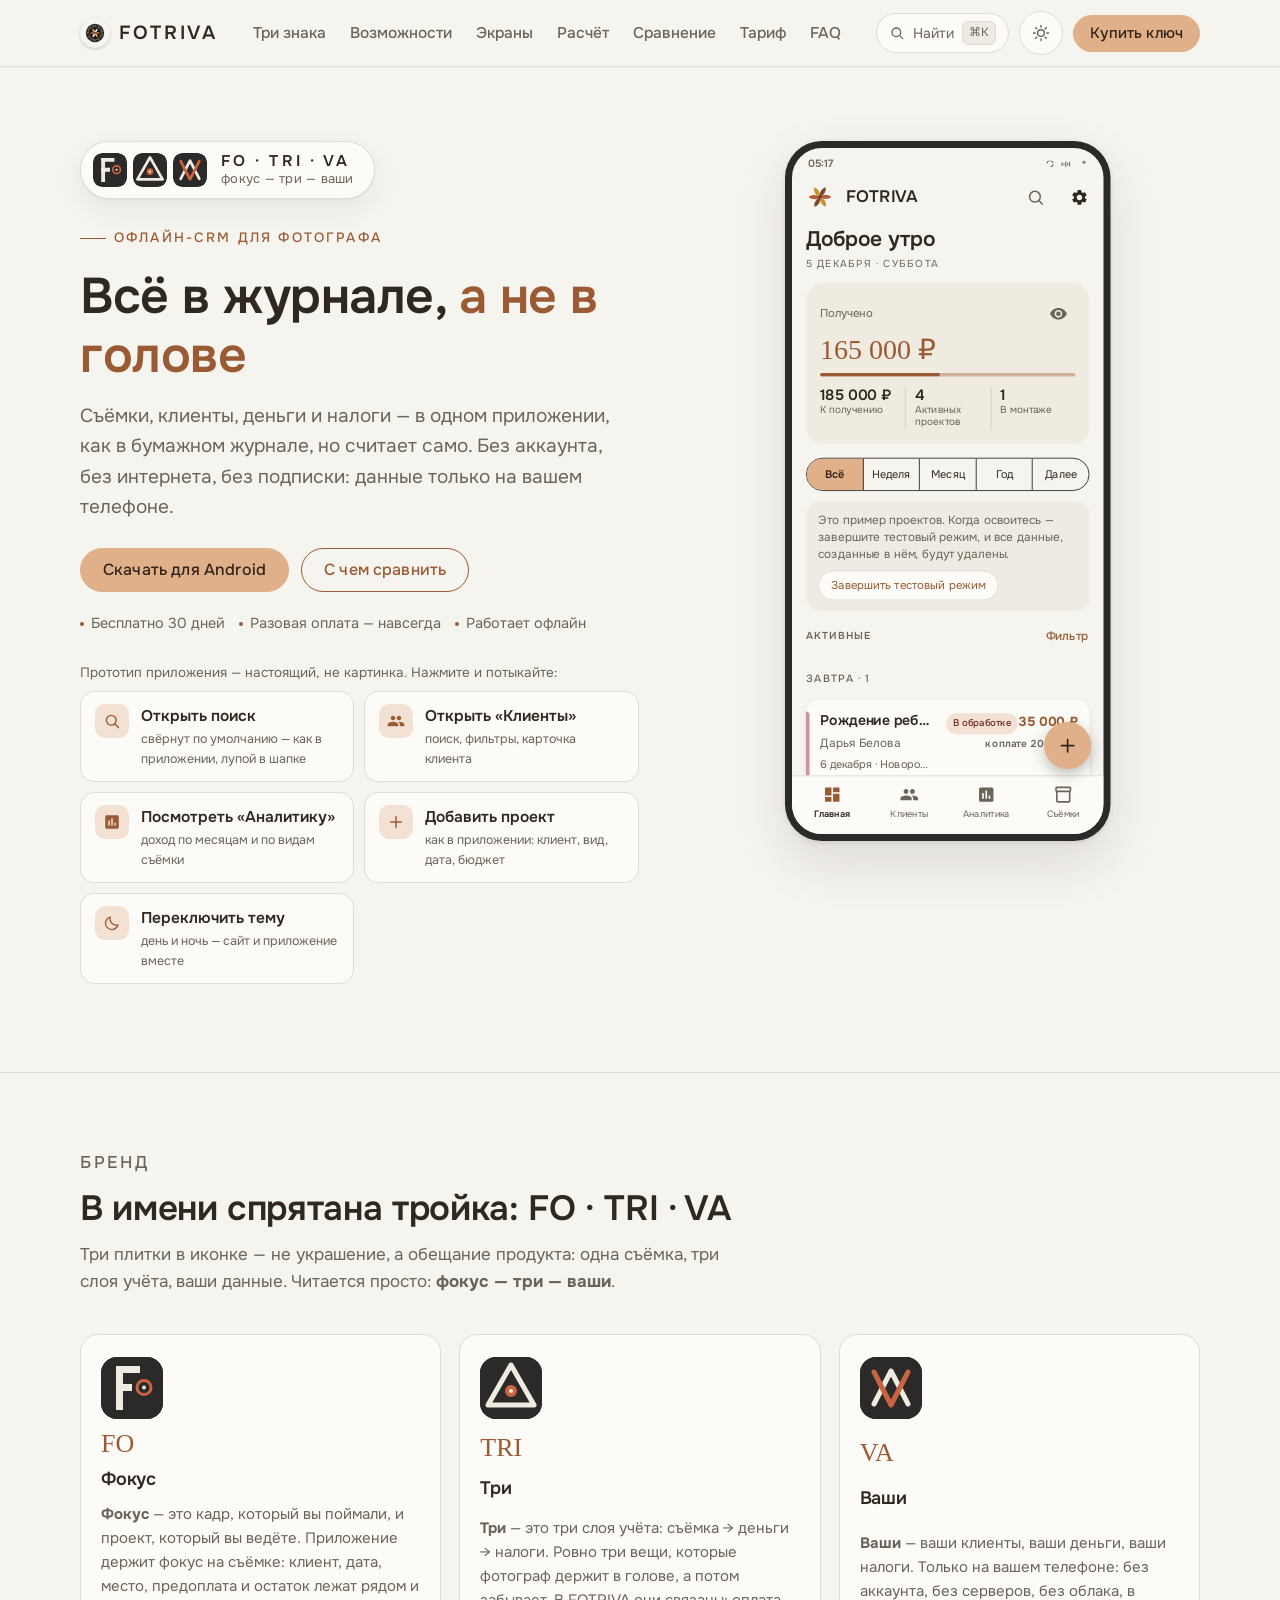
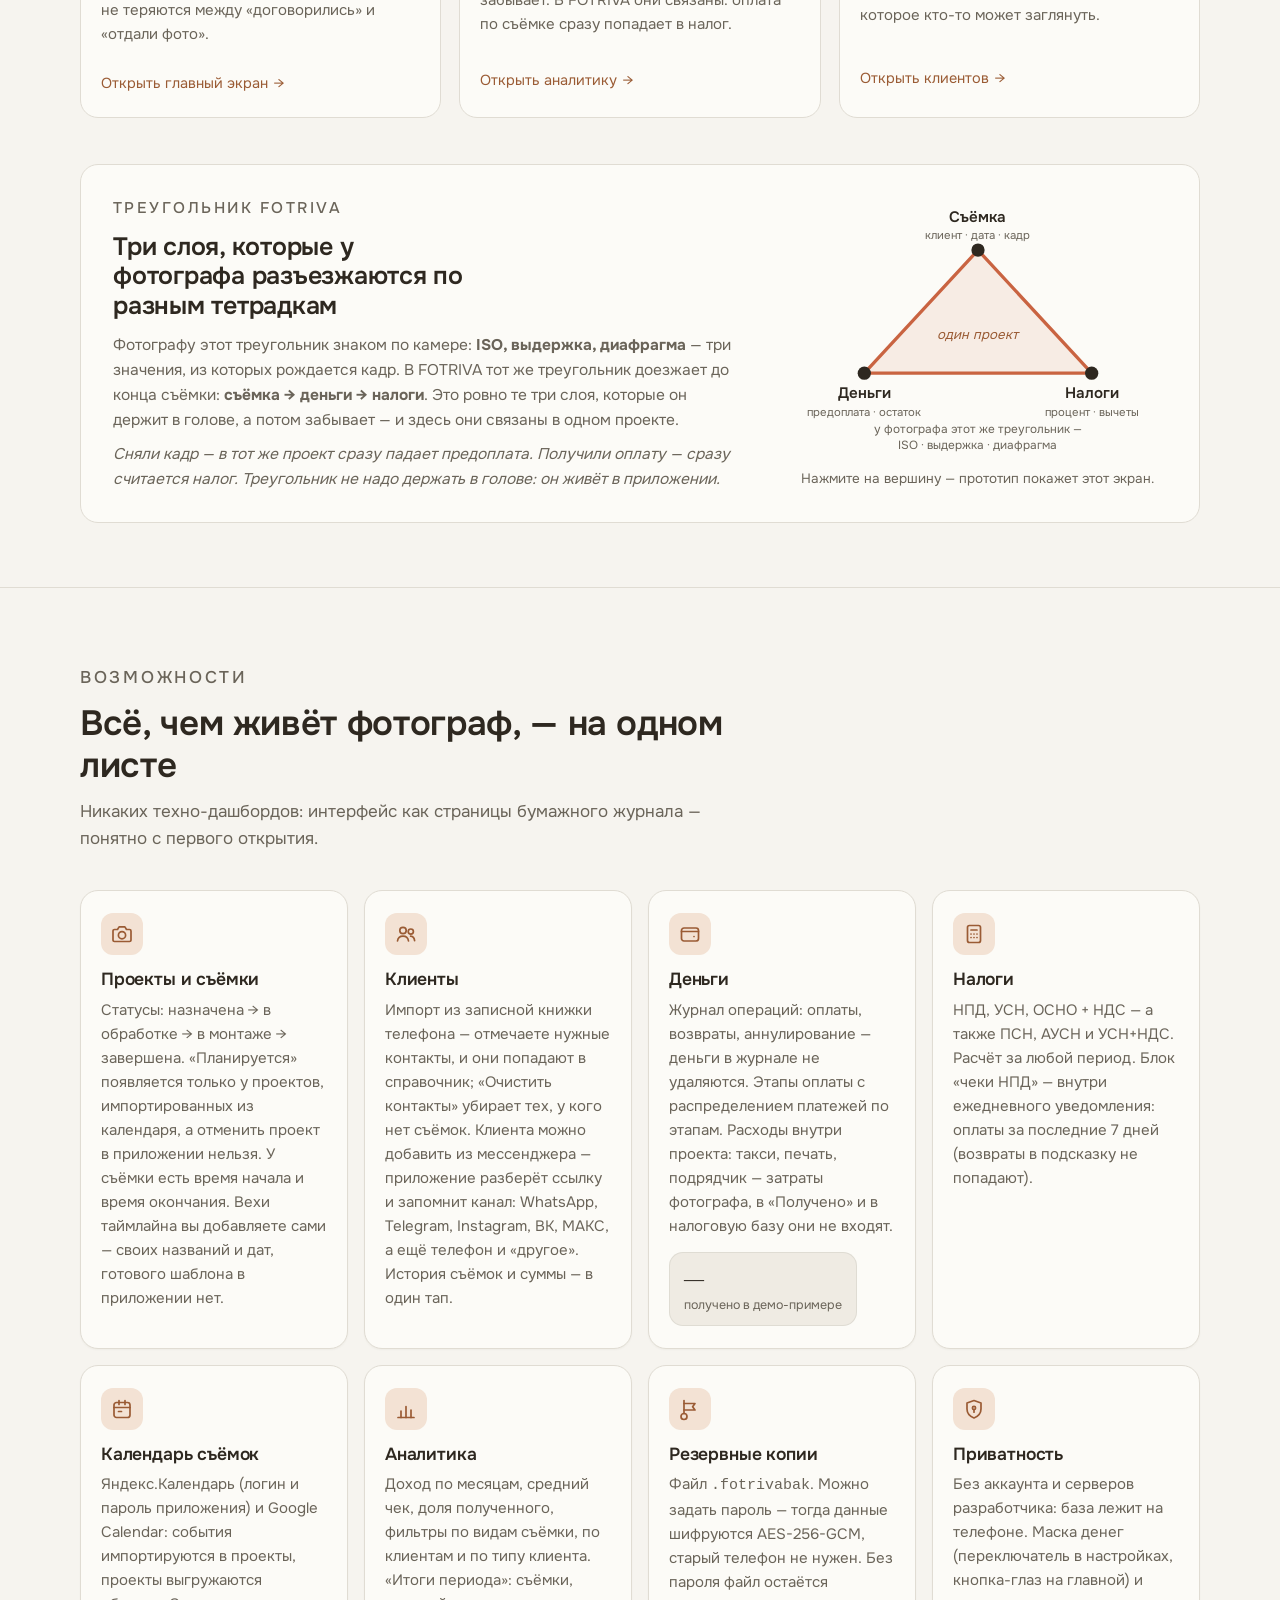
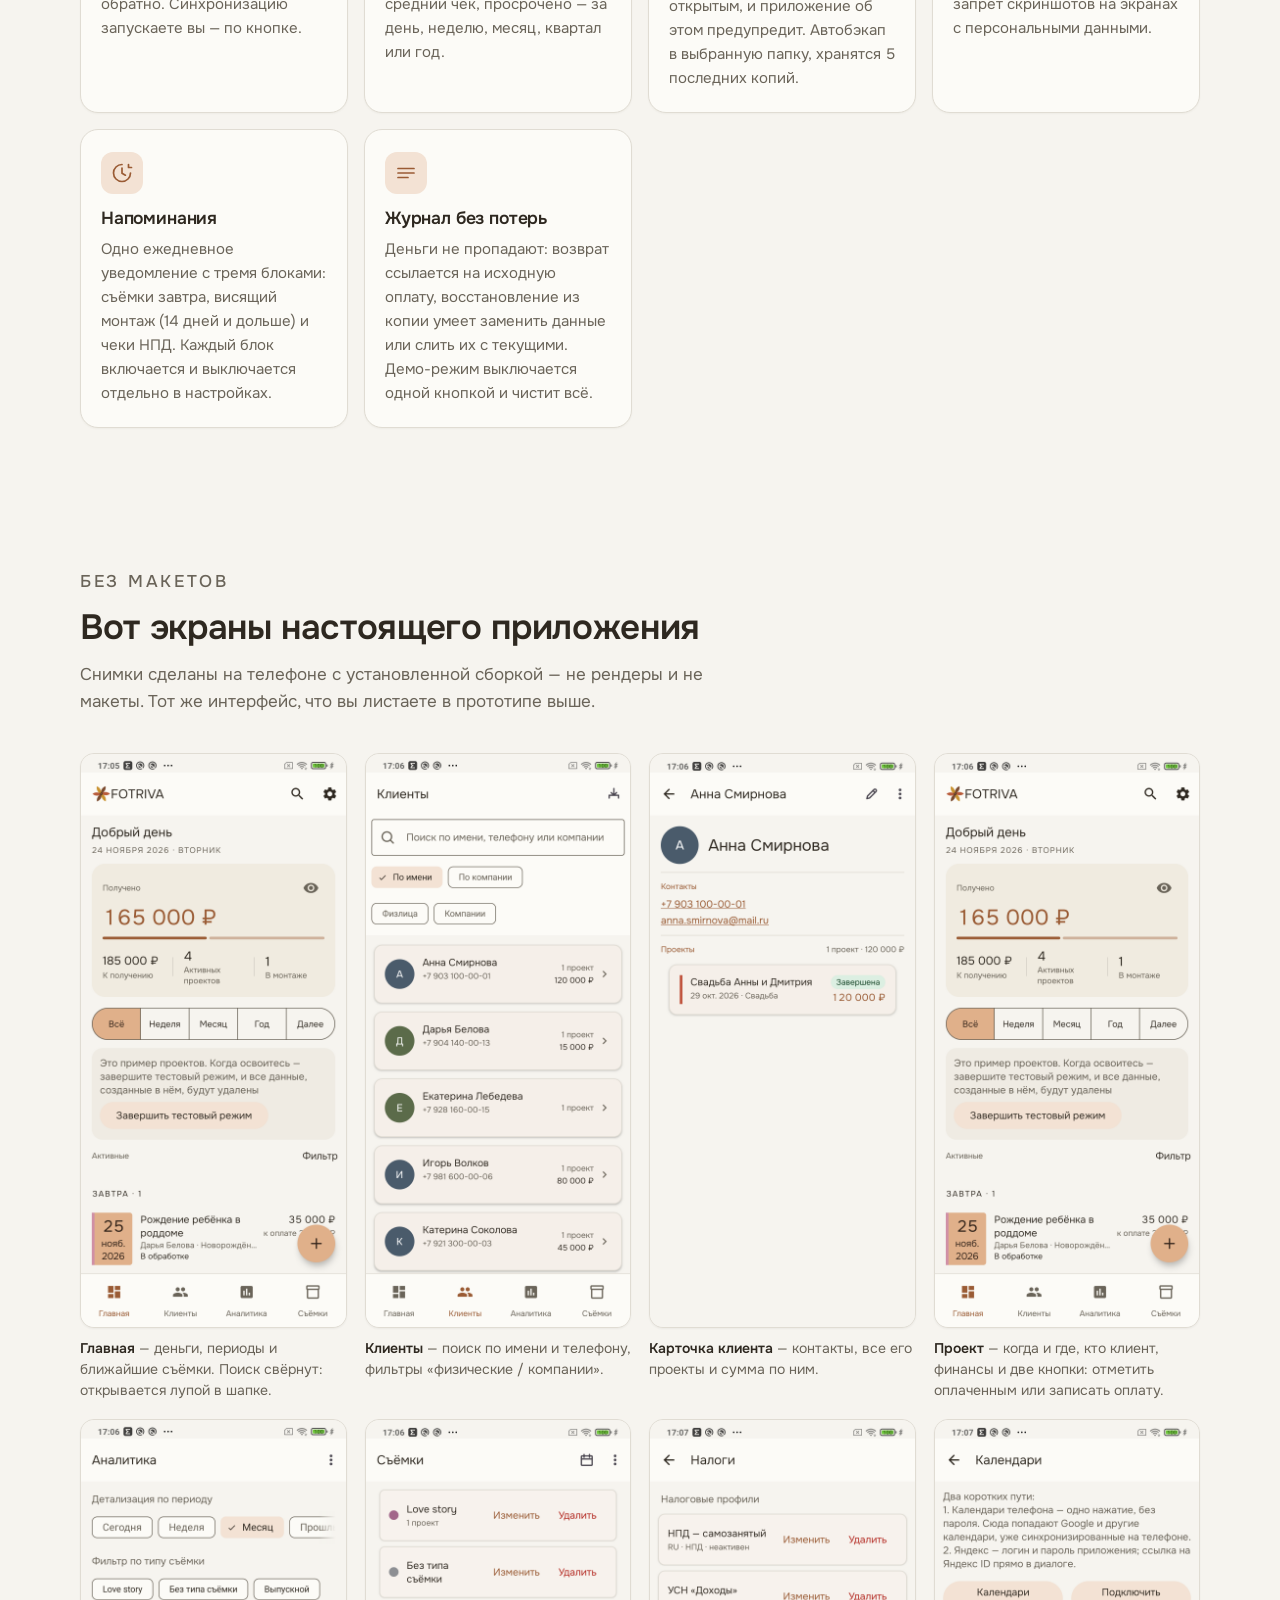
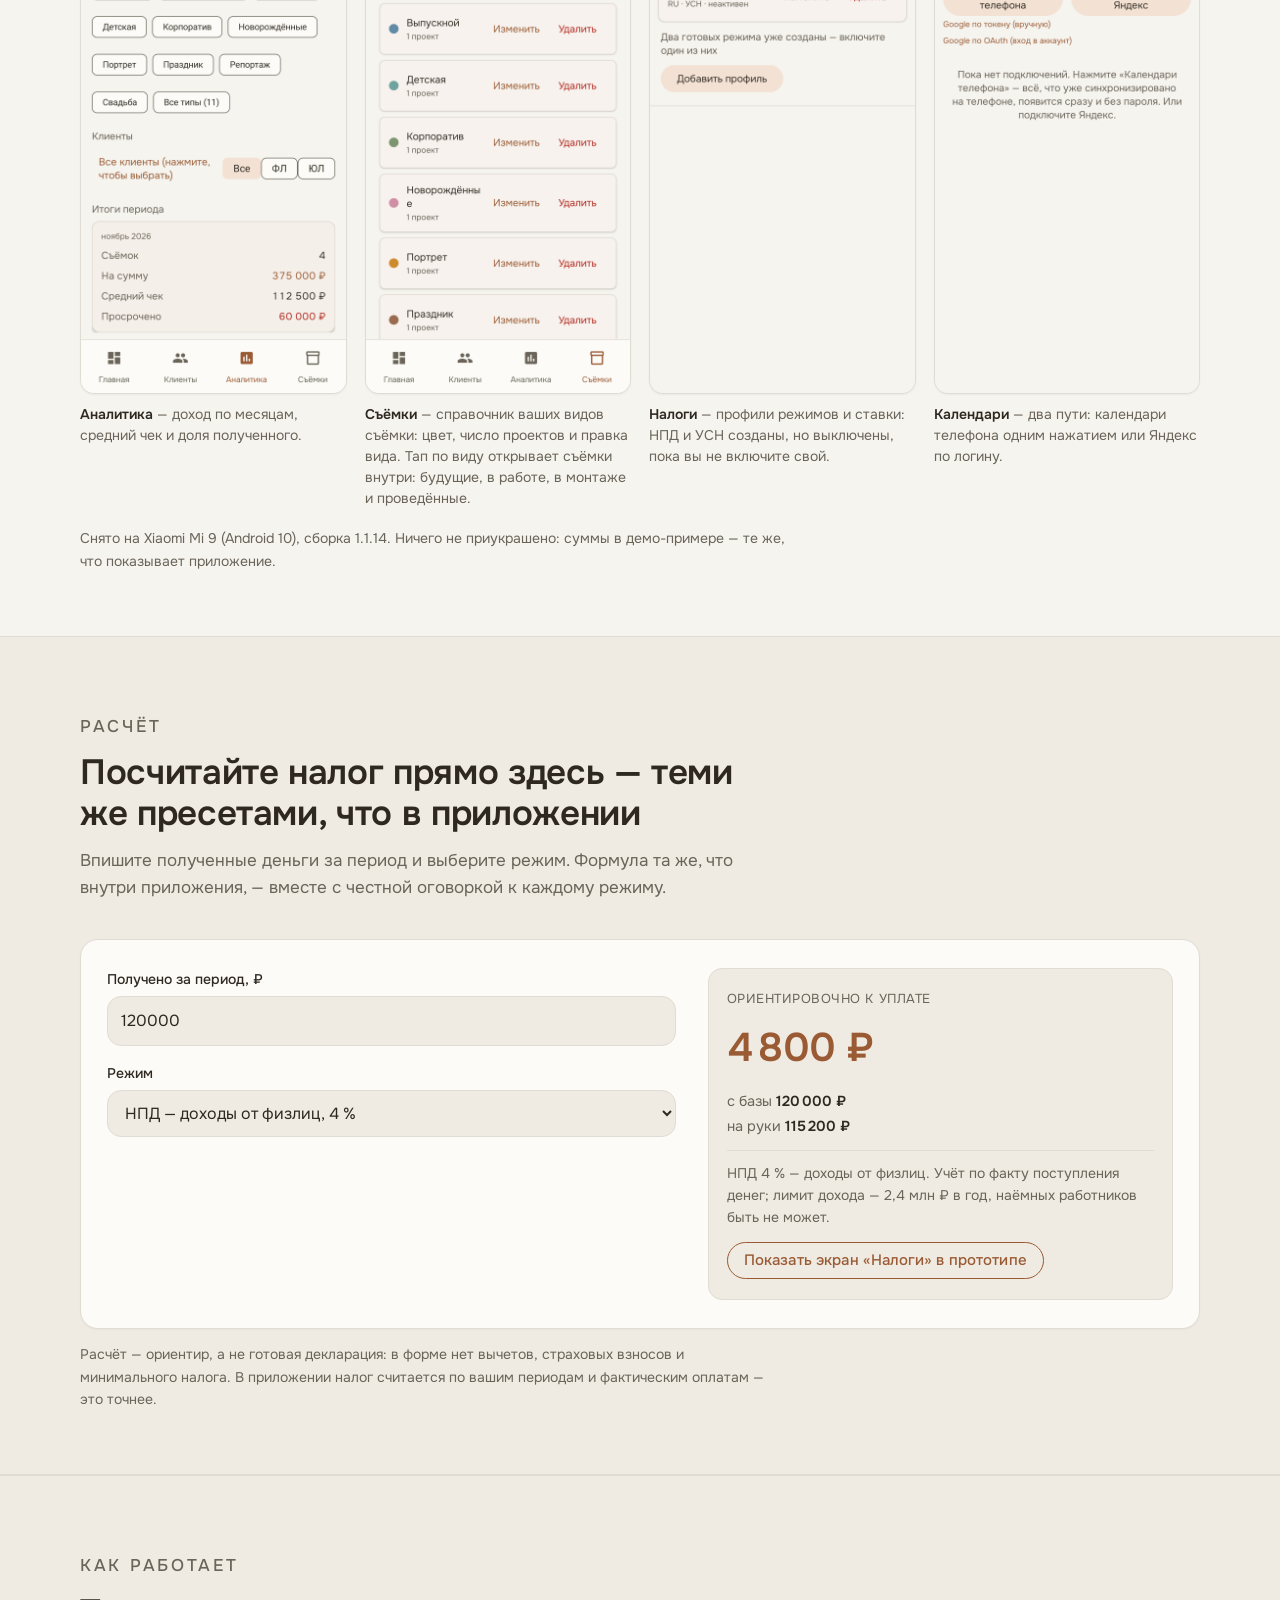
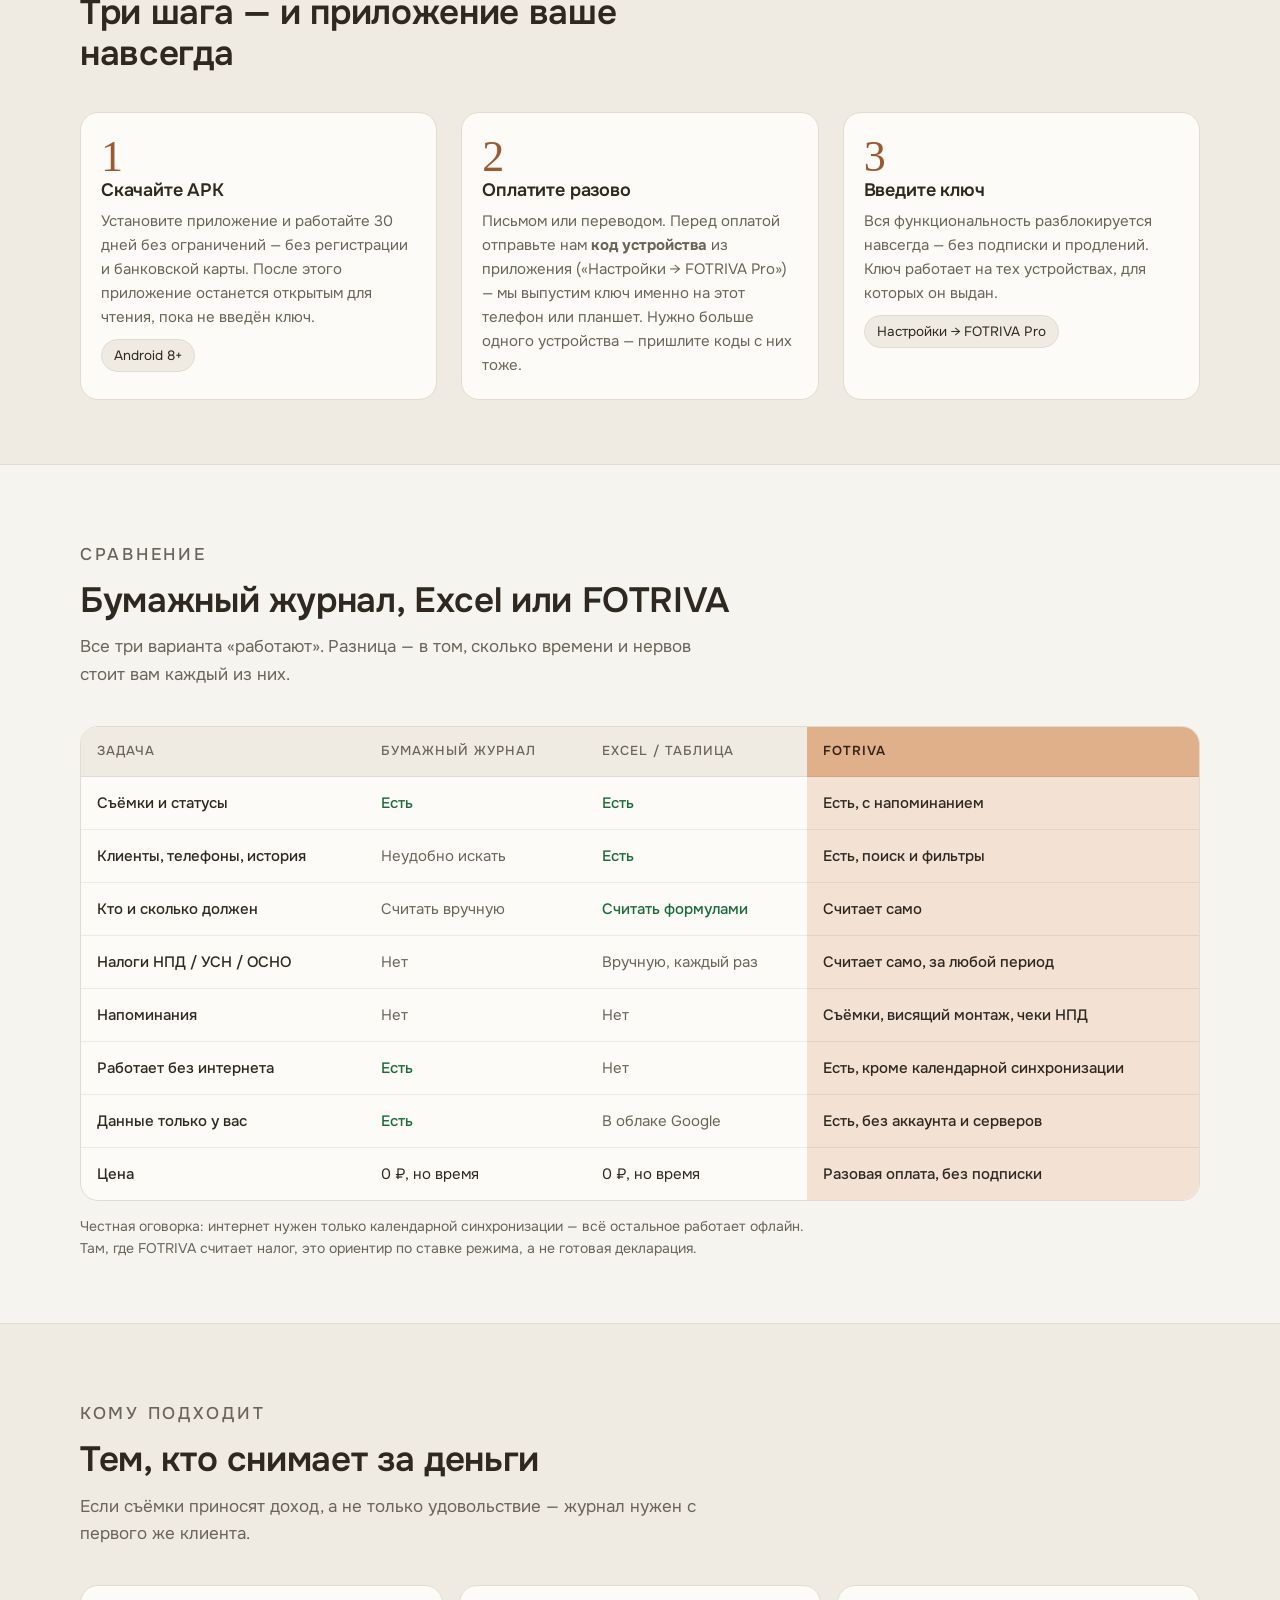
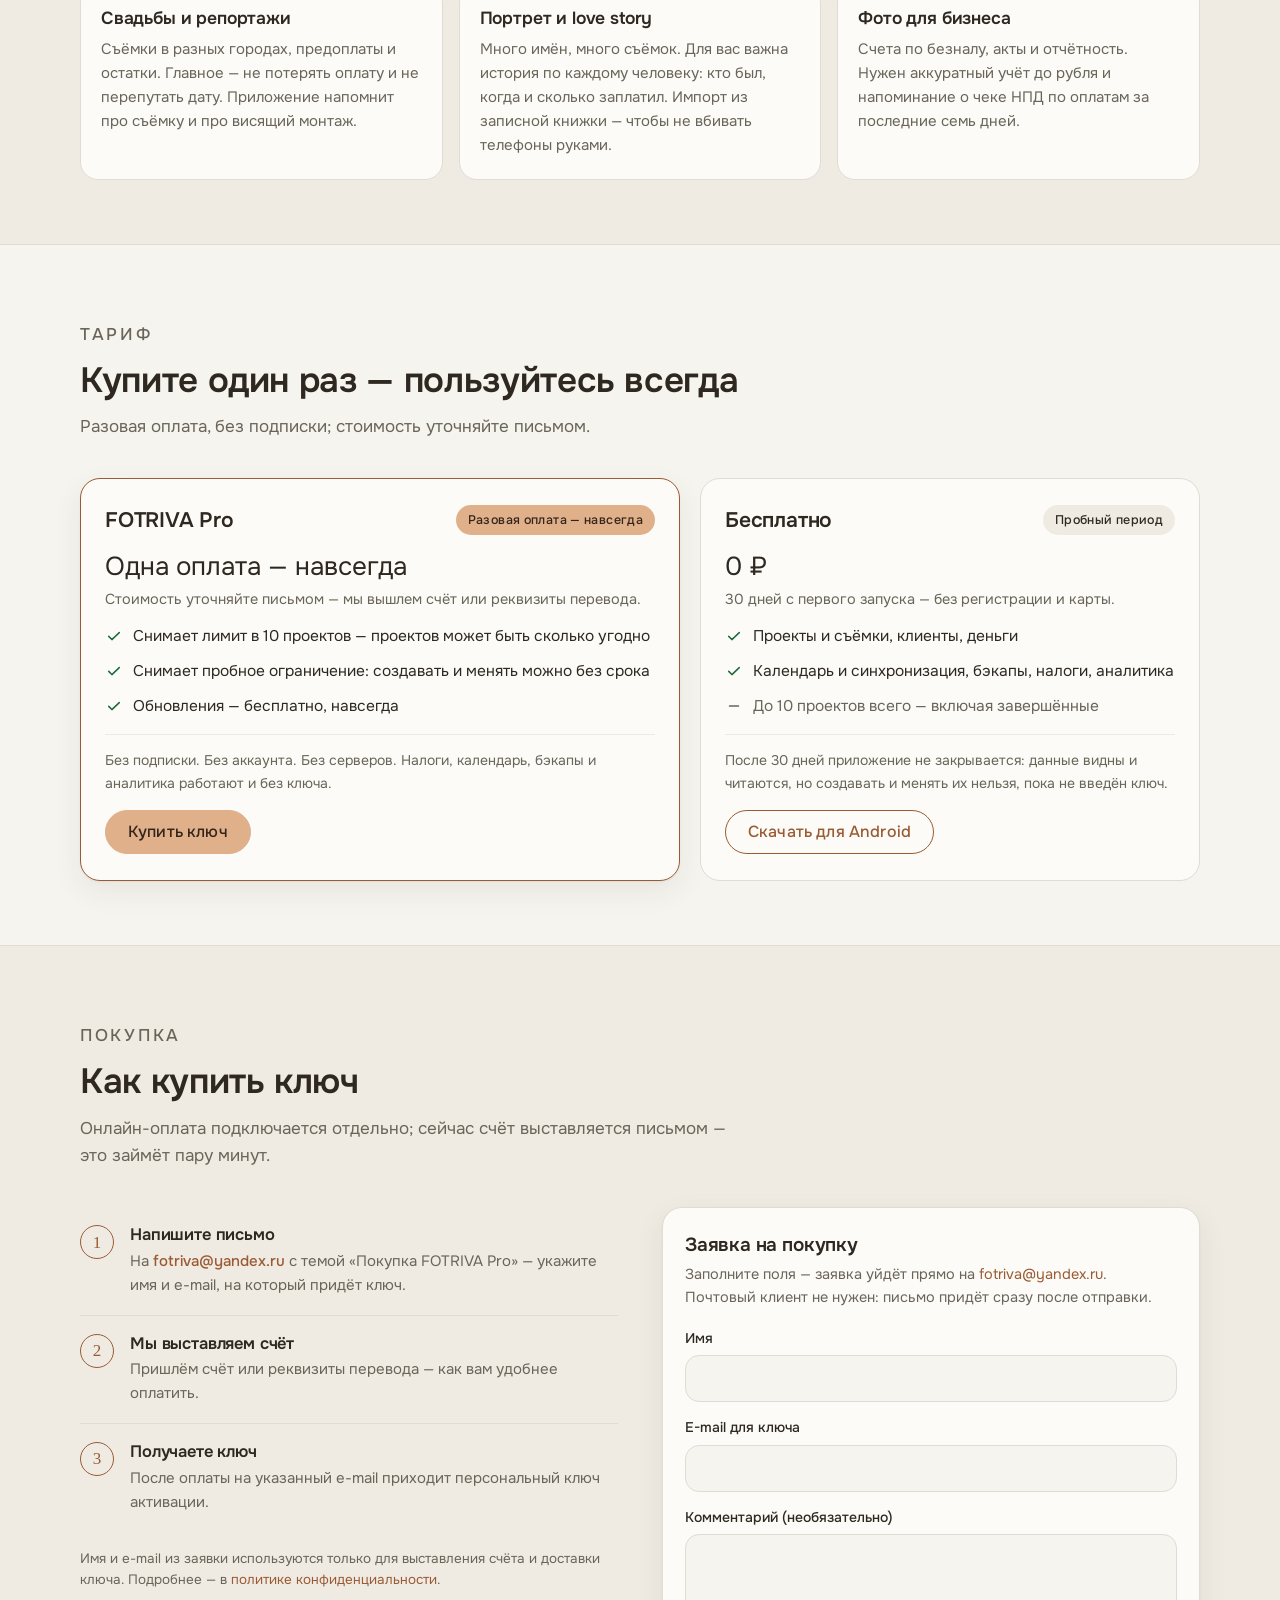
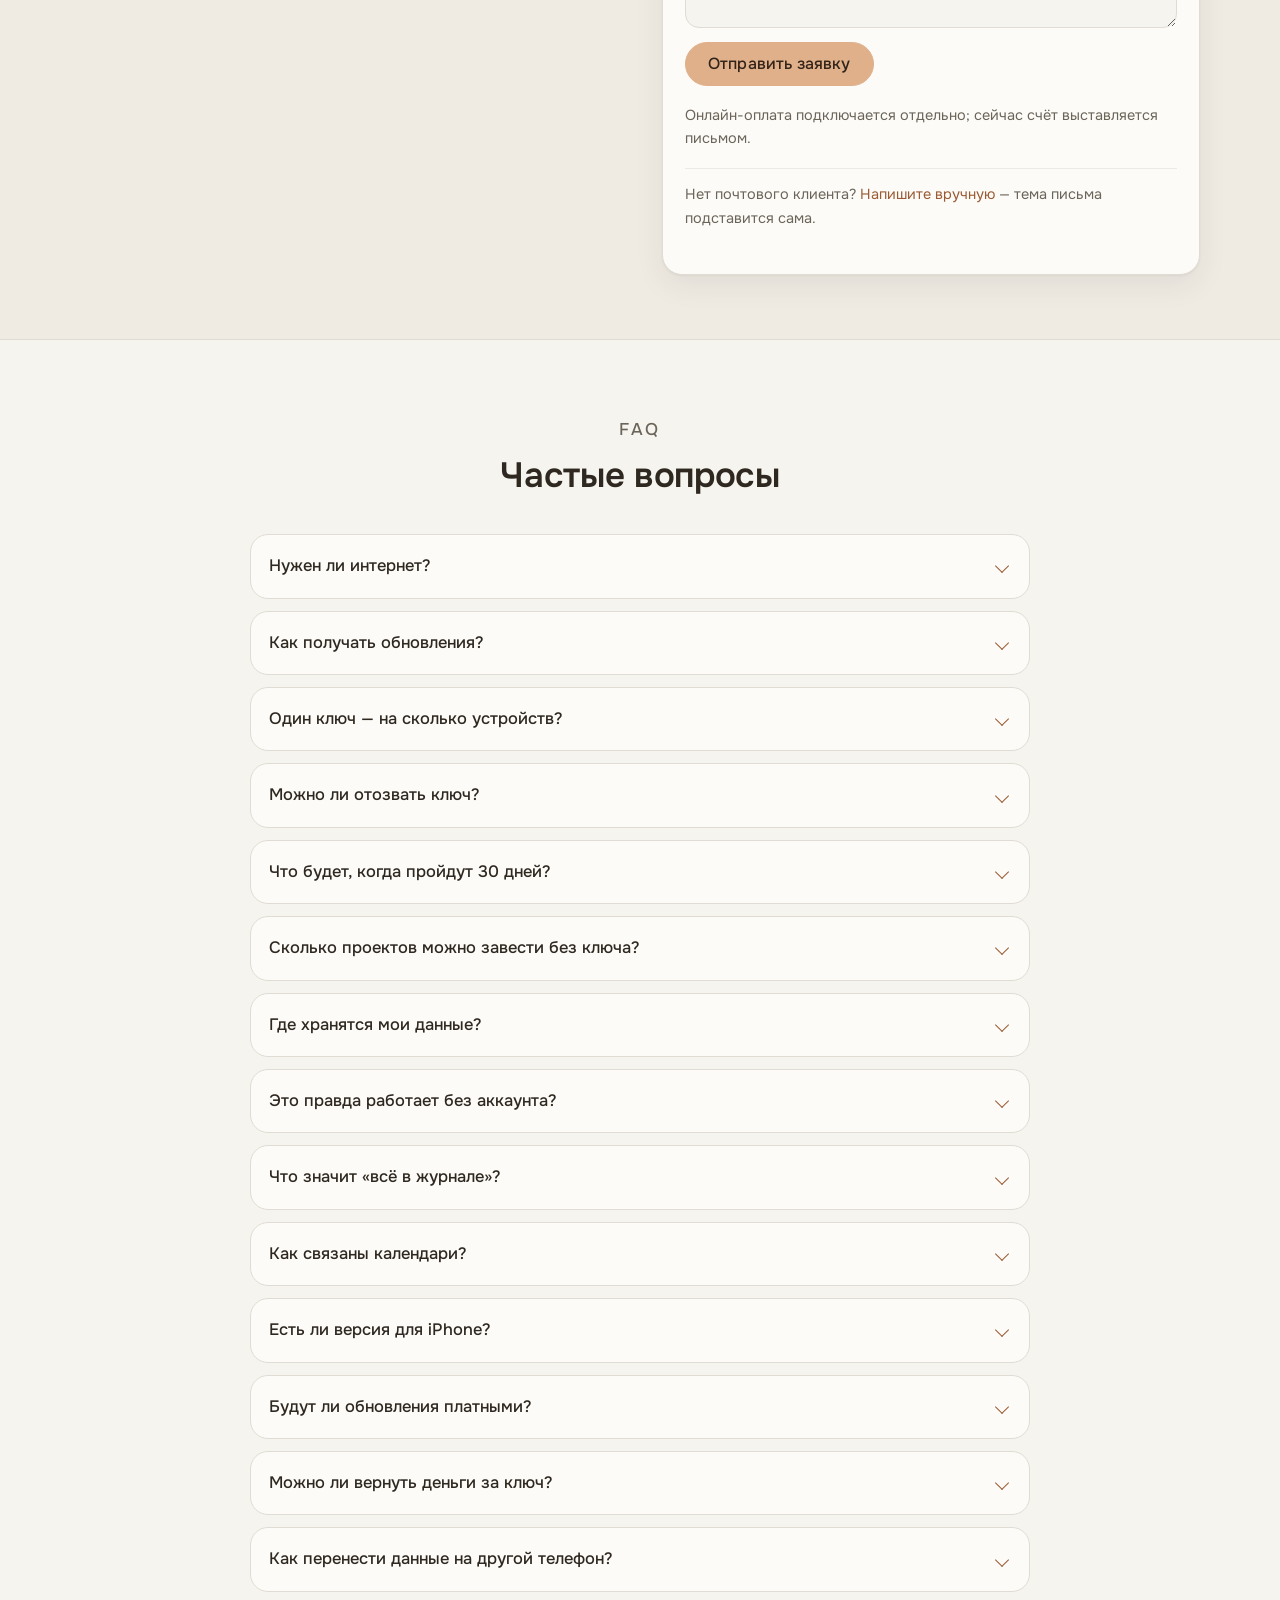
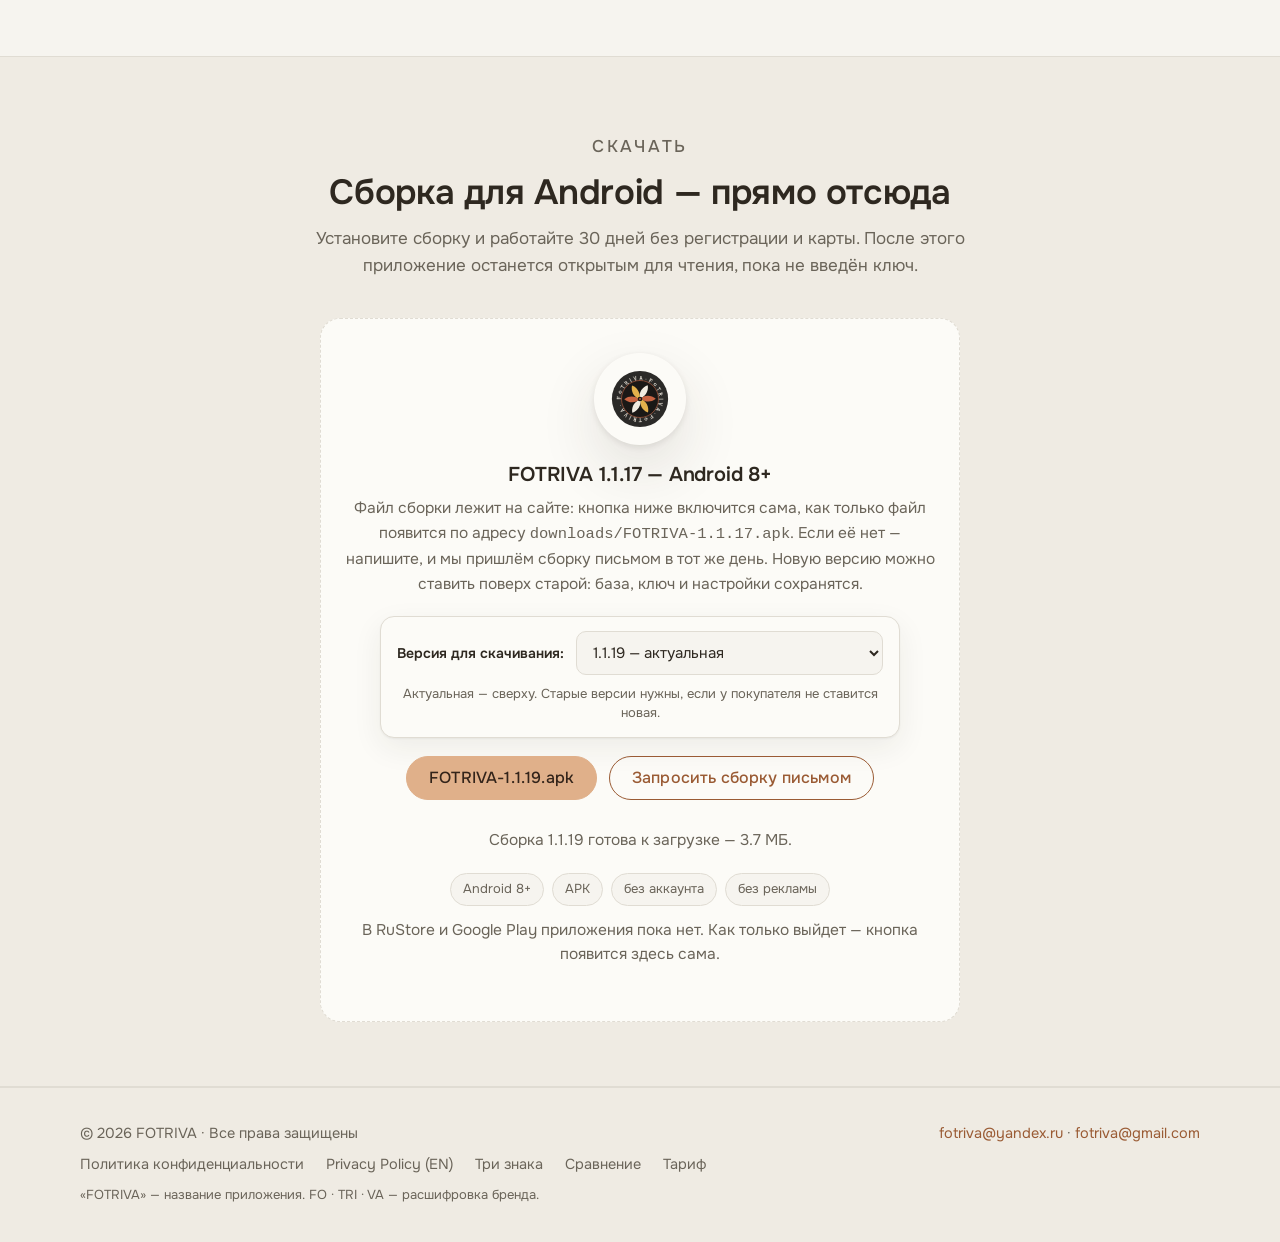
<file: index.html>
<!doctype html>
<html lang="ru" data-theme="day">
<head>
  <meta charset="utf-8">
  <meta name="viewport" content="width=device-width, initial-scale=1">
  <title>FOTRIVA — всё в журнале, а не в голове: съёмки, клиенты, деньги, налоги</title>
  <meta name="description" content="FOTRIVA — офлайн-CRM для самозанятого фотографа: расписание съёмок, клиенты, оплаты и налоги в одном приложении. Без аккаунта и серверов, данные только на телефоне. Бесплатно 30 дней, разовая оплата — навсегда.">
  <meta property="og:type" content="website">
  <meta property="og:site_name" content="FOTRIVA">
  <meta property="og:title" content="FOTRIVA — всё в журнале, а не в голове">
  <meta property="og:description" content="Расписание, клиенты, оплаты и налоги — бумажный журнал и Excel в одном приложении. Без аккаунта, без интернета, данные только на вашем телефоне. Android 8+.">
  <meta property="og:locale" content="ru_RU">
  <link rel="icon" type="image/svg+xml" href="assets/favicon.svg">
  <link rel="preconnect" href="https://fonts.googleapis.com">
  <link rel="preconnect" href="https://fonts.gstatic.com" crossorigin>
  <link rel="stylesheet" href="https://fonts.googleapis.com/css2?family=Onest:wght@400;500;600&amp;display=swap">
  <link rel="stylesheet" href="assets/style.css?v=6">
  <link rel="stylesheet" href="assets/app.css?v=6">
</head>
<body id="top">

  <a class="skip-link" href="#main">Перейти к содержимому</a>

  
  <header class="site-header">
    <div class="container header-inner">
      <a class="wordmark" href="#top" aria-label="FOTRIVA — на главную">
        <img class="wordmark-ico" src="assets/app-icon.svg" width="30" height="30" alt="" aria-hidden="true">
        FOTRIVA
      </a>

      <nav class="nav" id="site-nav" aria-label="Разделы страницы">
        <a href="#marks">Три знака</a>
        <a href="#features">Возможности</a>
        <a href="#screens">Экраны</a>
        <a href="#calc">Расчёт</a>
        <a href="#compare">Сравнение</a>
        <a href="#tariff">Тариф</a>
        <a href="#faq">FAQ</a>
      </nav>

      <div class="header-actions">
        <button class="cmdk-trigger" id="cmdk-trigger" type="button" aria-label="Поиск по сайту">
          <svg width="16" height="16" viewBox="0 0 24 24" fill="none" stroke="currentColor" stroke-width="1.9" stroke-linecap="round" aria-hidden="true"><circle cx="11" cy="11" r="6.5"/><path d="M16 16l4.5 4.5"/></svg>
          <span class="cmdk-trigger-label">Найти</span>
          <kbd class="cmdk-trigger-kbd">⌘K</kbd>
        </button>
        <button class="theme-toggle" id="theme-toggle" type="button" aria-label="Включить ночную тему" aria-pressed="false">
          <svg class="ico-sun" width="20" height="20" viewBox="0 0 24 24" fill="none" stroke="currentColor" stroke-width="1.7" stroke-linecap="round" aria-hidden="true"><circle cx="12" cy="12" r="4"/><path d="M12 3v2M12 19v2M3 12h2M19 12h2M5.6 5.6l1.4 1.4M17 17l1.4 1.4M18.4 5.6 17 7M7 17l-1.4 1.4"/></svg>
          <svg class="ico-moon" width="20" height="20" viewBox="0 0 24 24" fill="none" stroke="currentColor" stroke-width="1.7" stroke-linecap="round" stroke-linejoin="round" aria-hidden="true"><path d="M20 14.5A8.5 8.5 0 0 1 9.5 4a8.5 8.5 0 1 0 10.5 10.5z"/></svg>
        </button>
        <a class="btn btn-primary btn-sm header-cta" href="#buy">Купить ключ</a>
        <button class="nav-toggle" id="nav-toggle" type="button" aria-label="Открыть меню" aria-expanded="false" aria-controls="site-nav">
          <svg width="22" height="22" viewBox="0 0 24 24" fill="none" stroke="currentColor" stroke-width="1.8" stroke-linecap="round" aria-hidden="true"><path d="M4 7h16M4 12h16M4 17h16"/></svg>
        </button>
      </div>
    </div>
  </header>

  <main id="main">

    
    <section class="hero" aria-label="FOTRIVA — офлайн-CRM для фотографа">
      <div class="container hero-grid">
        <div class="hero-copy">
          
          <div class="slogan-lockup">
            <span class="marks" aria-hidden="true">
              <svg viewBox="0 0 62 62">
                <rect width="62" height="62" rx="16" fill="#2B2A28"/>
                <path d="M15,9 L22,9 L22,53 L15,53 Z" fill="#F0EBE0"/>
                <path d="M15,9 L39,9 L39,16 L15,16 Z" fill="#F0EBE0"/>
                <path d="M15,27 L31,27 L31,34 L15,34 Z" fill="#F0EBE0"/>
                <circle cx="43" cy="30.5" r="7" fill="none" stroke="#C96442" stroke-width="3"/>
                <circle cx="43" cy="30.5" r="2" fill="#F0EBE0"/>
              </svg>
              <svg viewBox="0 0 62 62">
                <rect width="62" height="62" rx="16" fill="#2B2A28"/>
                <path d="M31,8 L54,48 L8,48 Z" fill="none" stroke="#F0EBE0" stroke-width="5" stroke-linejoin="round"/>
                <circle cx="31" cy="34" r="6" fill="#C96442"/>
                <circle cx="31" cy="34" r="2" fill="#F0EBE0"/>
              </svg>
              <svg viewBox="0 0 62 62">
                <rect width="62" height="62" rx="16" fill="#2B2A28"/>
                <path d="M14,47 L31,14 L48,47" fill="none" stroke="#F0EBE0" stroke-width="5" stroke-linecap="round" stroke-linejoin="round"/>
                <path d="M14,15 L31,48 L48,15" fill="none" stroke="#C96442" stroke-width="5" stroke-linecap="round" stroke-linejoin="round"/>
              </svg>
            </span>
            <span class="slogan-text">
              <b>FO · TRI · VA</b>
              <span>фокус — три — ваши</span>
            </span>
          </div>

          <p class="hero-kicker">Офлайн-CRM для фотографа</p>
          <h1>Всё в журнале, <em>а не в голове</em></h1>
          <p class="hero-sub">
            Съёмки, клиенты, деньги и налоги — в одном приложении, как в бумажном журнале,
            но считает само. Без аккаунта, без интернета, без подписки: данные только на вашем телефоне.
          </p>

          <div class="hero-actions">
            <a class="btn btn-primary" href="#download">Скачать для Android</a>
            <a class="btn btn-ghost" href="#compare">С чем сравнить</a>
          </div>

          <p class="hero-trust">
            <span>Бесплатно 30 дней</span>
            <span>Разовая оплата — навсегда</span>
            <span>Работает офлайн</span>
          </p>

          <div class="demo-actions">
            <p class="demo-guide">Прототип приложения — настоящий, не картинка. Нажмите и потыкайте:</p>
            <button class="demo-btn" type="button" data-demo="search">
              <span class="demo-btn-ico">
                <svg width="18" height="18" viewBox="0 0 24 24" fill="none" stroke="currentColor" stroke-width="1.9" stroke-linecap="round" aria-hidden="true"><circle cx="11" cy="11" r="6.5"/><path d="M16 16l4.5 4.5"/></svg>
              </span>
              <span><b>Открыть поиск</b><small>свёрнут по умолчанию — как в приложении, лупой в шапке</small></span>
            </button>
            <button class="demo-btn" type="button" data-demo="clients">
              <span class="demo-btn-ico">
                <svg width="18" height="18" viewBox="0 0 24 24" fill="currentColor" aria-hidden="true"><path d="M16,11c1.66,0 2.99-1.34 2.99-3S17.66,5 16,5c-1.66,0-3,1.34-3,3s1.34,3 3,3zm-8,0c1.66,0 2.99-1.34 2.99-3S9.66,5 8,5C6.34,5 5,6.34 5,8s1.34,3 3,3zm0,2c-2.33,0-7,1.17-7,3.5V19h14v-2.5c0-2.33-4.67-3.5-7-3.5zm8,0c-0.29,0-0.62,0.02-0.97,0.05c1.16,0.84 1.97,1.97 1.97,3.45V19h6v-2.5c0-2.33-4.67-3.5-7-3.5z"/></svg>
              </span>
              <span><b>Открыть «Клиенты»</b><small>поиск, фильтры, карточка клиента</small></span>
            </button>
            <button class="demo-btn" type="button" data-demo="analytics">
              <span class="demo-btn-ico">
                <svg width="18" height="18" viewBox="0 0 24 24" fill="currentColor" aria-hidden="true"><path d="M19,3H5C3.9,3 3,3.9 3,5v14c0,1.1 0.9,2 2,2h14c1.1,0 2,-0.9 2,-2V5C21,3.9 20.1,3 19,3zM9,17H7v-7h2V17zM13,17h-2V7h2V17zM17,17h-2v-4h2V17z"/></svg>
              </span>
              <span><b>Посмотреть «Аналитику»</b><small>доход по месяцам и по видам съёмки</small></span>
            </button>
            <button class="demo-btn" type="button" data-demo="new">
              <span class="demo-btn-ico">
                <svg width="18" height="18" viewBox="0 0 24 24" fill="none" stroke="currentColor" stroke-width="2" stroke-linecap="round" aria-hidden="true"><path d="M12 5v14M5 12h14"/></svg>
              </span>
              <span><b>Добавить проект</b><small>как в приложении: клиент, вид, дата, бюджет</small></span>
            </button>
            <button class="demo-btn" type="button" data-demo="theme">
              <span class="demo-btn-ico">
                <svg width="18" height="18" viewBox="0 0 24 24" fill="none" stroke="currentColor" stroke-width="1.7" stroke-linecap="round" stroke-linejoin="round" aria-hidden="true"><path d="M20 14.5A8.5 8.5 0 0 1 9.5 4a8.5 8.5 0 1 0 10.5 10.5z"/></svg>
              </span>
              <span><b>Переключить тему</b><small>день и ночь — сайт и приложение вместе</small></span>
            </button>
          </div>
        </div>

        <div class="hero-device">
          <div id="fotriva-app" aria-label="Интерактивный прототип приложения FOTRIVA"></div>
        </div>
      </div>
    </section>

    
    <section class="section section-alt marks-section" id="marks">
      <div class="container">
        <div class="section-head">
          <p class="kicker">Бренд</p>
          <h2>В имени спрятана тройка: FO · TRI · VA</h2>
          <p>Три плитки в иконке — не украшение, а обещание продукта: одна съёмка, три слоя учёта, ваши данные. Читается просто: <b>фокус — три — ваши</b>.</p>
        </div>

        <div class="marks-grid">
          <article class="mark-card">
            <span class="mark-tile">
              <svg viewBox="0 0 62 62" aria-hidden="true">
                <rect width="62" height="62" rx="16" fill="#2B2A28"/>
                <path d="M15,9 L22,9 L22,53 L15,53 Z" fill="#F0EBE0"/>
                <path d="M15,9 L39,9 L39,16 L15,16 Z" fill="#F0EBE0"/>
                <path d="M15,27 L31,27 L31,34 L15,34 Z" fill="#F0EBE0"/>
                <circle cx="43" cy="30.5" r="7" fill="none" stroke="#C96442" stroke-width="3"/>
                <circle cx="43" cy="30.5" r="2" fill="#F0EBE0"/>
              </svg>
            </span>
            <span class="mark-key">FO</span>
            <h3>Фокус</h3>
            <p><b>Фокус</b> — это кадр, который вы поймали, и проект, который вы ведёте. Приложение держит фокус на съёмке: клиент, дата, место, предоплата и остаток лежат рядом и не теряются между «договорились» и «отдали фото».</p>
            <button class="mark-show" type="button" data-screen="home">Открыть главный экран</button>
          </article>

          <article class="mark-card">
            <span class="mark-tile">
              <svg viewBox="0 0 62 62" aria-hidden="true">
                <rect width="62" height="62" rx="16" fill="#2B2A28"/>
                <path d="M31,8 L54,48 L8,48 Z" fill="none" stroke="#F0EBE0" stroke-width="5" stroke-linejoin="round"/>
                <circle cx="31" cy="34" r="6" fill="#C96442"/>
                <circle cx="31" cy="34" r="2" fill="#F0EBE0"/>
              </svg>
            </span>
            <span class="mark-key">TRI</span>
            <h3>Три</h3>
            <p><b>Три</b> — это три слоя учёта: съёмка → деньги → налоги. Ровно три вещи, которые фотограф держит в голове, а потом забывает. В FOTRIVA они связаны: оплата по съёмке сразу попадает в налог.</p>
            <button class="mark-show" type="button" data-screen="analytics">Открыть аналитику</button>
          </article>

          <article class="mark-card">
            <span class="mark-tile">
              <svg viewBox="0 0 62 62" aria-hidden="true">
                <rect width="62" height="62" rx="16" fill="#2B2A28"/>
                <path d="M14,47 L31,14 L48,47" fill="none" stroke="#F0EBE0" stroke-width="5" stroke-linecap="round" stroke-linejoin="round"/>
                <path d="M14,15 L31,48 L48,15" fill="none" stroke="#C96442" stroke-width="5" stroke-linecap="round" stroke-linejoin="round"/>
              </svg>
            </span>
            <span class="mark-key">VA</span>
            <h3>Ваши</h3>
            <p><b>Ваши</b> — ваши клиенты, ваши деньги, ваши налоги. Только на вашем телефоне: без аккаунта, без серверов, без облака, в которое кто-то может заглянуть.</p>
            <button class="mark-show" type="button" data-screen="clients">Открыть клиентов</button>
          </article>
        </div>

        
        <div class="exposure" id="triangle">
          <div class="exposure-text">
            <p class="kicker">Треугольник FOTRIVA</p>
            <h3>Три слоя, которые у фотографа разъезжаются по разным тетрадкам</h3>
            <p>
              Фотографу этот треугольник знаком по камере: <b>ISO, выдержка, диафрагма</b> — три значения,
              из которых рождается кадр. В FOTRIVA тот же треугольник доезжает до конца съёмки:
              <b>съёмка → деньги → налоги</b>. Это ровно те три слоя, которые он держит в голове,
              а потом забывает — и здесь они связаны в одном проекте.
            </p>
            <p class="exposure-note">
              Сняли кадр — в тот же проект сразу падает предоплата. Получили оплату — сразу считается налог.
              Треугольник не надо держать в голове: он живёт в приложении.
            </p>
          </div>

          <figure class="exposure-fig">
            <svg viewBox="0 0 380 276" role="img" aria-label="Треугольник FOTRIVA: съёмка, деньги и налоги в одном проекте">
              <path d="M190,56 L310,186 L70,186 Z" fill="none" stroke="#C96442" stroke-width="3.5" stroke-linejoin="round"/>
              <path d="M190,56 L310,186 L70,186 Z" fill="rgba(201,100,66,.10)" stroke="none"/>
              <circle cx="190" cy="56" r="7" fill="currentColor" class="exp-vertex" data-screen="home"/>
              <circle cx="70" cy="186" r="7" fill="currentColor" class="exp-vertex" data-screen="analytics"/>
              <circle cx="310" cy="186" r="7" fill="currentColor" class="exp-vertex" data-screen="tax"/>
              <text x="190" y="26" text-anchor="middle" fill="currentColor" font-size="16" font-weight="600" class="exp-vertex" data-screen="home" tabindex="0" role="button">Съёмка</text>
              <text class="exp-sub" x="190" y="44" text-anchor="middle" font-size="12">клиент · дата · кадр</text>
              <text x="70" y="212" text-anchor="middle" fill="currentColor" font-size="16" font-weight="600" class="exp-vertex" data-screen="analytics" tabindex="0" role="button">Деньги</text>
              <text class="exp-sub" x="70" y="231" text-anchor="middle" font-size="12">предоплата · остаток</text>
              <text x="310" y="212" text-anchor="middle" fill="currentColor" font-size="16" font-weight="600" class="exp-vertex" data-screen="tax" tabindex="0" role="button">Налоги</text>
              <text class="exp-sub" x="310" y="231" text-anchor="middle" font-size="12">процент · вычеты</text>
              <text class="exp-center" x="190" y="150" text-anchor="middle" font-size="14">один проект</text>
              <text class="exp-cap" x="190" y="249" text-anchor="middle" font-size="12.5">у фотографа этот же треугольник —</text>
              <text class="exp-cap" x="190" y="266" text-anchor="middle" font-size="12.5">ISO · выдержка · диафрагма</text>
            </svg>
            <figcaption class="exposure-hint">Нажмите на вершину — прототип покажет этот экран.</figcaption>
          </figure>
        </div>
      </div>
    </section>

    
    <section class="section" id="features">
      <div class="container">
        <div class="section-head">
          <p class="kicker">Возможности</p>
          <h2>Всё, чем живёт фотограф, — на одном листе</h2>
          <p>Никаких техно-дашбордов: интерфейс как страницы бумажного журнала — понятно с первого открытия.</p>
        </div>

        <div class="features-grid">
          <article class="feature-card">
            <span class="feature-ico">
              <svg width="24" height="24" viewBox="0 0 24 24" fill="none" stroke="currentColor" stroke-width="1.7" stroke-linecap="round" stroke-linejoin="round" aria-hidden="true"><path d="M4.5 7.5h3l1.6-2.6h5.8l1.6 2.6h3A1.5 1.5 0 0 1 21 9v9a1.5 1.5 0 0 1-1.5 1.5h-15A1.5 1.5 0 0 1 3 18V9a1.5 1.5 0 0 1 1.5-1.5Z"/><circle cx="12" cy="13.2" r="3.6"/></svg>
            </span>
            <h3>Проекты и съёмки</h3>
            <p>Статусы: назначена → в обработке → в монтаже → завершена. «Планируется» появляется только у проектов, импортированных из календаря, а отменить проект в приложении нельзя. У съёмки есть время начала и время окончания. Вехи таймлайна вы добавляете сами — своих названий и дат, готового шаблона в приложении нет.</p>
          </article>

          <article class="feature-card">
            <span class="feature-ico">
              <svg width="24" height="24" viewBox="0 0 24 24" fill="none" stroke="currentColor" stroke-width="1.7" stroke-linecap="round" stroke-linejoin="round" aria-hidden="true"><circle cx="9" cy="8.5" r="3.2"/><path d="M3.5 19c.4-3.1 2.6-4.9 5.5-4.9s5.1 1.8 5.5 4.9"/><circle cx="16.8" cy="9.6" r="2.6"/><path d="M16.6 14.2c2.3.3 3.7 1.9 4 4.4"/></svg>
            </span>
            <h3>Клиенты</h3>
            <p>Импорт из записной книжки телефона — отмечаете нужные контакты, и они попадают в справочник; «Очистить контакты» убирает тех, у кого нет съёмок. Клиента можно добавить из мессенджера — приложение разберёт ссылку и запомнит канал: WhatsApp, Telegram, Instagram, ВК, МАКС, а ещё телефон и «другое». История съёмок и суммы — в один тап.</p>
          </article>

          <article class="feature-card">
            <span class="feature-ico">
              <svg width="24" height="24" viewBox="0 0 24 24" fill="none" stroke="currentColor" stroke-width="1.7" stroke-linecap="round" stroke-linejoin="round" aria-hidden="true"><rect x="3.5" y="6" width="17" height="13" rx="2.5"/><path d="M3.5 9.5h17"/><path d="M16 14.5h.01"/></svg>
            </span>
            <h3>Деньги</h3>
            <p>Журнал операций: оплаты, возвраты, аннулирование — деньги в журнале не удаляются. Этапы оплаты с распределением платежей по этапам. Расходы внутри проекта: такси, печать, подрядчик — затраты фотографа, в «Получено» и в налоговую базу они не входят.</p>
            <div class="feature-amount">
              <span class="money" data-money-demo>—</span>
              <small>получено в демо-примере</small>
            </div>
          </article>

          <article class="feature-card">
            <span class="feature-ico">
              <svg width="24" height="24" viewBox="0 0 24 24" fill="none" stroke="currentColor" stroke-width="1.7" stroke-linecap="round" stroke-linejoin="round" aria-hidden="true"><rect x="5.5" y="3.5" width="13" height="17" rx="2"/><path d="M9 8h6"/><path d="M9.01 12h.01M12 12h.01M14.99 12h.01M9.01 15.5h.01M12 15.5h.01M14.99 15.5h.01"/></svg>
            </span>
            <h3>Налоги</h3>
            <p>НПД, УСН, ОСНО + НДС — а также ПСН, АУСН и УСН+НДС. Расчёт за любой период. Блок «чеки НПД» — внутри ежедневного уведомления: оплаты за последние 7 дней (возвраты в подсказку не попадают).</p>
          </article>

          <article class="feature-card">
            <span class="feature-ico">
              <svg width="24" height="24" viewBox="0 0 24 24" fill="none" stroke="currentColor" stroke-width="1.7" stroke-linecap="round" stroke-linejoin="round" aria-hidden="true"><rect x="4" y="5.5" width="16" height="15" rx="2.5"/><path d="M4 10.5h16"/><path d="M9 3.5v4M15 3.5v4"/><path d="M8.5 14.5h3"/></svg>
            </span>
            <h3>Календарь съёмок</h3>
            <p>Яндекс.Календарь (логин и пароль приложения) и Google Calendar: события импортируются в проекты, проекты выгружаются обратно. Синхронизацию запускаете вы — по кнопке.</p>
          </article>

          <article class="feature-card">
            <span class="feature-ico">
              <svg width="24" height="24" viewBox="0 0 24 24" fill="none" stroke="currentColor" stroke-width="1.7" stroke-linecap="round" stroke-linejoin="round" aria-hidden="true"><path d="M4 20.5h16"/><path d="M7 20.5V14M12 20.5V9.5M17 20.5V13"/></svg>
            </span>
            <h3>Аналитика</h3>
            <p>Доход по месяцам, средний чек, доля полученного, фильтры по видам съёмки, по клиентам и по типу клиента. «Итоги периода»: съёмки, средний чек, просрочено — за день, неделю, месяц, квартал или год.</p>
          </article>

          <article class="feature-card">
            <span class="feature-ico">
              <svg width="24" height="24" viewBox="0 0 24 24" fill="none" stroke="currentColor" stroke-width="1.7" stroke-linecap="round" stroke-linejoin="round" aria-hidden="true"><path d="M6 3.5v13"/><path d="M6 16.5a3 3 0 1 0 0 6 3 3 0 0 0 0-6Z"/><path d="M6 6.5h11l-2.4 3.2L17 13H6"/></svg>
            </span>
            <h3>Резервные копии</h3>
            <p>Файл <code>.fotrivabak</code>. Можно задать пароль — тогда данные шифруются AES-256-GCM, старый телефон не нужен. Без пароля файл остаётся открытым, и приложение об этом предупредит. Автобэкап в выбранную папку, хранятся 5 последних копий.</p>
          </article>

          <article class="feature-card">
            <span class="feature-ico">
              <svg width="24" height="24" viewBox="0 0 24 24" fill="none" stroke="currentColor" stroke-width="1.7" stroke-linecap="round" stroke-linejoin="round" aria-hidden="true"><path d="M12 3.5 19 6v6c0 4.3-2.9 7.3-7 9-4.1-1.7-7-4.7-7-9V6l7-2.5Z"/><circle cx="12" cy="11" r="1.6"/><path d="M12 12.6v2.6"/></svg>
            </span>
            <h3>Приватность</h3>
            <p>Без аккаунта и серверов разработчика: база лежит на телефоне. Маска денег (переключатель в настройках, кнопка-глаз на главной) и запрет скриншотов на экранах с персональными данными.</p>
          </article>

          <article class="feature-card">
            <span class="feature-ico">
              <svg width="24" height="24" viewBox="0 0 24 24" fill="none" stroke="currentColor" stroke-width="1.7" stroke-linecap="round" stroke-linejoin="round" aria-hidden="true"><path d="M12 3.5a8.5 8.5 0 1 0 8.5 8.5"/><path d="M12 7v5.2l3.4 2"/><path d="M18.5 3.5v3h3"/></svg>
            </span>
            <h3>Напоминания</h3>
            <p>Одно ежедневное уведомление с тремя блоками: съёмки завтра, висящий монтаж (14 дней и дольше) и чеки НПД. Каждый блок включается и выключается отдельно в настройках.</p>
          </article>

          <article class="feature-card">
            <span class="feature-ico">
              <svg width="24" height="24" viewBox="0 0 24 24" fill="none" stroke="currentColor" stroke-width="1.7" stroke-linecap="round" stroke-linejoin="round" aria-hidden="true"><path d="M4 7.5h16M4 12h16M4 16.5h10"/></svg>
            </span>
            <h3>Журнал без потерь</h3>
            <p>Деньги не пропадают: возврат ссылается на исходную оплату, восстановление из копии умеет заменить данные или слить их с текущими. Демо-режим выключается одной кнопкой и чистит всё.</p>
          </article>
        </div>
      </div>
    </section>

    
    <section class="section" id="screens">
      <div class="container">
        <div class="section-head">
          <p class="kicker">Без макетов</p>
          <h2>Вот экраны настоящего приложения</h2>
          <p>Снимки сделаны на телефоне с установленной сборкой — не рендеры и не макеты. Тот же интерфейс, что вы листаете в прототипе выше.</p>
        </div>

        <div class="shots">
          <figure class="shot">
            <img src="screenshots/dashboard.png" alt="Главный экран FOTRIVA: карточка денег, периоды и список проектов" loading="lazy" width="1080" height="2340">
            <figcaption><b>Главная</b> — деньги, периоды и ближайшие съёмки. Поиск свёрнут: открывается лупой в шапке.</figcaption>
          </figure>
          <figure class="shot">
            <img src="screenshots/clients.png" alt="Экран клиентов FOTRIVA с поиском и списком клиентов" loading="lazy" width="1080" height="2340">
            <figcaption><b>Клиенты</b> — поиск по имени и телефону, фильтры «физические / компании».</figcaption>
          </figure>
          <figure class="shot">
            <img src="screenshots/client.png" alt="Карточка клиента FOTRIVA: контакты и список его проектов" loading="lazy" width="1080" height="2340">
            <figcaption><b>Карточка клиента</b> — контакты, все его проекты и сумма по ним.</figcaption>
          </figure>
          <figure class="shot">
            <img src="screenshots/project.png" alt="Экран проекта FOTRIVA: дата и место, клиент, финансы и кнопки оплаты" loading="lazy" width="1080" height="2340">
            <figcaption><b>Проект</b> — когда и где, кто клиент, финансы и две кнопки: отметить оплаченным или записать оплату.</figcaption>
          </figure>
          <figure class="shot">
            <img src="screenshots/analytics.png" alt="Экран аналитики FOTRIVA с графиком дохода по месяцам" loading="lazy" width="1080" height="2340">
            <figcaption><b>Аналитика</b> — доход по месяцам, средний чек и доля полученного.</figcaption>
          </figure>
          <figure class="shot">
            <img src="screenshots/shoots.png" alt="Экран съёмок FOTRIVA со справочником видов съёмки" loading="lazy" width="1080" height="2340">
            <figcaption><b>Съёмки</b> — справочник ваших видов съёмки: цвет, число проектов и правка вида. Тап по виду открывает съёмки внутри: будущие, в работе, в монтаже и проведённые.</figcaption>
          </figure>
          <figure class="shot">
            <img src="screenshots/tax.png" alt="Экран налогов FOTRIVA: налоговые профили НПД и УСН" loading="lazy" width="1080" height="2340">
            <figcaption><b>Налоги</b> — профили режимов и ставки: НПД и УСН созданы, но выключены, пока вы не включите свой.</figcaption>
          </figure>
          <figure class="shot">
            <img src="screenshots/calendars.png" alt="Экран календарей FOTRIVA: подключение календарей телефона, Яндекса и Google" loading="lazy" width="1080" height="2340">
            <figcaption><b>Календари</b> — два пути: календари телефона одним нажатием или Яндекс по логину.</figcaption>
          </figure>
        </div>
        <p class="shots-note">Снято на Xiaomi Mi 9 (Android 10), сборка 1.1.14. Ничего не приукрашено: суммы в демо-примере — те же, что показывает приложение.</p>
      </div>
    </section>

    
    <section class="section section-alt" id="calc">
      <div class="container">
        <div class="section-head">
          <p class="kicker">Расчёт</p>
          <h2>Посчитайте налог прямо здесь — теми же пресетами, что в приложении</h2>
          <p>Впишите полученные деньги за период и выберите режим. Формула та же, что внутри приложения, — вместе с честной оговоркой к каждому режиму.</p>
        </div>

        <div class="calc-card">
          <div class="calc-form">
            <div class="form-field">
              <label for="calc-income">Получено за период, ₽</label>
              <input id="calc-income" type="number" inputmode="numeric" min="0" step="1000" value="120000">
            </div>
            <div class="form-field">
              <label for="calc-mode">Режим</label>
              <select id="calc-mode">
                <option value="npd4">НПД — доходы от физлиц, 4 %</option>
                <option value="npd6">НПД — доходы от юрлиц и ИП, 6 %</option>
                <option value="usn6">УСН «Доходы», 6 %</option>
                <option value="usn15">УСН «Доходы минус расходы», 15 %</option>
                <option value="ausn8">АУСН «Доходы», 8 %</option>
                <option value="ausn20">АУСН «Доходы минус расходы», 20 %</option>
                <option value="ndfl">ОСНО — НДФЛ 13 % (до 2,4 млн ₽ в год)</option>
                <option value="vat">ОСНО — НДС 22 % (уже включён в сумму)</option>
                <option value="usn5">УСН + НДС, 5 %</option>
                <option value="usn7">УСН + НДС, 7 %</option>
                <option value="psn">ПСН — патент фиксированной стоимости</option>
              </select>
            </div>
          </div>

          <div class="calc-result" aria-live="polite">
            <p class="calc-label">Ориентировочно к уплате</p>
            <p class="calc-value" id="calc-tax">—</p>
            <p class="calc-sub">с базы <b id="calc-base">—</b></p>
            <p class="calc-sub">на руки <b id="calc-net">—</b></p>
            <p class="calc-note" id="calc-note"></p>
            <button class="btn btn-ghost btn-sm" type="button" id="calc-open">Показать экран «Налоги» в прототипе</button>
          </div>
        </div>
        <p class="calc-foot">Расчёт — ориентир, а не готовая декларация: в форме нет вычетов, страховых взносов и минимального налога. В приложении налог считается по вашим периодам и фактическим оплатам — это точнее.</p>
      </div>
    </section>

    
    <section class="section section-alt" id="how">
      <div class="container">
        <div class="section-head">
          <p class="kicker">Как работает</p>
          <h2>Три шага — и приложение ваше навсегда</h2>
        </div>

        <ol class="steps">
          <li class="step">
            <span class="step-num">1</span>
            <h3>Скачайте APK</h3>
            <p>Установите приложение и работайте 30 дней без ограничений — без регистрации и банковской карты. После этого приложение останется открытым для чтения, пока не введён ключ.</p>
            <span class="path">Android 8+</span>
          </li>
          <li class="step">
            <span class="step-num">2</span>
            <h3>Оплатите разово</h3>
            <p>Письмом или переводом. Перед оплатой отправьте нам <b>код устройства</b> из приложения («Настройки → FOTRIVA Pro») — мы выпустим ключ именно на этот телефон или планшет. Нужно больше одного устройства — пришлите коды с них тоже.</p>
          </li>
          <li class="step">
            <span class="step-num">3</span>
            <h3>Введите ключ</h3>
            <p>Вся функциональность разблокируется навсегда — без подписки и продлений. Ключ работает на тех устройствах, для которых он выдан.</p>
            <span class="path">Настройки → FOTRIVA Pro</span>
          </li>
        </ol>
      </div>
    </section>

    
    <section class="section" id="compare">
      <div class="container">
        <div class="section-head">
          <p class="kicker">Сравнение</p>
          <h2>Бумажный журнал, Excel или FOTRIVA</h2>
          <p>Все три варианта «работают». Разница — в том, сколько времени и нервов стоит вам каждый из них.</p>
        </div>

        <div class="compare-scroll">
          <table class="compare-table">
            <thead>
              <tr>
                <th scope="col">Задача</th>
                <th scope="col">Бумажный журнал</th>
                <th scope="col">Excel / таблица</th>
                <th scope="col" class="col-us">FOTRIVA</th>
              </tr>
            </thead>
            <tbody>
              <tr>
                <td>Съёмки и статусы</td>
                <td class="col-yes">Есть</td>
                <td class="col-yes">Есть</td>
                <td class="col-us">Есть, с напоминанием</td>
              </tr>
              <tr>
                <td>Клиенты, телефоны, история</td>
                <td class="col-no">Неудобно искать</td>
                <td class="col-yes">Есть</td>
                <td class="col-us">Есть, поиск и фильтры</td>
              </tr>
              <tr>
                <td>Кто и сколько должен</td>
                <td class="col-no">Считать вручную</td>
                <td class="col-yes">Считать формулами</td>
                <td class="col-us">Считает само</td>
              </tr>
              <tr>
                <td>Налоги НПД / УСН / ОСНО</td>
                <td class="col-no">Нет</td>
                <td class="col-no">Вручную, каждый раз</td>
                <td class="col-us">Считает само, за любой период</td>
              </tr>
              <tr>
                <td>Напоминания</td>
                <td class="col-no">Нет</td>
                <td class="col-no">Нет</td>
                <td class="col-us">Съёмки, висящий монтаж, чеки НПД</td>
              </tr>
              <tr>
                <td>Работает без интернета</td>
                <td class="col-yes">Есть</td>
                <td class="col-no">Нет</td>
                <td class="col-us">Есть, кроме календарной синхронизации</td>
              </tr>
              <tr>
                <td>Данные только у вас</td>
                <td class="col-yes">Есть</td>
                <td class="col-no">В облаке Google</td>
                <td class="col-us">Есть, без аккаунта и серверов</td>
              </tr>
              <tr>
                <td>Цена</td>
                <td>0 ₽, но время</td>
                <td>0 ₽, но время</td>
                <td class="col-us">Разовая оплата, без подписки</td>
              </tr>
            </tbody>
          </table>
        </div>
        <p class="compare-note">Честная оговорка: интернет нужен только календарной синхронизации — всё остальное работает офлайн. Там, где FOTRIVA считает налог, это ориентир по ставке режима, а не готовая декларация.</p>
      </div>
    </section>

    
    <section class="section section-alt" id="audience">
      <div class="container">
        <div class="section-head">
          <p class="kicker">Кому подходит</p>
          <h2>Тем, кто снимает за деньги</h2>
          <p>Если съёмки приносят доход, а не только удовольствие — журнал нужен с первого же клиента.</p>
        </div>

        <div class="audience-grid">
          <article class="audience-card">
            <h3>Свадьбы и репортажи</h3>
            <p>Съёмки в разных городах, предоплаты и остатки. Главное — не потерять оплату и не перепутать дату. Приложение напомнит про съёмку и про висящий монтаж.</p>
          </article>
          <article class="audience-card">
            <h3>Портрет и love story</h3>
            <p>Много имён, много съёмок. Для вас важна история по каждому человеку: кто был, когда и сколько заплатил. Импорт из записной книжки — чтобы не вбивать телефоны руками.</p>
          </article>
          <article class="audience-card">
            <h3>Фото для бизнеса</h3>
            <p>Счета по безналу, акты и отчётность. Нужен аккуратный учёт до рубля и напоминание о чеке НПД по оплатам за последние семь дней.</p>
          </article>
        </div>
      </div>
    </section>

    
    <section class="section" id="tariff">
      <div class="container">
        <div class="section-head">
          <p class="kicker">Тариф</p>
          <h2>Купите один раз — пользуйтесь всегда</h2>
          <p>Разовая оплата, без подписки; стоимость уточняйте письмом.</p>
        </div>

        <div class="tariff-grid">
          <article class="tariff-card pro">
            <div class="tariff-top">
              <h3>FOTRIVA Pro</h3>
              <span class="tariff-badge">Разовая оплата — навсегда</span>
            </div>
            <p class="tariff-price">Одна оплата — навсегда
              <small>Стоимость уточняйте письмом — мы вышлем счёт или реквизиты перевода.</small>
            </p>
            <ul class="tariff-list">
              <li><svg class="check" width="18" height="18" viewBox="0 0 24 24" fill="none" stroke="currentColor" stroke-width="2" stroke-linecap="round" stroke-linejoin="round" aria-hidden="true"><path d="m5 12.5 4.2 4.3L19 7.5"/></svg>Снимает лимит в 10 проектов — проектов может быть сколько угодно</li>
              <li><svg class="check" width="18" height="18" viewBox="0 0 24 24" fill="none" stroke="currentColor" stroke-width="2" stroke-linecap="round" stroke-linejoin="round" aria-hidden="true"><path d="m5 12.5 4.2 4.3L19 7.5"/></svg>Снимает пробное ограничение: создавать и менять можно без срока</li>
              <li><svg class="check" width="18" height="18" viewBox="0 0 24 24" fill="none" stroke="currentColor" stroke-width="2" stroke-linecap="round" stroke-linejoin="round" aria-hidden="true"><path d="m5 12.5 4.2 4.3L19 7.5"/></svg>Обновления — бесплатно, навсегда</li>
            </ul>
            <p class="tariff-note">Без подписки. Без аккаунта. Без серверов. Налоги, календарь, бэкапы и аналитика работают и без ключа.</p>
            <a class="btn btn-primary" href="#buy">Купить ключ</a>
          </article>

          <article class="tariff-card">
            <div class="tariff-top">
              <h3>Бесплатно</h3>
              <span class="tariff-badge free">Пробный период</span>
            </div>
            <p class="tariff-price">0 ₽
              <small>30 дней с первого запуска — без регистрации и карты.</small>
            </p>
            <ul class="tariff-list">
              <li><svg class="check" width="18" height="18" viewBox="0 0 24 24" fill="none" stroke="currentColor" stroke-width="2" stroke-linecap="round" stroke-linejoin="round" aria-hidden="true"><path d="m5 12.5 4.2 4.3L19 7.5"/></svg>Проекты и съёмки, клиенты, деньги</li>
              <li><svg class="check" width="18" height="18" viewBox="0 0 24 24" fill="none" stroke="currentColor" stroke-width="2" stroke-linecap="round" stroke-linejoin="round" aria-hidden="true"><path d="m5 12.5 4.2 4.3L19 7.5"/></svg>Календарь и синхронизация, бэкапы, налоги, аналитика</li>
              <li class="muted"><svg class="check" width="18" height="18" viewBox="0 0 24 24" fill="none" stroke="currentColor" stroke-width="2" stroke-linecap="round" stroke-linejoin="round" aria-hidden="true"><path d="M6 12h12"/></svg>До 10 проектов всего — включая завершённые</li>
            </ul>
            <p class="tariff-note">После 30 дней приложение не закрывается: данные видны и читаются, но создавать и менять их нельзя, пока не введён ключ.</p>
            <a class="btn btn-ghost" href="#download">Скачать для Android</a>
          </article>
        </div>
      </div>
    </section>

    
    <section class="section section-alt" id="buy">
      <div class="container">
        <div class="section-head">
          <p class="kicker">Покупка</p>
          <h2>Как купить ключ</h2>
          <p>Онлайн-оплата подключается отдельно; сейчас счёт выставляется письмом — это займёт пару минут.</p>
        </div>

        <div class="buy-grid">
          <div>
            <div class="buy-steps">
              <div class="buy-step">
                <span class="buy-step-num">1</span>
                <div>
                  <h3>Напишите письмо</h3>
                  <p>На <a class="mail" href="mailto:fotriva@yandex.ru?subject=%D0%9F%D0%BE%D0%BA%D1%83%D0%BF%D0%BA%D0%B0%20FOTRIVA%20Pro&amp;body=%D0%97%D0%B4%D1%80%D0%B0%D0%B2%D1%81%D1%82%D0%B2%D1%83%D0%B9%D1%82%D0%B5!%0A%0A%D0%A5%D0%BE%D1%87%D1%83%20%D0%BA%D1%83%D0%BF%D0%B8%D1%82%D1%8C%20%D0%BA%D0%BB%D1%8E%D1%87%20FOTRIVA%20Pro%20(%D1%80%D0%B0%D0%B7%D0%BE%D0%B2%D0%B0%D1%8F%20%D0%BE%D0%BF%D0%BB%D0%B0%D1%82%D0%B0%20%E2%80%94%20%D0%BD%D0%B0%D0%B2%D1%81%D0%B5%D0%B3%D0%B4%D0%B0).%0A%0A%D0%98%D0%BC%D1%8F%3A%20%0AE-mail%20%D0%B4%D0%BB%D1%8F%20%D0%BA%D0%BB%D1%8E%D1%87%D0%B0%3A%20%0A">fotriva@yandex.ru</a> с темой «Покупка FOTRIVA Pro» — укажите имя и e-mail, на который придёт ключ.</p>
                </div>
              </div>
              <div class="buy-step">
                <span class="buy-step-num">2</span>
                <div>
                  <h3>Мы выставляем счёт</h3>
                  <p>Пришлём счёт или реквизиты перевода — как вам удобнее оплатить.</p>
                </div>
              </div>
              <div class="buy-step">
                <span class="buy-step-num">3</span>
                <div>
                  <h3>Получаете ключ</h3>
                  <p>После оплаты на указанный e-mail приходит персональный ключ активации.</p>
                </div>
              </div>
            </div>
            <p class="buy-policy-note">Имя и e-mail из заявки используются только для выставления счёта и доставки ключа. Подробнее — в <a href="privacy_policy_ru.html">политике конфиденциальности</a>.</p>
          </div>

          <form class="buy-form-card" id="buy-form" data-endpoint="https://formspree.io/f/mnpdoqzq" data-mailto="fotriva@yandex.ru" novalidate>
            <h3>Заявка на покупку</h3>
            <p class="buy-form-lead">Заполните поля — заявка уйдёт на <a class="mail" href="mailto:fotriva@yandex.ru">fotriva@yandex.ru</a>. Если почтовый клиент не откроется, мы покажем готовое письмо, чтобы скопировать его вручную.</p>
            <div class="form-field">
              <label for="bf-name">Имя</label>
              <input id="bf-name" name="name" type="text" autocomplete="name" required>
            </div>
            <div class="form-field">
              <label for="bf-email">E-mail для ключа</label>
              <input id="bf-email" name="email" type="email" autocomplete="email" required>
            </div>
            <div class="form-field">
              <label for="bf-comment">Комментарий <span aria-hidden="true">(необязательно)</span></label>
              <textarea id="bf-comment" name="comment" rows="3"></textarea>
            </div>
            <button class="btn btn-primary" type="submit">Отправить заявку</button>
            <p class="form-status" id="buy-form-status" role="status" aria-live="polite"></p>
            <p class="form-note">Онлайн-оплата подключается отдельно; сейчас счёт выставляется письмом.</p>
            <p class="form-alt">Нет почтового клиента? <a href="mailto:fotriva@yandex.ru?subject=%D0%9F%D0%BE%D0%BA%D1%83%D0%BF%D0%BA%D0%B0%20FOTRIVA%20Pro&amp;body=%D0%97%D0%B4%D1%80%D0%B0%D0%B2%D1%81%D1%82%D0%B2%D1%83%D0%B9%D1%82%D0%B5!%0A%0A%D0%A5%D0%BE%D1%87%D1%83%20%D0%BA%D1%83%D0%BF%D0%B8%D1%82%D1%8C%20%D0%BA%D0%BB%D1%8E%D1%87%20FOTRIVA%20Pro%20(%D1%80%D0%B0%D0%B7%D0%BE%D0%B2%D0%B0%D1%8F%20%D0%BE%D0%BF%D0%BB%D0%B0%D1%82%D0%B0%20%E2%80%94%20%D0%BD%D0%B0%D0%B2%D1%81%D0%B5%D0%B3%D0%B4%D0%B0).%0A%0A%D0%98%D0%BC%D1%8F%3A%20%0AE-mail%20%D0%B4%D0%BB%D1%8F%20%D0%BA%D0%BB%D1%8E%D1%87%D0%B0%3A%20%0A">Напишите вручную</a> — тема письма подставится сама.</p>
          </form>
        </div>
      </div>
    </section>

    
    <section class="section" id="faq">
      <div class="container">
        <div class="section-head center">
          <p class="kicker">FAQ</p>
          <h2>Частые вопросы</h2>
        </div>

        <div class="faq-list">
          <details>
            <summary>Нужен ли интернет?</summary>
            <p>Нет. FOTRIVA полностью офлайн: проекты, клиенты, деньги, налоги и аналитика работают без сети. Интернет нужен только для синхронизации с Яндекс.Календарём или Google Calendar — и только тогда, когда вы её запускаете. По вашему запросу приложение ещё может проверить список отозванных ключей и наличие новой версии (обычный запрос одного файла, без ваших данных) — если сети нет, используются списки, встроенные в сборку.</p>
          </details>
          <details>
            <summary>Как получать обновления?</summary>
            <p>Новая сборка всегда появляется на сайте. Обновиться можно двумя способами: скачать APK со страницы «Скачать» и открыть его (Android поставит сборку поверх старой, данные и лицензия останутся на месте) или прямо из приложения — «Настройки → Обновления»: приложение проверит сайт и предложит скачать и поставить обновление. Само по себе обновление не приходит и навязывается: только когда вы его запросите.</p>
          </details>
          <details>
            <summary>Один ключ — на сколько устройств?</summary>
            <p>Ключ выдаётся на конкретные устройства: по умолчанию на одно, по вашей просьбе — на два или три (например, телефон и планшет). Приложение показывает <b>код устройства</b> («Настройки → FOTRIVA Pro»), вы отправляете его при заказе, и ключ работает только на перечисленных устройствах.</p>
          </details>
          <details>
            <summary>Можно ли отозвать ключ?</summary>
            <p>Да. Продавец может отозвать выданный ключ: приложение сверяется со списком отозванных ключей при активации и при открытии экрана FOTRIVA Pro. Ваши данные при этом не удаляются — приложение просто возвращается на бесплатный тариф, где всё видно, но создавать и менять нельзя.</p>
          </details>
          <details>
            <summary>Что будет, когда пройдут 30 дней?</summary>
            <p>Приложение не закроется и данные останутся на месте. Оно продолжит показывать проекты, клиентов, деньги и налоги — просто создавать и менять их станет нельзя, пока не введён ключ Pro. Данные при этом никуда не деваются.</p>
          </details>
          <details>
            <summary>Сколько проектов можно завести без ключа?</summary>
            <p>До 10 проектов всего — в счёт идут и завершённые, и отменённые. Демо-примеры в этот лимит не входят. С ключом Pro ограничения нет.</p>
          </details>
          <details>
            <summary>Где хранятся мои данные?</summary>
            <p>Только на вашем телефоне — ни аккаунта, ни серверов разработчика. Резервную копию <code>.fotrivabak</code> можно защитить паролем: тогда она шифруется AES-256-GCM и вскрыть её можно на любом устройстве, имея файл и пароль. Без пароля файл остаётся открытым — приложение предупредит об этом при создании копии.</p>
          </details>
          <details>
            <summary>Это правда работает без аккаунта?</summary>
            <p>Да. Регистрация не нужна: приложение открывается сразу после установки, данные лежат в локальной базе на устройстве. Заглянуть в них не может никто, кроме вас.</p>
          </details>
          <details>
            <summary>Что значит «всё в журнале»?</summary>
            <p>Так работает интерфейс: проекты, статусы и оплаты выглядят как страницы рабочего журнала, а не как техно-дашборд. Разделы те же, что в приложении: Главная, Клиенты, Аналитика, Съёмки.</p>
          </details>
          <details>
            <summary>Как связаны календари?</summary>
            <p>Яндекс.Календарь подключается по логину и паролю приложения, Google Calendar — через календарь телефона или свой access-токен. События из календаря импортируются в проекты галочками, а проекты можно выгрузить обратно. Живой двусторонней синхронизации «на ходу» нет: её запускают вручную.</p>
          </details>
          <details>
            <summary>Есть ли версия для iPhone?</summary>
            <p>Сейчас FOTRIVA доступна на Android 8 и новее. Версия для iOS не анонсирована.</p>
          </details>
          <details>
            <summary>Будут ли обновления платными?</summary>
            <p>Нет, обновления бесплатны. Новые версии выкладываются на этом сайте: скачайте APK и поставьте поверх старого — база, ключ и настройки сохранятся. Автоматического обновления в приложении нет, поэтому ставьте сборки сами.</p>
          </details>
          <details>
            <summary>Можно ли вернуть деньги за ключ?</summary>
            <p>Да. Напишите письмо в течение 14 дней после оплаты — вернём оплату. Ключ проверяется офлайн и не привязан к устройству, поэтому вернуть его можно без долгих выяснений.</p>
          </details>
          <details>
            <summary>Как перенести данные на другой телефон?</summary>
            <p>Создайте резервную копию и перенесите файл <code>.fotrivabak</code> на новое устройство. Если копии защищены паролем, нужен и пароль — старый телефон не требуется. Восстановление умеет как заменить данные, так и слить их с текущими.</p>
          </details>
        </div>
      </div>
    </section>

    
    <section class="section section-alt" id="download">
      <div class="container">
        <div class="section-head center">
          <p class="kicker">Скачать</p>
          <h2>Сборка для Android — прямо отсюда</h2>
          <p>Установите сборку и работайте 30 дней без регистрации и карты. После этого приложение останется открытым для чтения, пока не введён ключ.</p>
        </div>

        <div class="download-card">
          <img class="download-ico" src="assets/app-icon.svg" width="92" height="92" alt="Иконка приложения FOTRIVA">
          <h3>FOTRIVA 1.1.17 — Android 8+</h3>
          <p>Файл сборки лежит на сайте: кнопка ниже включится сама, как только файл появится по адресу <code>downloads/FOTRIVA-1.1.17.apk</code>. Если её нет — напишите, и мы пришлём сборку письмом в тот же день. Новую версию можно ставить поверх старой: база, ключ и настройки сохранятся.</p>

          <div class="download-versions" id="apk-version-wrap" hidden>
            <label for="apk-version">Версия для скачивания:</label>
            <select id="apk-version" name="apk-version"></select>
            <span class="download-versions-hint">Актуальная — сверху. Старые версии нужны, если у покупателя не ставится новая.</span>
          </div>

          <div class="download-actions">
            <a class="btn btn-primary" id="apk-btn" href="#" hidden download>FOTRIVA-1.1.17.apk</a>
            <a class="btn btn-ghost" id="rustore-btn" href="#" hidden target="_blank" rel="noopener">Открыть в RuStore</a>
            <a class="btn btn-ghost" href="mailto:fotriva@yandex.ru?subject=%D0%97%D0%B0%D0%BF%D1%80%D0%BE%D1%81%20%D1%81%D0%B1%D0%BE%D1%80%D0%BA%D0%B8%20FOTRIVA&amp;body=%D0%97%D0%B4%D1%80%D0%B0%D0%B2%D1%81%D1%82%D0%B2%D1%83%D0%B9%D1%82%D0%B5!%0A%0A%D0%9F%D1%80%D0%B8%D1%88%D0%BB%D0%B8%D1%82%D0%B5%2C%20%D0%BF%D0%BE%D0%B6%D0%B0%D0%BB%D1%83%D0%B9%D1%81%D1%82%D0%B5%2C%20%D0%BF%D0%BE%D1%81%D0%BB%D0%B5%D0%B4%D0%BD%D1%8E%D1%8E%20%D1%81%D0%B1%D0%BE%D1%80%D0%BA%D1%83%20FOTRIVA%20(APK)%20%D0%B2%D0%B5%D1%80%D1%81%D0%B8%D1%8F%201.1.17.%0A%0A%D0%98%D0%BC%D1%8F%3A%20%0AE-mail%3A%20%0A">Запросить сборку письмом</a>
          </div>

          <p class="download-status" id="apk-status" role="status">Проверяем наличие файла…</p>

          <div class="platforms">
            <span>Android 8+</span>
            <span>APK</span>
            <span>без аккаунта</span>
            <span>без рекламы</span>
          </div>
          <p class="download-note">В RuStore и Google Play приложения пока нет. Как только выйдет — кнопка появится здесь сама.</p>
        </div>
      </div>
    </section>

  </main>

  
  <footer class="site-footer">
    <div class="container footer-inner">
      <p>© 2026 FOTRIVA · Все права защищены</p>
      <p><a href="mailto:fotriva@yandex.ru">fotriva@yandex.ru</a> · <a href="mailto:fotriva@gmail.com">fotriva@gmail.com</a></p>
      <nav class="footer-nav" aria-label="Документы">
        <a href="privacy_policy_ru.html">Политика конфиденциальности</a>
        <a href="privacy_policy_en.html">Privacy Policy (EN)</a>
        <a href="#marks">Три знака</a>
        <a href="#compare">Сравнение</a>
        <a href="#tariff">Тариф</a>
      </nav>
      <p class="footer-trademark">«FOTRIVA» — название приложения. FO · TRI · VA — расшифровка бренда.</p>
    </div>
  </footer>

  
  <div class="cmdk-backdrop" id="cmdk-backdrop" hidden></div>
  <div class="cmdk" id="cmdk" role="dialog" aria-modal="true" aria-label="Поиск по сайту" hidden>
    <div class="cmdk-panel">
      <div class="cmdk-head">
        <svg class="cmdk-ico" width="18" height="18" viewBox="0 0 24 24" fill="none" stroke="currentColor" stroke-width="1.9" stroke-linecap="round" aria-hidden="true"><circle cx="11" cy="11" r="6.5"/><path d="M16 16l4.5 4.5"/></svg>
        <input id="cmdk-input" type="text" autocomplete="off" spellcheck="false"
               placeholder="Раздел, экран приложения, действие…" aria-label="Поиск по сайту"
               role="combobox" aria-expanded="true" aria-controls="cmdk-list" aria-autocomplete="list">
        <button class="cmdk-close" type="button" id="cmdk-close" aria-label="Закрыть">Esc</button>
      </div>
      <ul class="cmdk-list" id="cmdk-list" role="listbox" aria-label="Результаты"></ul>
      <div class="cmdk-foot">
        <span><kbd>↑</kbd><kbd>↓</kbd> выбрать</span>
        <span><kbd>Enter</kbd> открыть</span>
        <span><kbd>Esc</kbd> закрыть</span>
      </div>
    </div>
  </div>

  <script src="assets/app-icons.js?v=7"></script>
  <script src="assets/web-policy.js?v=1"></script>
  <script src="assets/app.js?v=7"></script>
  <script src="assets/site.js?v=7"></script>
  <script src="assets/tax.js?v=3"></script>
  <script src="assets/palette.js?v=3"></script>
  <script src="assets/interactive.js?v=3"></script>
</body>
</html>
</file>
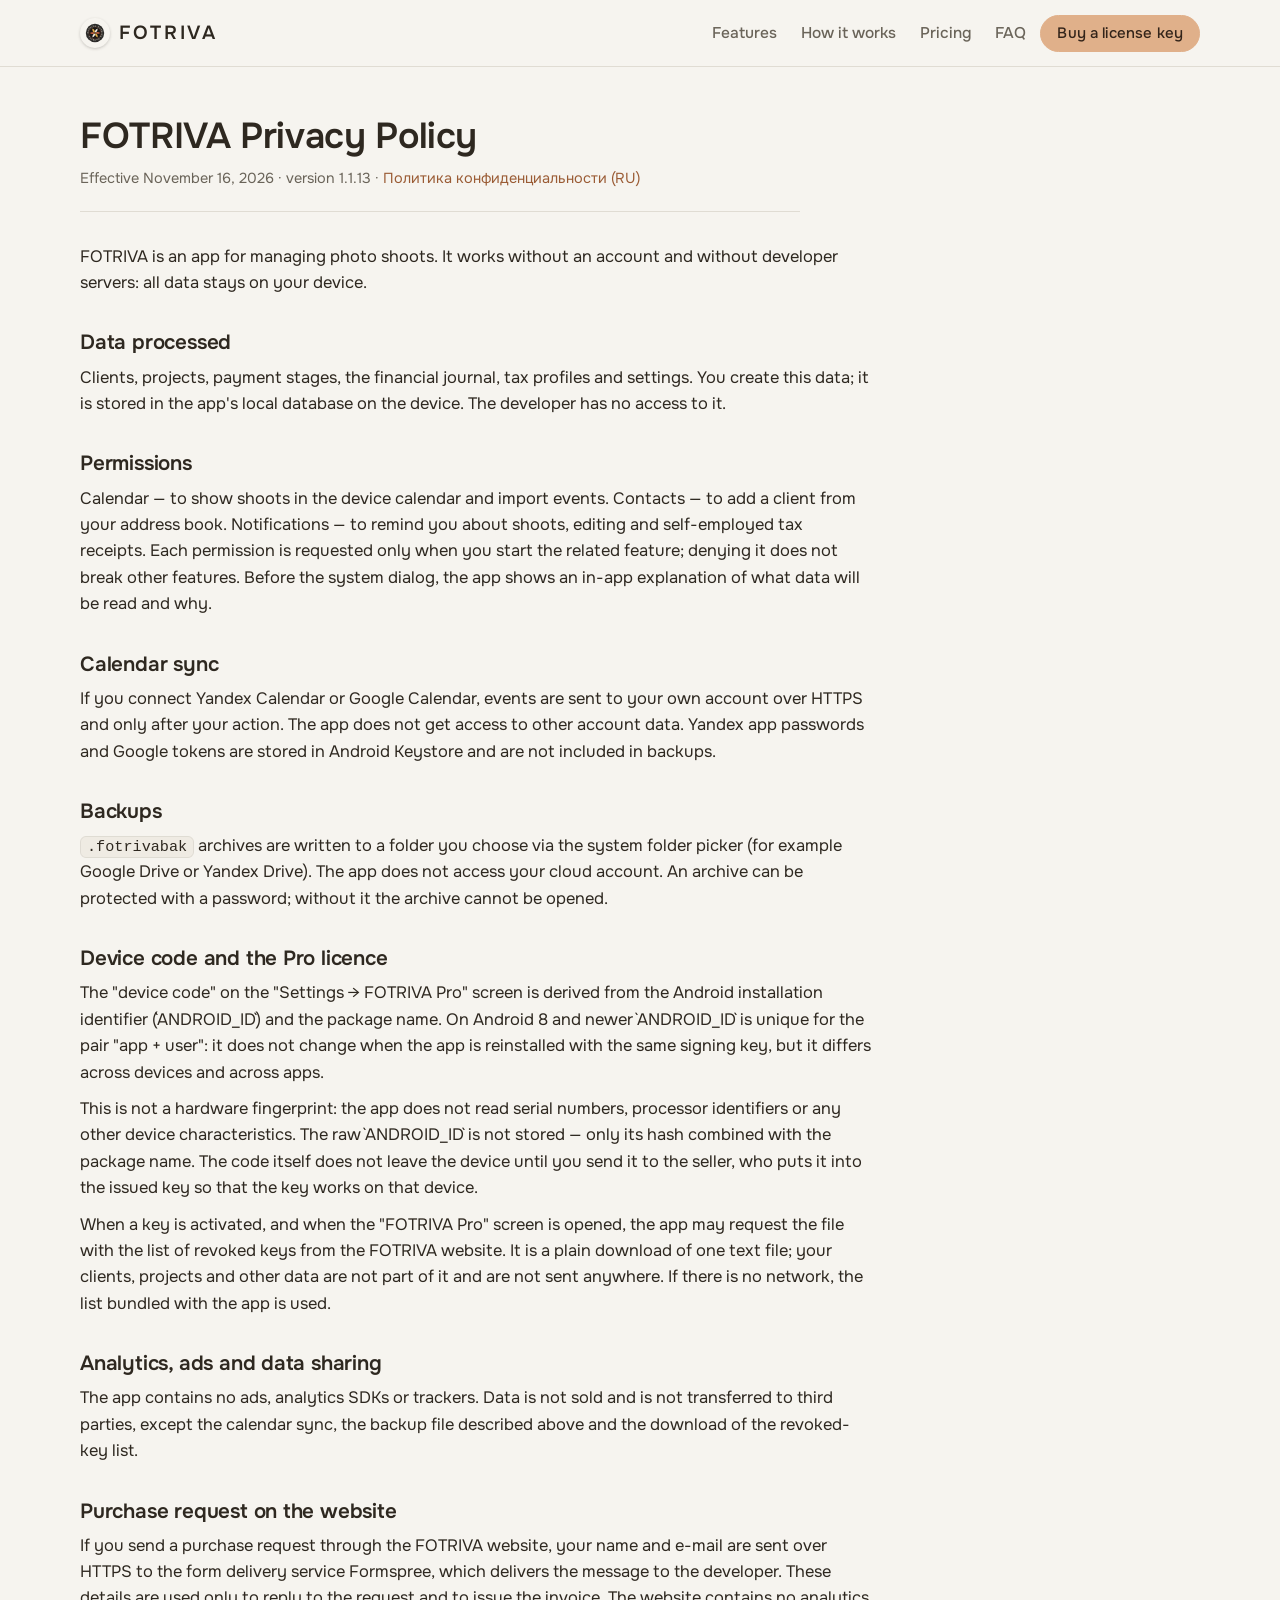
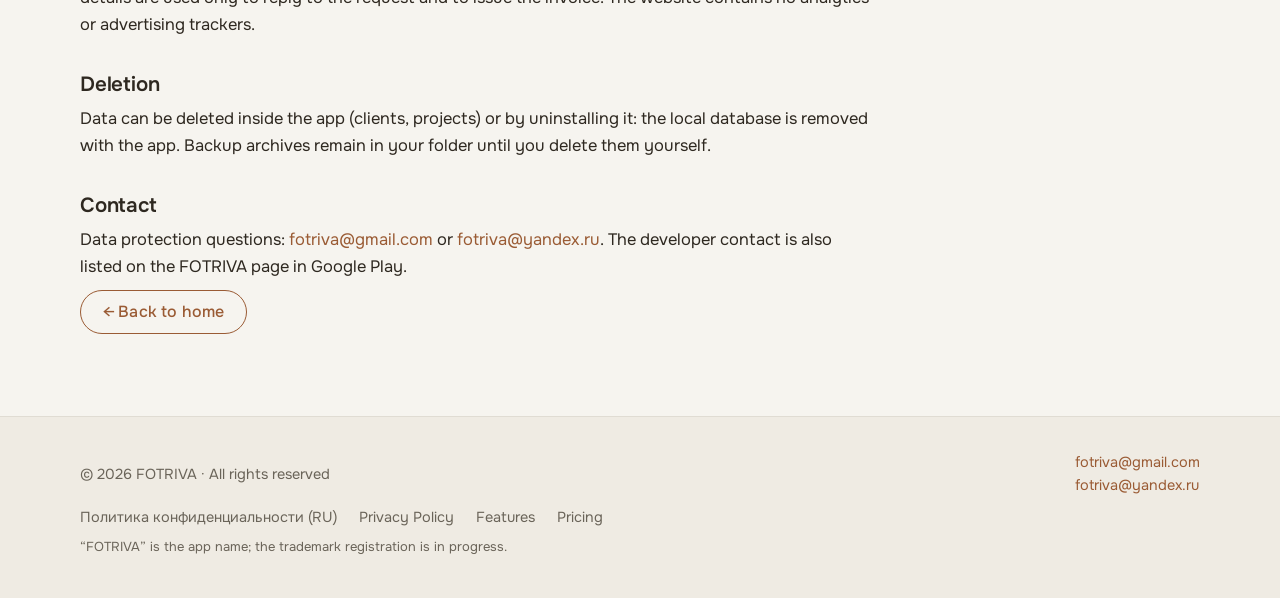
<file: privacy_policy_en.html>
<!doctype html>
<html lang="en" data-theme="day">
<head>
  <meta charset="utf-8">
  <meta name="viewport" content="width=device-width, initial-scale=1">
  <title>Privacy Policy — FOTRIVA</title>
  <meta name="description" content="FOTRIVA Privacy Policy: all data stays on your device, no account and no developer servers. Effective November 16, 2026, version 1.1.13.">
  <meta property="og:type" content="website">
  <meta property="og:site_name" content="FOTRIVA">
  <meta property="og:title" content="Privacy Policy — FOTRIVA">
  <meta property="og:description" content="FOTRIVA works without an account and without developer servers: all data stays on your device.">
  <meta property="og:locale" content="en_US">
  <link rel="icon" type="image/svg+xml" href="assets/favicon.svg">
  <link rel="preconnect" href="https://fonts.googleapis.com">
  <link rel="preconnect" href="https://fonts.gstatic.com" crossorigin>
  <link rel="stylesheet" href="https://fonts.googleapis.com/css2?family=Onest:wght@400;500;600&amp;display=swap">
  <link rel="stylesheet" href="assets/style.css">
</head>
<body id="top">

  <header class="site-header">
    <div class="container header-inner">
      <a class="wordmark" href="index.html" aria-label="FOTRIVA — to the home page">
        <img class="wordmark-ico" src="assets/app-icon.svg" width="30" height="30" alt="" aria-hidden="true">
        FOTRIVA
      </a>
      <nav class="nav" aria-label="Page sections">
        <a href="index.html#features">Features</a>
        <a href="index.html#how">How it works</a>
        <a href="index.html#tariff">Pricing</a>
        <a href="index.html#faq">FAQ</a>
      </nav>
      <a class="btn btn-primary btn-sm header-cta" href="index.html#buy">Buy a license key</a>
    </div>
  </header>

  <main class="policy-main">
    <div class="container">
      <h1>FOTRIVA Privacy Policy</h1>
      <p class="meta">Effective November 16, 2026 · version 1.1.13 · <a href="privacy_policy_ru.html" lang="ru">Политика конфиденциальности (RU)</a></p>

      <p>FOTRIVA is an app for managing photo shoots. It works without an account
      and without developer servers: all data stays on your device.</p>

      <h2>Data processed</h2>
      <p>Clients, projects, payment stages, the financial journal, tax profiles and
      settings. You create this data; it is stored in the app's local database on
      the device. The developer has no access to it.</p>

      <h2>Permissions</h2>
      <p>Calendar — to show shoots in the device calendar and import events.
      Contacts — to add a client from your address book. Notifications — to remind
      you about shoots, editing and self-employed tax receipts. Each permission is
      requested only when you start the related feature; denying it does not break
      other features. Before the system dialog, the app shows an in-app explanation
      of what data will be read and why.</p>

      <h2>Calendar sync</h2>
      <p>If you connect Yandex Calendar or Google Calendar, events are sent to your
      own account over HTTPS and only after your action. The app does not get access
      to other account data. Yandex app passwords and Google tokens are stored in
      Android Keystore and are not included in backups.</p>

      <h2>Backups</h2>
      <p><code>.fotrivabak</code> archives are written to a folder you choose via
      the system folder picker (for example Google Drive or Yandex Drive). The app
      does not access your cloud account. An archive can be protected with a
      password; without it the archive cannot be opened.</p>

      <h2>Device code and the Pro licence</h2>
      <p>The "device code" on the "Settings → FOTRIVA Pro" screen is derived from
      the Android installation identifier (`ANDROID_ID`) and the package name.
      On Android 8 and newer `ANDROID_ID` is unique for the pair "app + user":
      it does not change when the app is reinstalled with the same signing key,
      but it differs across devices and across apps.</p>
      <p>This is not a hardware fingerprint: the app does not read serial
      numbers, processor identifiers or any other device characteristics. The
      raw `ANDROID_ID` is not stored — only its hash combined with the package
      name. The code itself does not leave the device until you send it to the
      seller, who puts it into the issued key so that the key works on that
      device.</p>
      <p>When a key is activated, and when the "FOTRIVA Pro" screen is opened,
      the app may request the file with the list of revoked keys from the
      FOTRIVA website. It is a plain download of one text file; your clients,
      projects and other data are not part of it and are not sent anywhere. If
      there is no network, the list bundled with the app is used.</p>

      <h2>Analytics, ads and data sharing</h2>
      <p>The app contains no ads, analytics SDKs or trackers. Data is not sold and
      is not transferred to third parties, except the calendar sync, the backup
      file described above and the download of the revoked-key list.</p>

      <h2>Purchase request on the website</h2>
      <p>If you send a purchase request through the FOTRIVA website, your name and
      e-mail are sent over HTTPS to the form delivery service Formspree, which
      delivers the message to the developer. These details are used only to reply
      to the request and to issue the invoice. The website contains no analytics
      or advertising trackers.</p>

      <h2>Deletion</h2>
      <p>Data can be deleted inside the app (clients, projects) or by uninstalling
      it: the local database is removed with the app. Backup archives remain in
      your folder until you delete them yourself.</p>

      <h2>Contact</h2>
      <p>Data protection questions: <a href="mailto:fotriva@gmail.com">fotriva@gmail.com</a> or <a href="mailto:fotriva@yandex.ru">fotriva@yandex.ru</a>.
      The developer contact is also listed on the FOTRIVA page in Google Play.</p>

      <p class="policy-back"><a class="btn btn-ghost" href="index.html">← Back to home</a></p>
    </div>
  </main>

  <footer class="site-footer">
    <div class="container footer-inner">
      <p>© 2026 FOTRIVA · All rights reserved</p>
      <p><a href="mailto:fotriva@gmail.com">fotriva@gmail.com</a><br><a href="mailto:fotriva@yandex.ru">fotriva@yandex.ru</a></p>
      <nav class="footer-nav" aria-label="Documents">
        <a href="privacy_policy_ru.html">Политика конфиденциальности (RU)</a>
        <a href="privacy_policy_en.html">Privacy Policy</a>
        <a href="index.html#features">Features</a>
        <a href="index.html#tariff">Pricing</a>
      </nav>
      <p class="footer-trademark">“FOTRIVA” is the app name; the trademark registration is in progress.</p>
    </div>
  </footer>

  <script>
    (function () {
      var KEY = 'fotriva-theme';
      var theme = null;
      try { theme = localStorage.getItem(KEY); } catch (e) {}
      if (!theme) {
        theme = (window.matchMedia && window.matchMedia('(prefers-color-scheme: dark)').matches) ? 'night' : 'day';
      }
      document.documentElement.setAttribute('data-theme', theme);
      var btn = document.getElementById('theme-toggle');
      if (btn) {
        btn.setAttribute('aria-label', theme === 'night' ? 'Включить дневную тему' : 'Включить ночную тему');
        btn.setAttribute('aria-pressed', theme === 'night' ? 'true' : 'false');
        btn.addEventListener('click', function () {
          var next = document.documentElement.getAttribute('data-theme') === 'night' ? 'day' : 'night';
          document.documentElement.setAttribute('data-theme', next);
          try { localStorage.setItem(KEY, next); } catch (e) {}
          btn.setAttribute('aria-label', next === 'night' ? 'Включить дневную тему' : 'Включить ночную тему');
          btn.setAttribute('aria-pressed', next === 'night' ? 'true' : 'false');
        });
      }
    })();
  </script>
</body>
</html>
</file>
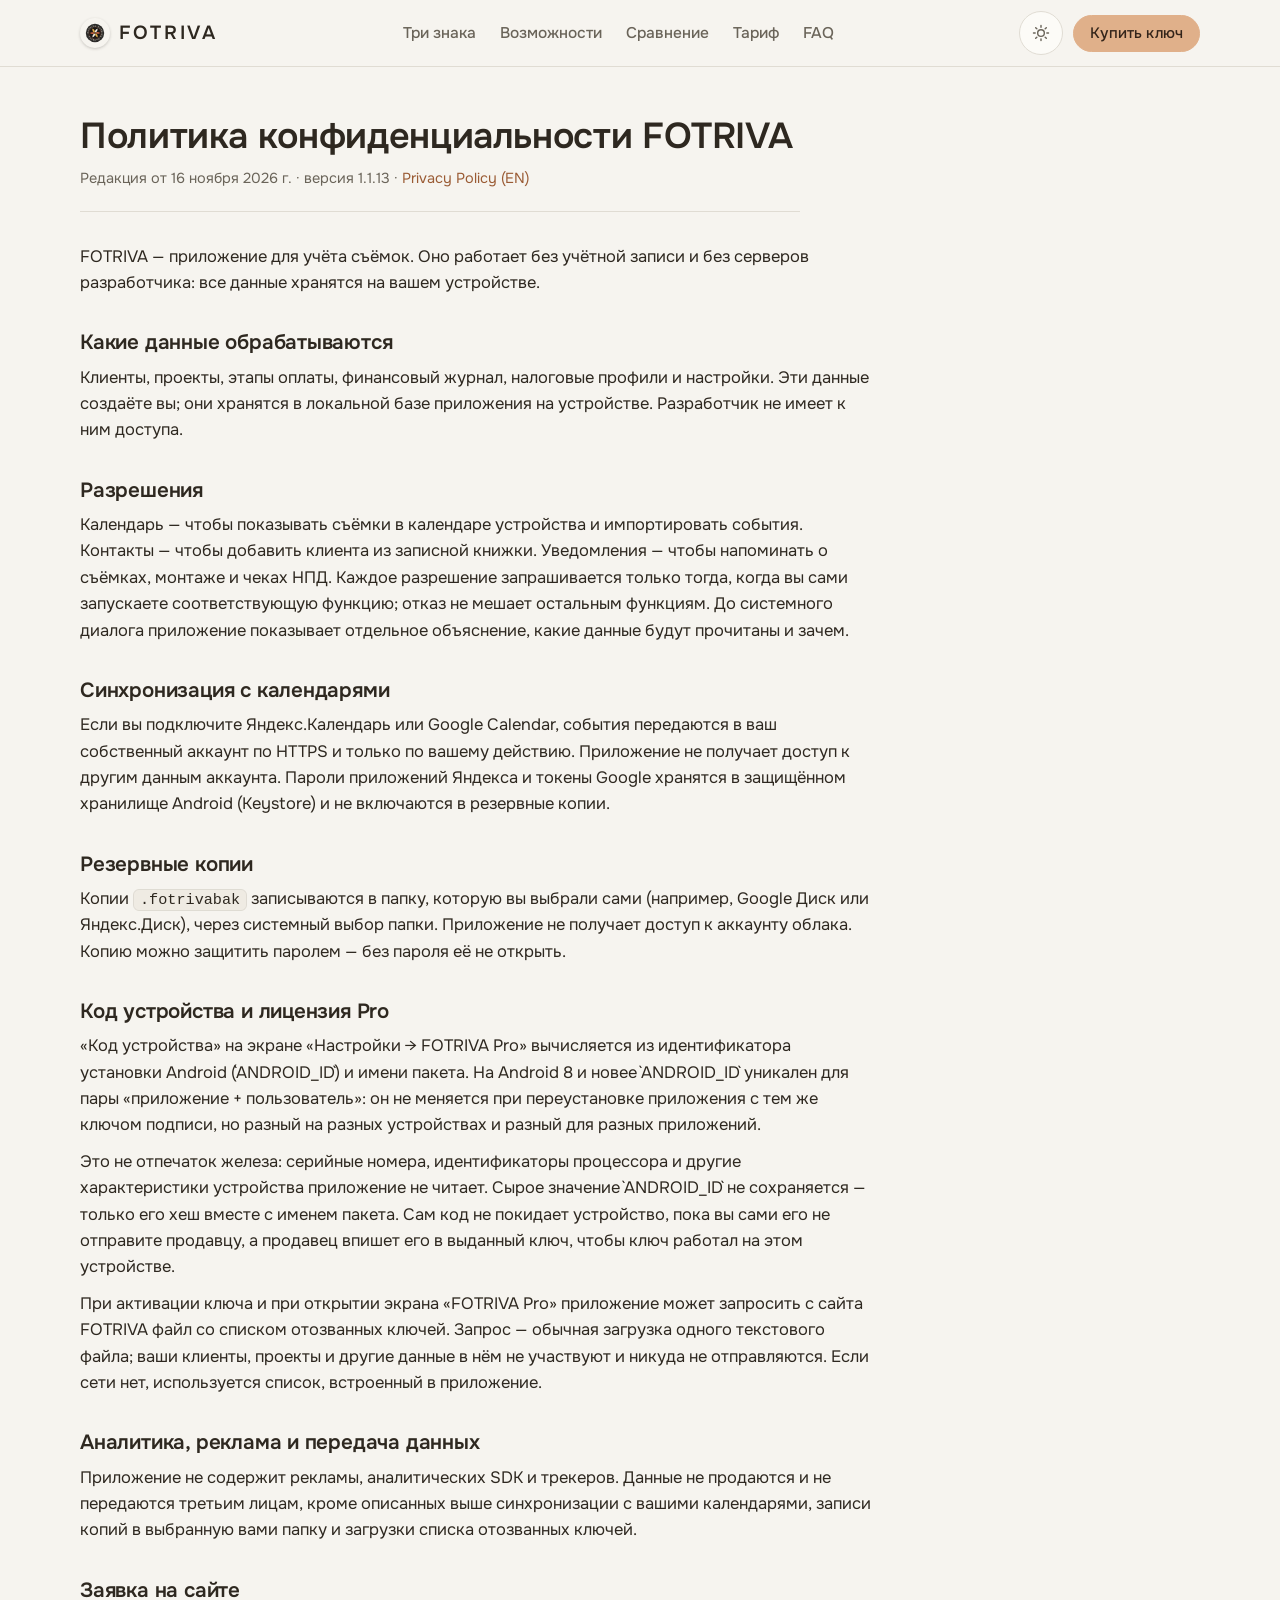
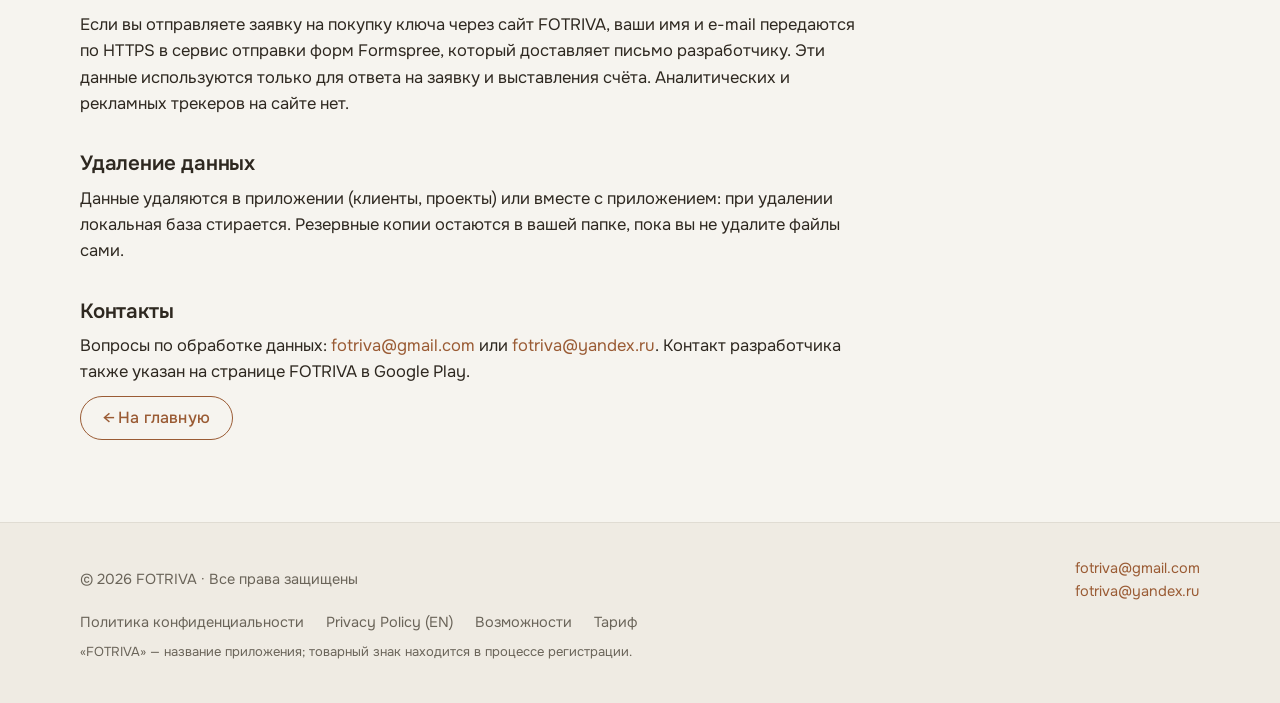
<file: privacy_policy_ru.html>
<!doctype html>
<html lang="ru" data-theme="day">
<head>
  <meta charset="utf-8">
  <meta name="viewport" content="width=device-width, initial-scale=1">
  <title>Политика конфиденциальности — FOTRIVA</title>
  <meta name="description" content="Политика конфиденциальности FOTRIVA: данные хранятся только на устройстве, без аккаунта и серверов разработчика. Редакция от 16 ноября 2026 г., версия 1.1.13.">
  <meta property="og:type" content="website">
  <meta property="og:site_name" content="FOTRIVA">
  <meta property="og:title" content="Политика конфиденциальности — FOTRIVA">
  <meta property="og:description" content="FOTRIVA работает без учётной записи и без серверов разработчика: все данные хранятся на вашем устройстве.">
  <meta property="og:locale" content="ru_RU">
  <link rel="icon" type="image/svg+xml" href="assets/favicon.svg">
  <link rel="preconnect" href="https://fonts.googleapis.com">
  <link rel="preconnect" href="https://fonts.gstatic.com" crossorigin>
  <link rel="stylesheet" href="https://fonts.googleapis.com/css2?family=Onest:wght@400;500;600&amp;display=swap">
  <link rel="stylesheet" href="assets/style.css">
</head>
<body id="top">

  <header class="site-header">
    <div class="container header-inner">
      <a class="wordmark" href="index.html" aria-label="FOTRIVA — на главную">
        <img class="wordmark-ico" src="assets/app-icon.svg" width="30" height="30" alt="" aria-hidden="true">
        FOTRIVA
      </a>
      <nav class="nav" aria-label="Разделы страницы">
        <a href="index.html#marks">Три знака</a>
        <a href="index.html#features">Возможности</a>
        <a href="index.html#compare">Сравнение</a>
        <a href="index.html#tariff">Тариф</a>
        <a href="index.html#faq">FAQ</a>
      </nav>
      <div class="header-actions">
        <button class="theme-toggle" id="theme-toggle" type="button" aria-label="Включить ночную тему" aria-pressed="false">
          <svg class="ico-sun" width="20" height="20" viewBox="0 0 24 24" fill="none" stroke="currentColor" stroke-width="1.7" stroke-linecap="round" aria-hidden="true"><circle cx="12" cy="12" r="4"/><path d="M12 3v2M12 19v2M3 12h2M19 12h2M5.6 5.6l1.4 1.4M17 17l1.4 1.4M18.4 5.6 17 7M7 17l-1.4 1.4"/></svg>
          <svg class="ico-moon" width="20" height="20" viewBox="0 0 24 24" fill="none" stroke="currentColor" stroke-width="1.7" stroke-linecap="round" stroke-linejoin="round" aria-hidden="true"><path d="M20 14.5A8.5 8.5 0 0 1 9.5 4a8.5 8.5 0 1 0 10.5 10.5z"/></svg>
        </button>
        <a class="btn btn-primary btn-sm header-cta" href="index.html#buy">Купить ключ</a>
      </div>
    </div>
  </header>

  <main class="policy-main">
    <div class="container">
      <h1>Политика конфиденциальности FOTRIVA</h1>
      <p class="meta">Редакция от 16 ноября 2026 г. · версия 1.1.13 · <a href="privacy_policy_en.html" lang="en">Privacy Policy (EN)</a></p>

      <p>FOTRIVA — приложение для учёта съёмок. Оно работает без учётной записи и
      без серверов разработчика: все данные хранятся на вашем устройстве.</p>

      <h2>Какие данные обрабатываются</h2>
      <p>Клиенты, проекты, этапы оплаты, финансовый журнал, налоговые профили и
      настройки. Эти данные создаёте вы; они хранятся в локальной базе приложения
      на устройстве. Разработчик не имеет к ним доступа.</p>

      <h2>Разрешения</h2>
      <p>Календарь — чтобы показывать съёмки в календаре устройства и импортировать
      события. Контакты — чтобы добавить клиента из записной книжки. Уведомления —
      чтобы напоминать о съёмках, монтаже и чеках НПД. Каждое разрешение запрашивается
      только тогда, когда вы сами запускаете соответствующую функцию; отказ не
      мешает остальным функциям. До системного диалога приложение показывает
      отдельное объяснение, какие данные будут прочитаны и зачем.</p>

      <h2>Синхронизация с календарями</h2>
      <p>Если вы подключите Яндекс.Календарь или Google Calendar, события передаются
      в ваш собственный аккаунт по HTTPS и только по вашему действию. Приложение не
      получает доступ к другим данным аккаунта. Пароли приложений Яндекса и токены
      Google хранятся в защищённом хранилище Android (Keystore) и не включаются в
      резервные копии.</p>

      <h2>Резервные копии</h2>
      <p>Копии <code>.fotrivabak</code> записываются в папку, которую вы выбрали сами
      (например, Google Диск или Яндекс.Диск), через системный выбор папки.
      Приложение не получает доступ к аккаунту облака. Копию можно защитить паролем —
      без пароля её не открыть.</p>

      <h2>Код устройства и лицензия Pro</h2>
      <p>«Код устройства» на экране «Настройки → FOTRIVA Pro» вычисляется из
      идентификатора установки Android (`ANDROID_ID`) и имени пакета. На Android 8
      и новее `ANDROID_ID` уникален для пары «приложение + пользователь»: он не
      меняется при переустановке приложения с тем же ключом подписи, но разный
      на разных устройствах и разный для разных приложений.</p>
      <p>Это не отпечаток железа: серийные номера, идентификаторы процессора и
      другие характеристики устройства приложение не читает. Сырое значение
      `ANDROID_ID` не сохраняется — только его хеш вместе с именем пакета. Сам
      код не покидает устройство, пока вы сами его не отправите продавцу, а
      продавец впишет его в выданный ключ, чтобы ключ работал на этом
      устройстве.</p>
      <p>При активации ключа и при открытии экрана «FOTRIVA Pro» приложение
      может запросить с сайта FOTRIVA файл со списком отозванных ключей.
      Запрос — обычная загрузка одного текстового файла; ваши клиенты,
      проекты и другие данные в нём не участвуют и никуда не отправляются.
      Если сети нет, используется список, встроенный в приложение.</p>

      <h2>Аналитика, реклама и передача данных</h2>
      <p>Приложение не содержит рекламы, аналитических SDK и трекеров. Данные не
      продаются и не передаются третьим лицам, кроме описанных выше синхронизации
      с вашими календарями, записи копий в выбранную вами папку и загрузки
      списка отозванных ключей.</p>

      <h2>Заявка на сайте</h2>
      <p>Если вы отправляете заявку на покупку ключа через сайт FOTRIVA, ваши имя и
      e-mail передаются по HTTPS в сервис отправки форм Formspree, который
      доставляет письмо разработчику. Эти данные используются только для ответа
      на заявку и выставления счёта. Аналитических и рекламных трекеров на сайте
      нет.</p>

      <h2>Удаление данных</h2>
      <p>Данные удаляются в приложении (клиенты, проекты) или вместе с приложением:
      при удалении локальная база стирается. Резервные копии остаются в вашей папке,
      пока вы не удалите файлы сами.</p>

      <h2>Контакты</h2>
      <p>Вопросы по обработке данных: <a href="mailto:fotriva@gmail.com">fotriva@gmail.com</a> или <a href="mailto:fotriva@yandex.ru">fotriva@yandex.ru</a>.
      Контакт разработчика также указан на странице FOTRIVA в Google Play.</p>

      <p class="policy-back"><a class="btn btn-ghost" href="index.html">← На главную</a></p>
    </div>
  </main>

  <footer class="site-footer">
    <div class="container footer-inner">
      <p>© 2026 FOTRIVA · Все права защищены</p>
      <p><a href="mailto:fotriva@gmail.com">fotriva@gmail.com</a><br><a href="mailto:fotriva@yandex.ru">fotriva@yandex.ru</a></p>
      <nav class="footer-nav" aria-label="Документы">
        <a href="privacy_policy_ru.html">Политика конфиденциальности</a>
        <a href="privacy_policy_en.html">Privacy Policy (EN)</a>
        <a href="index.html#features">Возможности</a>
        <a href="index.html#tariff">Тариф</a>
      </nav>
      <p class="footer-trademark">«FOTRIVA» — название приложения; товарный знак находится в процессе регистрации.</p>
    </div>
  </footer>

  <script>
    (function () {
      var KEY = 'fotriva-theme';
      var theme = null;
      try { theme = localStorage.getItem(KEY); } catch (e) {}
      if (!theme) {
        theme = (window.matchMedia && window.matchMedia('(prefers-color-scheme: dark)').matches) ? 'night' : 'day';
      }
      document.documentElement.setAttribute('data-theme', theme);
      var btn = document.getElementById('theme-toggle');
      if (btn) {
        btn.setAttribute('aria-label', theme === 'night' ? 'Включить дневную тему' : 'Включить ночную тему');
        btn.setAttribute('aria-pressed', theme === 'night' ? 'true' : 'false');
        btn.addEventListener('click', function () {
          var next = document.documentElement.getAttribute('data-theme') === 'night' ? 'day' : 'night';
          document.documentElement.setAttribute('data-theme', next);
          try { localStorage.setItem(KEY, next); } catch (e) {}
          btn.setAttribute('aria-label', next === 'night' ? 'Включить дневную тему' : 'Включить ночную тему');
          btn.setAttribute('aria-pressed', next === 'night' ? 'true' : 'false');
        });
      }
    })();
  </script>
</body>
</html>
</file>
<file: assets/style.css>
:root {
  color-scheme: light;

  --paper: #F6F4EF;        
  --surface: #FCFBF7;      
  --container: #EFEBE3;    
  --container-high: #E8E3D9;

  --ink: #2E2820;          
  --on-ink: #F6F4EF;       
  --ink-2: #6A6459;        

  --hairline: #E0DCD3;
  --hairline-soft: rgba(46, 40, 32, .08);

  --action: #E0B08A;       
  --on-action: #33241A;    
  --accent-ink: #9A5B34;   
  --accent-tint: #F3E2D4;  

  --urgent: #B3261E;
  --done: #1B6B3A;
  --attention: #8A4B00;

  
  --brand-ink: #2B2A28;
  --brand-cream: #F0EBE0;
  --brand-accent: #C96442;

  

  
  --hero-bg: #F0EBE0;
  --hero-on: #2E2820;
  --hero-muted: #6A6459;
  --hero-accent: #9A5B34;
  --hero-track: rgba(43, 42, 40, .14);
  --hero-progress-track: rgba(154, 91, 52, .40);

  --shadow: 0 1px 2px rgba(46, 40, 32, .05), 0 10px 30px rgba(46, 40, 32, .07);
  --shadow-lift: 0 2px 6px rgba(46, 40, 32, .10), 0 24px 60px rgba(46, 40, 32, .12);

  --radius: 18px;
  --radius-sm: 14px;
  --serif: Georgia, "PT Serif", "Times New Roman", serif;
  --sans: "Onest", "Segoe UI", -apple-system, BlinkMacSystemFont, Arial, sans-serif;
}

html[data-theme="night"] {
  color-scheme: dark;

  --paper: #1E2129;
  --surface: #2A2E37;
  --container: #343945;
  --container-high: #3C414E;

  --ink: #F6F2E6;
  --on-ink: #1E2129;
  --ink-2: #B9B4A8;

  --hairline: #3A3F4B;
  --hairline-soft: rgba(246, 242, 230, .08);

  --action: #AE5C41;
  --on-action: #FFF6F0;
  --accent-ink: #D9A882;
  --accent-tint: #33251E;

  --urgent: #FF8F85;
  --done: #7FD99A;
  --attention: #E0A55E;

  
  --hero-bg: #2B2A28;
  --hero-on: #F0EBE0;
  --hero-muted: #B9B4A8;
  --hero-accent: #D9A882;
  --hero-track: rgba(240, 235, 224, .15);
  --hero-progress-track: rgba(58, 61, 40, .55);

  --shadow: 0 1px 2px rgba(0, 0, 0, .30), 0 12px 34px rgba(0, 0, 0, .35);
  --shadow-lift: 0 2px 8px rgba(0, 0, 0, .40), 0 28px 70px rgba(0, 0, 0, .45);
}



*, *::before, *::after { box-sizing: border-box; }


[hidden] { display: none !important; }

html {
  scroll-behavior: smooth;
  scroll-padding-top: 84px;
  -webkit-text-size-adjust: 100%;
}

body {
  margin: 0;
  font-family: var(--sans);
  font-size: 16.5px;
  line-height: 1.6;
  color: var(--ink);
  background: var(--paper);
  transition: background-color .22s ease, color .22s ease;
}

h1, h2, h3 { line-height: 1.18; margin: 0; font-weight: 600; letter-spacing: -.01em; }
p { margin: 0; }
a { color: var(--accent-ink); text-decoration: none; }
a:hover { text-decoration: underline; text-underline-offset: 3px; }
img, svg { display: block; }
ul, ol { margin: 0; padding: 0; list-style: none; }
button { font: inherit; color: inherit; }

:focus-visible {
  outline: 2px solid var(--accent-ink);
  outline-offset: 2px;
  border-radius: 6px;
}

.container {
  width: 100%;
  max-width: 1160px;
  margin: 0 auto;
  padding: 0 20px;
}


.money {
  font-family: var(--serif);
  font-variant-numeric: tabular-nums lining-nums;
  font-feature-settings: "tnum" 1, "lnum" 1;
  letter-spacing: .01em;
}

.skip-link {
  position: absolute;
  left: -9999px;
  top: 8px;
  z-index: 200;
  background: var(--action);
  color: var(--on-action);
  padding: 10px 16px;
  border-radius: 10px;
}
.skip-link:focus { left: 12px; }



.btn {
  display: inline-flex;
  align-items: center;
  justify-content: center;
  gap: 9px;
  padding: 13px 22px;
  border-radius: 999px;
  border: 1px solid var(--accent-ink);
  font: 500 16px/1 var(--sans);
  letter-spacing: .01em;
  cursor: pointer;
  text-decoration: none !important;
  transition: background-color .18s ease, color .18s ease, border-color .18s ease, transform .18s ease;
  white-space: nowrap;
}
.btn:active { transform: translateY(1px); }

.btn-primary {
  background: var(--action);
  border-color: var(--action);
  color: var(--on-action);
}
.btn-primary:hover { background: var(--accent-ink); border-color: var(--accent-ink); color: var(--on-action); }

.btn-ghost {
  background: transparent;
  color: var(--accent-ink);
}
.btn-ghost:hover { background: var(--accent-tint); }

.btn-sm { padding: 10px 16px; font-size: 15px; }
.btn-block { width: 100%; }



.site-header {
  position: sticky;
  top: 0;
  z-index: 50;
  background: color-mix(in srgb, var(--paper) 93%, transparent);
  backdrop-filter: blur(10px);
  -webkit-backdrop-filter: blur(10px);
  border-bottom: 1px solid var(--hairline);
}

.header-inner {
  display: flex;
  align-items: center;
  gap: 14px;
  min-height: 66px;
}

.wordmark {
  display: inline-flex;
  align-items: center;
  gap: 9px;
  font-weight: 600;
  font-size: 19px;
  letter-spacing: .14em;
  color: var(--ink);
  text-decoration: none !important;
}
.wordmark svg { flex: none; }
.wordmark-ico {
  flex: none;
  width: 30px;
  height: 30px;
  border-radius: 50%;
  box-shadow: 0 1px 3px rgba(46, 40, 32, .22);
}

.nav {
  display: none;
  margin-left: auto;
  gap: 24px;
}
.nav a {
  color: var(--ink-2);
  font-size: 15.5px;
  font-weight: 500;
  text-decoration: none;
}
.nav a:hover { color: var(--accent-ink); text-decoration: none; }

.header-actions {
  margin-left: auto;
  display: flex;
  align-items: center;
  gap: 10px;
}
.nav + .header-actions { margin-left: auto; }


.nav-toggle {
  width: 44px;
  height: 44px;
  display: grid;
  place-items: center;
  border-radius: 50%;
  border: 1px solid var(--hairline);
  background: var(--surface);
  color: var(--ink-2);
  cursor: pointer;
  transition: border-color .18s ease, color .18s ease, background-color .18s ease;
}
.nav-toggle:hover { color: var(--accent-ink); border-color: var(--accent-ink); }
.nav-toggle[aria-expanded="true"] { color: var(--accent-ink); border-color: var(--accent-ink); }


@media (max-width: 899px) {
  .nav {
    display: none;
    position: absolute;
    top: 100%;
    left: 0;
    right: 0;
    z-index: 60;
    flex-direction: column;
    gap: 0;
    margin: 0;
    padding: 4px 20px 12px;
    background: var(--surface);
    border-bottom: 1px solid var(--hairline);
    box-shadow: var(--shadow);
  }
  .nav.open { display: flex; }
  .nav a {
    padding: 13px 2px;
    font-size: 16px;
    border-bottom: 1px solid var(--hairline-soft);
  }
  .nav a:last-child { border-bottom: 0; }
}


.theme-toggle {
  width: 44px;
  height: 44px;
  display: grid;
  place-items: center;
  border-radius: 50%;
  border: 1px solid var(--hairline);
  background: var(--surface);
  color: var(--ink-2);
  cursor: pointer;
  transition: border-color .18s ease, color .18s ease, background-color .18s ease;
}
.theme-toggle:hover { color: var(--accent-ink); border-color: var(--accent-ink); }
.theme-toggle .ico-moon { display: none; }
html[data-theme="night"] .theme-toggle .ico-moon { display: block; }
html[data-theme="night"] .theme-toggle .ico-sun { display: none; }

.header-cta { display: none; }

@media (min-width: 900px) {
  .nav { display: flex; }
  .header-cta { display: inline-flex; }
  .nav-toggle { display: none; }
}



.hero { padding: 44px 0 56px; overflow: hidden; }

.hero-grid {
  display: grid;
  gap: 38px;
  align-items: start;
}

.hero-copy, .hero-device { min-width: 0; }


.hero-device {
  display: flex;
  justify-content: center;
  align-items: flex-start;
}

.hero-kicker {
  display: inline-flex;
  align-items: center;
  gap: 8px;
  font-size: 13.5px;
  font-weight: 500;
  letter-spacing: .16em;
  text-transform: uppercase;
  color: var(--accent-ink);
  margin-bottom: 18px;
}
.hero-kicker::before {
  content: "";
  width: 26px;
  height: 1px;
  background: var(--accent-ink);
}

.hero h1 {
  font-size: clamp(30px, 5.6vw, 50px);
  max-width: 16ch;
  margin-bottom: 16px;
}
.hero h1 em {
  font-style: normal;
  color: var(--accent-ink);
}

.hero-sub {
  color: var(--ink-2);
  font-size: clamp(16.5px, 2vw, 19px);
  max-width: 36em;
  margin-bottom: 26px;
}

.hero-actions {
  display: flex;
  flex-wrap: wrap;
  gap: 12px;
  margin-bottom: 20px;
}

.hero-trust {
  display: flex;
  flex-wrap: wrap;
  gap: 6px 14px;
  color: var(--ink-2);
  font-size: 14.5px;
}
.hero-trust span { display: inline-flex; align-items: center; gap: 7px; }
.hero-trust span::before {
  content: "";
  width: 4px; height: 4px;
  border-radius: 50%;
  background: var(--accent-ink);
}


.slogan-lockup {
  display: flex;
  width: fit-content;
  max-width: 100%;
  align-items: center;
  gap: 14px;
  margin: 0 0 22px;
  padding: 10px 20px 10px 12px;
  border-radius: 999px;
  border: 1px solid var(--hairline);
  background: var(--surface);
  box-shadow: var(--shadow);
}
.slogan-lockup .marks { display: flex; gap: 6px; }
.slogan-lockup .marks svg { width: 34px; height: 34px; border-radius: 9px; }
.slogan-text { display: flex; flex-direction: column; line-height: 1.25; }
.slogan-text b {
  font-size: 15.5px;
  letter-spacing: .2em;
  font-weight: 600;
}
.slogan-text span {
  font-size: 13px;
  color: var(--ink-2);
  letter-spacing: .02em;
}


.hero-copy .demo-actions {
  display: grid;
  grid-template-columns: repeat(2, minmax(0, 1fr));
  gap: 10px;
  margin-top: 26px;
  max-width: 560px;
}
.demo-guide {
  grid-column: 1 / -1;
  font-size: 13.5px;
  color: var(--ink-2);
  margin-bottom: -2px;
}
.hero-copy .demo-btn {
  align-items: flex-start;
  padding: 12px 14px;
}
.hero-copy .demo-btn small { font-size: 12.5px; }

@media (max-width: 560px) {
  .hero-copy .demo-actions { grid-template-columns: minmax(0, 1fr); }
  .slogan-lockup { gap: 10px; padding: 8px 16px 8px 10px; }
  .slogan-lockup .marks svg { width: 30px; height: 30px; }
}


.exposure {
  margin-top: 46px;
  display: grid;
  gap: 30px;
  align-items: center;
  padding: 30px 32px;
  border-radius: var(--radius);
  background: var(--surface);
  border: 1px solid var(--hairline);
}
.exposure h3 {
  font-size: clamp(20px, 2.4vw, 25px);
  margin-bottom: 12px;
  max-width: 22ch;
}
.exposure-text > p {
  font-size: 15.5px;
  color: var(--ink-2);
  max-width: 62ch;
}
.exposure-text > p + p { margin-top: 10px; }
.exposure-note { font-style: italic; }
.exposure-fig { margin: 0; }
.exposure-fig svg {
  width: 100%;
  max-width: 360px;
  height: auto;
  margin: 0 auto;
  color: var(--ink);
}
.exposure-fig .exp-cap { fill: var(--ink-2); }
.exposure-fig .exp-sub { fill: var(--ink-2); }
.exposure-fig .exp-center { fill: var(--accent-ink); font-style: italic; }
@media (min-width: 860px) {
  .exposure { grid-template-columns: minmax(0, 1.25fr) minmax(0, .75fr); gap: 44px; }
}


.download-ico {
  width: 92px;
  height: 92px;
  margin: 0 auto 18px;
  border-radius: 50%;
  box-shadow: var(--shadow-lift);
}
.download-actions {
  display: flex;
  flex-wrap: wrap;
  justify-content: center;
  gap: 12px;
  margin-bottom: 16px;
}
.download-status {
  font-size: 14px;
  color: var(--ink-2);
  margin-bottom: 18px;
}


.download-versions {
  display: flex;
  flex-wrap: wrap;
  align-items: center;
  justify-content: center;
  gap: 10px 12px;
  margin: 0 auto 18px;
  padding: 14px 16px;
  max-width: 520px;
  background: var(--surface);
  border: 1px solid var(--hairline);
  border-radius: var(--radius-sm);
  box-shadow: var(--shadow);
}
.download-versions label {
  font-size: 14px;
  font-weight: 600;
  color: var(--ink);
  white-space: nowrap;
}
.download-versions select {
  flex: 1 1 200px;
  min-width: 0;
  padding: 10px 12px;
  font: inherit;
  font-size: 15px;
  color: var(--ink);
  background: var(--paper);
  border: 1px solid var(--hairline);
  border-radius: 10px;
  cursor: pointer;
}
.download-versions select:focus-visible {
  outline: 2px solid var(--accent-ink);
  outline-offset: 2px;
}
.download-versions-hint {
  flex-basis: 100%;
  font-size: 13px;
  line-height: 1.45;
  color: var(--ink-2);
}
@media (max-width: 480px) {
  .download-versions {
    flex-direction: column;
    align-items: stretch;
  }
}


.form-status {
  margin-top: 14px;
  font-size: 14px;
  color: var(--ink-2);
  min-height: 0;
}
.form-status.ok { color: var(--done); }
.form-status.warn { color: var(--attention); }
.form-manual { margin-top: 10px; }
.form-manual summary {
  cursor: pointer;
  color: var(--accent-ink);
  font-size: 13.5px;
}
.form-letter {
  width: 100%;
  margin-top: 8px;
  padding: 10px 12px;
  border-radius: var(--radius-sm);
  border: 1px solid var(--hairline);
  background: var(--container);
  color: var(--ink);
  font: inherit;
  font-size: 13.5px;
  resize: vertical;
}
.form-letter-mail {
  display: inline-block;
  margin-top: 8px;
  font-size: 13.5px;
}

@media (min-width: 960px) {
  .hero { padding: 74px 0 88px; }
  .hero-grid { grid-template-columns: minmax(0, 1.05fr) minmax(0, .95fr); gap: 56px; }
}



.section { padding: 64px 0; }
.section-alt {
  background: var(--container);
  border-top: 1px solid var(--hairline);
  border-bottom: 1px solid var(--hairline);
}

.section-head { max-width: 660px; margin-bottom: 38px; }
.section-head.center { margin-left: auto; margin-right: auto; text-align: center; }

.kicker {
  display: inline-flex;
  align-items: center;
  gap: 8px;
  font-size: 13px;
  font-weight: 500;
  letter-spacing: .16em;
  text-transform: uppercase;
  color: var(--accent-ink);
  margin-bottom: 12px;
}

.section-head h2 { font-size: clamp(24px, 3.4vw, 35px); }
.section-head p { margin-top: 12px; color: var(--ink-2); font-size: 17px; }



.marks-section { background: var(--paper); }

.marks-grid {
  display: grid;
  gap: 18px;
  grid-template-columns: 1fr;
}

.mark-card {
  background: var(--surface);
  border: 1px solid var(--hairline);
  border-radius: var(--radius);
  padding: 22px 20px;
  display: grid;
  gap: 12px;
  transition: transform .2s ease, border-color .2s ease, box-shadow .2s ease;
}
.mark-card:hover { transform: translateY(-3px); border-color: var(--accent-ink); box-shadow: var(--shadow); }

.mark-tile {
  width: 62px;
  height: 62px;
  border-radius: 16px;
  background: var(--brand-ink);
  display: grid;
  place-items: center;
}
.mark-tile svg { width: 62px; height: 62px; }

.mark-card h3 { font-size: 18px; }
.mark-card p { font-size: 15px; color: var(--ink-2); }
.mark-card .mark-key {
  font-family: var(--serif);
  font-size: 26px;
  color: var(--accent-ink);
  line-height: 1;
}

@media (min-width: 760px) { .marks-grid { grid-template-columns: repeat(3, 1fr); } }



.features-grid {
  display: grid;
  grid-template-columns: 1fr;
  gap: 16px;
}

.feature-card {
  background: var(--surface);
  border: 1px solid var(--hairline);
  border-radius: var(--radius);
  padding: 22px 20px;
  box-shadow: 0 1px 2px rgba(46, 40, 32, .04);
}
html[data-theme="night"] .feature-card { box-shadow: none; }

.feature-card h3 { font-size: 17.5px; margin: 14px 0 8px; }
.feature-card p { font-size: 15px; color: var(--ink-2); }

.feature-ico {
  width: 42px; height: 42px;
  display: grid;
  place-items: center;
  border-radius: 12px;
  background: var(--accent-tint);
  color: var(--accent-ink);
}

.feature-amount {
  margin-top: 14px;
  padding: 10px 14px;
  background: var(--container);
  border: 1px solid var(--hairline-soft);
  border-radius: var(--radius-sm);
  display: inline-block;
}
.feature-amount .money { font-size: 20px; color: var(--ink); }
.feature-amount small { display: block; font-size: 12.5px; color: var(--ink-2); }

@media (min-width: 560px)  { .features-grid { grid-template-columns: repeat(2, 1fr); } }
@media (min-width: 1000px) { .features-grid { grid-template-columns: repeat(4, 1fr); } }



.steps {
  display: grid;
  grid-template-columns: 1fr;
  gap: 24px;
}

.step {
  position: relative;
  background: var(--surface);
  border: 1px solid var(--hairline);
  border-radius: var(--radius);
  padding: 22px 20px;
}

.step-num {
  font-family: var(--serif);
  font-variant-numeric: lining-nums;
  font-size: 44px;
  line-height: 1;
  color: var(--accent-ink);
  margin-bottom: 12px;
}
.step h3 { font-size: 18px; margin-bottom: 8px; }
.step p { font-size: 15px; color: var(--ink-2); }
.step .path {
  display: inline-block;
  margin-top: 10px;
  padding: 5px 12px;
  border-radius: 999px;
  border: 1px solid var(--hairline);
  background: var(--container);
  font-size: 13.5px;
  color: var(--ink);
}

@media (min-width: 860px) { .steps { grid-template-columns: repeat(3, 1fr); } }



.demo-section { background: var(--container); }

.demo-layout {
  display: grid;
  gap: 34px;
  align-items: start;
}

.demo-guide { display: grid; gap: 12px; }

.demo-guide h3 { font-size: 20px; margin-bottom: 2px; }
.demo-guide > p { font-size: 15.5px; color: var(--ink-2); margin-bottom: 6px; }

.demo-actions { display: grid; gap: 10px; }

.demo-btn {
  display: flex;
  align-items: center;
  gap: 12px;
  width: 100%;
  text-align: left;
  padding: 13px 15px;
  border-radius: var(--radius-sm);
  border: 1px solid var(--hairline);
  background: var(--surface);
  cursor: pointer;
  transition: border-color .18s ease, transform .18s ease, background-color .18s ease;
}
.demo-btn:hover { border-color: var(--accent-ink); transform: translateX(2px); }
.demo-btn .demo-btn-ico {
  flex: none;
  width: 34px; height: 34px;
  border-radius: 10px;
  display: grid;
  place-items: center;
  background: var(--accent-tint);
  color: var(--accent-ink);
}
.demo-btn b { display: block; font-size: 15.5px; font-weight: 600; }
.demo-btn small { display: block; font-size: 13.5px; color: var(--ink-2); }

.demo-note {
  margin-top: 18px;
  padding: 14px 16px;
  border-radius: var(--radius-sm);
  background: var(--accent-tint);
  color: var(--ink);
  font-size: 14px;
  border: 1px solid var(--hairline-soft);
}

@media (min-width: 980px) {
  .demo-layout { grid-template-columns: minmax(0, 1fr) auto; gap: 48px; }
}



.compare-table {
  width: 100%;
  border-collapse: separate;
  border-spacing: 0;
  background: var(--surface);
  border: 1px solid var(--hairline);
  border-radius: var(--radius);
  overflow: hidden;
  font-size: 15px;
}
.compare-table th, .compare-table td {
  padding: 14px 16px;
  text-align: left;
  border-bottom: 1px solid var(--hairline-soft);
  vertical-align: top;
}
.compare-table thead th {
  background: var(--container);
  font-size: 13px;
  letter-spacing: .08em;
  text-transform: uppercase;
  color: var(--ink-2);
  font-weight: 500;
}
.compare-table tbody tr:last-child td { border-bottom: 0; }
.compare-table td:first-child { font-weight: 500; }
.compare-table .col-yes { color: var(--done); font-weight: 500; }
.compare-table .col-no { color: var(--ink-2); }
.compare-table .col-us {
  background: var(--accent-tint);
  color: var(--ink);
  font-weight: 500;
}
.compare-table thead .col-us { background: var(--action); color: var(--on-action); font-weight: 600; }

.compare-scroll { overflow-x: auto; -webkit-overflow-scrolling: touch; }



.audience-grid {
  display: grid;
  gap: 16px;
  grid-template-columns: 1fr;
}
.audience-card {
  background: var(--surface);
  border: 1px solid var(--hairline);
  border-radius: var(--radius);
  padding: 22px 20px;
}
.audience-card h3 { font-size: 17.5px; margin-bottom: 8px; }
.audience-card p { font-size: 15px; color: var(--ink-2); }
@media (min-width: 760px) { .audience-grid { grid-template-columns: repeat(3, 1fr); } }



.tariff-grid {
  display: grid;
  grid-template-columns: 1fr;
  gap: 20px;
  align-items: stretch;
}

.tariff-card {
  background: var(--surface);
  border: 1px solid var(--hairline);
  border-radius: 20px;
  padding: 26px 24px;
  display: flex;
  flex-direction: column;
  gap: 16px;
}
.tariff-card.pro {
  border: 1.5px solid var(--accent-ink);
  box-shadow: var(--shadow);
}

.tariff-top {
  display: flex;
  justify-content: space-between;
  align-items: center;
  gap: 12px;
}
.tariff-top h3 { font-size: 21px; }

.tariff-badge {
  padding: 5px 12px;
  border-radius: 999px;
  background: var(--action);
  color: var(--on-action);
  font-size: 12.5px;
  font-weight: 500;
  letter-spacing: .03em;
  white-space: nowrap;
}
.tariff-badge.free { background: var(--container); color: var(--ink); }

.tariff-price { font-size: 26px; line-height: 1.25; }
.tariff-price small { display: block; margin-top: 6px; font-size: 14.5px; color: var(--ink-2); font-family: var(--sans); letter-spacing: 0; }

.tariff-list { display: grid; gap: 10px; }
.tariff-list li {
  display: flex;
  gap: 10px;
  align-items: flex-start;
  font-size: 15.5px;
}
.tariff-list .check { flex: none; margin-top: 3px; color: var(--done); }
.tariff-list li.muted { color: var(--ink-2); }
.tariff-list li.muted .check { color: var(--ink-2); }

.tariff-note {
  font-size: 14px;
  color: var(--ink-2);
  border-top: 1px solid var(--hairline-soft);
  padding-top: 14px;
}

.tariff-card .btn { margin-top: auto; align-self: flex-start; }

@media (min-width: 860px) {
  .tariff-grid { grid-template-columns: 1.2fr 1fr; }
}



.buy-grid {
  display: grid;
  grid-template-columns: 1fr;
  gap: 28px;
  align-items: start;
}

.buy-steps { display: grid; gap: 0; }
.buy-step {
  display: flex;
  gap: 16px;
  padding: 18px 0;
  border-bottom: 1px solid var(--hairline-soft);
}
.buy-step:last-child { border-bottom: 0; }

.buy-step-num {
  flex: none;
  width: 34px; height: 34px;
  border-radius: 50%;
  border: 1px solid var(--accent-ink);
  color: var(--accent-ink);
  display: grid;
  place-items: center;
  font-family: var(--serif);
  font-size: 17px;
}

.buy-step h3 { font-size: 16.5px; margin-bottom: 4px; }
.buy-step p { font-size: 15px; color: var(--ink-2); }
.buy-step .mail { font-weight: 500; word-break: break-all; }

.buy-policy-note { margin-top: 16px; font-size: 13.5px; color: var(--ink-2); }

.buy-form-card {
  background: var(--surface);
  border: 1px solid var(--hairline);
  border-radius: 20px;
  padding: 26px 22px;
  box-shadow: var(--shadow);
}
.buy-form-card h3 { font-size: 19px; margin-bottom: 6px; }
.buy-form-card > p { font-size: 14.5px; color: var(--ink-2); margin-bottom: 18px; }

.form-field { display: grid; gap: 6px; margin-bottom: 14px; }
.form-field label { font-size: 14px; font-weight: 500; }
.form-field input,
.form-field textarea {
  width: 100%;
  font: 400 16px/1.45 var(--sans);
  color: var(--ink);
  background: var(--paper);
  border: 1px solid var(--hairline);
  border-radius: var(--radius-sm);
  padding: 11px 14px;
}
.form-field input:focus-visible,
.form-field textarea:focus-visible {
  outline: 2px solid var(--accent-ink);
  outline-offset: 0;
  border-color: var(--accent-ink);
}
.form-field textarea { resize: vertical; min-height: 84px; }

.form-note { margin-top: 14px; font-size: 13px; color: var(--ink-2); }
.form-alt {
  margin-top: 16px;
  padding-top: 14px;
  border-top: 1px solid var(--hairline-soft);
  font-size: 14px;
  color: var(--ink-2);
}

@media (min-width: 900px) {
  .buy-grid { grid-template-columns: 1fr 1fr; gap: 44px; }
}



.faq-list {
  max-width: 780px;
  margin: 0 auto;
  display: grid;
  gap: 12px;
}

.faq-list details {
  background: var(--surface);
  border: 1px solid var(--hairline);
  border-radius: var(--radius);
  padding: 4px 18px;
}

.faq-list summary {
  display: flex;
  justify-content: space-between;
  align-items: center;
  gap: 16px;
  padding: 14px 0;
  font-weight: 500;
  font-size: 16.5px;
  cursor: pointer;
  list-style: none;
}
.faq-list summary::-webkit-details-marker { display: none; }

.faq-list summary::after {
  content: "";
  flex: none;
  width: 10px; height: 10px;
  border-right: 1.6px solid var(--accent-ink);
  border-bottom: 1.6px solid var(--accent-ink);
  transform: rotate(45deg);
  transition: transform .2s ease;
  margin-right: 4px;
}
.faq-list details[open] summary::after { transform: rotate(225deg); }

.faq-list details p {
  padding: 0 0 16px;
  color: var(--ink-2);
  font-size: 15.5px;
  max-width: 62ch;
}



.download-card {
  background: var(--surface);
  border: 1px dashed var(--hairline);
  border-radius: 20px;
  padding: 34px 24px;
  text-align: center;
  max-width: 640px;
  margin: 0 auto;
}
.download-card .feature-ico { margin: 0 auto 16px; width: 48px; height: 48px; }
.download-card h3 { font-size: 20px; margin-bottom: 10px; }
.download-card p { font-size: 15.5px; color: var(--ink-2); margin-bottom: 20px; }
.download-card .btn { margin-bottom: 12px; }
.download-card .platforms {
  display: flex;
  justify-content: center;
  flex-wrap: wrap;
  gap: 8px;
  margin-top: 6px;
}
.download-card .platforms span {
  padding: 5px 12px;
  border: 1px solid var(--hairline);
  border-radius: 999px;
  font-size: 13px;
  color: var(--ink-2);
  background: var(--paper);
}



.site-footer {
  border-top: 1px solid var(--hairline);
  background: var(--container);
  padding: 34px 0 40px;
}

.footer-inner {
  display: grid;
  gap: 14px;
  font-size: 14.5px;
  color: var(--ink-2);
}

.footer-nav {
  display: flex;
  flex-wrap: wrap;
  gap: 8px 22px;
}
.footer-nav a { color: var(--ink-2); }
.footer-nav a:hover { color: var(--accent-ink); }

.footer-trademark { font-size: 13px; }

@media (min-width: 760px) {
  .footer-inner {
    grid-template-columns: 1fr auto;
    align-items: center;
    row-gap: 8px;
  }
  .footer-nav { grid-column: 1 / -1; }
  .footer-trademark { grid-column: 1 / -1; }
}



.visually-hidden {
  position: absolute;
  width: 1px; height: 1px;
  margin: -1px; padding: 0;
  overflow: hidden;
  clip: rect(0 0 0 0);
  white-space: nowrap;
  border: 0;
}

@media (prefers-reduced-motion: reduce) {
  html { scroll-behavior: auto; }
  .btn, .faq-list summary::after, .mark-card, .demo-btn { transition: none; }
}



.policy-main { padding: 48px 0 72px; }
.policy-main h1 { font-size: clamp(26px, 4vw, 36px); margin-bottom: 8px; }
.policy-main .meta {
  color: var(--ink-2);
  font-size: 14.5px;
  margin-bottom: 32px;
  padding-bottom: 20px;
  border-bottom: 1px solid var(--hairline);
}
.policy-main h2 { font-size: 20.5px; margin: 34px 0 10px; }
.policy-main h3 { font-size: 17px; margin: 26px 0 8px; }
.policy-main p { margin: 10px 0; color: var(--ink); max-width: 72ch; }
.policy-main ul { margin: 10px 0; padding-left: 20px; list-style: disc; max-width: 72ch; }
.policy-main li { margin: 6px 0; color: var(--ink); }
.policy-main code {
  font-family: ui-monospace, "Cascadia Mono", Consolas, monospace;
  font-size: .92em;
  background: var(--container);
  border: 1px solid var(--hairline-soft);
  border-radius: 6px;
  padding: 1px 6px;
}
.policy-back { margin-top: 36px; }



.cmdk-trigger {
  display: none;
  align-items: center;
  gap: 8px;
  height: 40px;
  padding: 0 12px;
  border-radius: 999px;
  border: 1px solid var(--hairline);
  background: var(--surface);
  color: var(--ink-2);
  font: inherit;
  font-size: 14px;
  cursor: pointer;
  transition: border-color .18s ease, color .18s ease;
}
.cmdk-trigger:hover { color: var(--accent-ink); border-color: var(--accent-ink); }
.cmdk-trigger kbd {
  font-family: inherit;
  font-size: 12px;
  color: var(--ink-2);
  border: 1px solid var(--hairline);
  border-radius: 6px;
  padding: 1px 6px;
  background: var(--container);
}

@media (min-width: 900px) { .cmdk-trigger { display: inline-flex; } }
@media (max-width: 899px) {
  .cmdk-trigger {
    display: inline-flex;
    width: 44px;
    height: 44px;
    padding: 0;
    justify-content: center;
    border-radius: 50%;
  }
  .cmdk-trigger-label, .cmdk-trigger-kbd { display: none; }
}

html.cmdk-open { overflow: hidden; }

.cmdk-backdrop {
  position: fixed;
  inset: 0;
  z-index: 200;
  background: rgba(30, 26, 20, .28);
  backdrop-filter: blur(3px);
  -webkit-backdrop-filter: blur(3px);
}
html[data-theme="night"] .cmdk-backdrop { background: rgba(6, 7, 10, .5); }

.cmdk {
  position: fixed;
  inset: 0;
  z-index: 201;
  display: flex;
  justify-content: center;
  align-items: flex-start;
  padding: 12vh 20px 40px;
  pointer-events: none;
}
.cmdk-panel {
  pointer-events: auto;
  width: min(620px, 100%);
  max-height: 70vh;
  display: flex;
  flex-direction: column;
  background: var(--surface);
  border: 1px solid var(--hairline);
  border-radius: var(--radius);
  box-shadow: var(--shadow-lift);
  overflow: hidden;
  animation: cmdk-in .16s ease-out;
}
@keyframes cmdk-in {
  from { opacity: 0; transform: translateY(-8px) scale(.985); }
  to { opacity: 1; transform: none; }
}

.cmdk-head {
  display: flex;
  align-items: center;
  gap: 10px;
  padding: 14px 16px;
  border-bottom: 1px solid var(--hairline);
}
.cmdk-ico { color: var(--ink-2); flex: none; }
.cmdk-head input {
  flex: 1;
  min-width: 0;
  border: 0;
  background: transparent;
  color: var(--ink);
  font: inherit;
  font-size: 17px;
  outline: none;
}
.cmdk-head input::placeholder { color: var(--ink-2); }
.cmdk-close {
  flex: none;
  border: 1px solid var(--hairline);
  background: var(--container);
  color: var(--ink-2);
  border-radius: 8px;
  font: inherit;
  font-size: 12px;
  padding: 3px 8px;
  cursor: pointer;
}
.cmdk-close:hover { color: var(--accent-ink); border-color: var(--accent-ink); }

.cmdk-list {
  list-style: none;
  margin: 0;
  padding: 6px;
  overflow-y: auto;
  flex: 1;
}
.cmdk-group {
  padding: 10px 10px 4px;
  font-size: 12px;
  letter-spacing: .06em;
  text-transform: uppercase;
  color: var(--ink-2);
}
.cmdk-item {
  display: flex;
  align-items: baseline;
  gap: 12px;
  padding: 9px 10px;
  border-radius: var(--radius-sm);
  cursor: pointer;
}
.cmdk-item-title { font-size: 15.5px; color: var(--ink); }
.cmdk-item-hint {
  margin-left: auto;
  font-size: 13px;
  color: var(--ink-2);
  text-align: right;
  overflow: hidden;
  text-overflow: ellipsis;
  white-space: nowrap;
  max-width: 55%;
}
.cmdk-item.is-active { background: var(--accent-tint); }
.cmdk-item.is-active .cmdk-item-title { color: var(--accent-ink); }
.cmdk-item.is-active .cmdk-item-hint { color: var(--accent-ink); opacity: .75; }
.cmdk-empty { padding: 18px 12px; color: var(--ink-2); font-size: 15px; }

.cmdk-foot {
  display: flex;
  gap: 16px;
  flex-wrap: wrap;
  padding: 10px 16px;
  border-top: 1px solid var(--hairline);
  background: var(--container);
  font-size: 12.5px;
  color: var(--ink-2);
}
.cmdk-foot kbd {
  font-family: inherit;
  border: 1px solid var(--hairline);
  border-radius: 5px;
  padding: 0 5px;
  margin-right: 3px;
  background: var(--surface);
}

@media (prefers-reduced-motion: reduce) {
  .cmdk-panel { animation: none; }
}



.shots {
  display: grid;
  grid-template-columns: repeat(2, 1fr);
  gap: 18px;
}
@media (min-width: 900px) { .shots { grid-template-columns: repeat(4, 1fr); } }

.shot { margin: 0; }
.shot img {
  display: block;
  width: 100%;
  height: auto;
  border-radius: var(--radius-sm);
  border: 1px solid var(--hairline);
  background: var(--container);
  box-shadow: 0 1px 2px rgba(46, 40, 32, .05);
}
.shot figcaption {
  margin-top: 10px;
  font-size: 14px;
  line-height: 1.5;
  color: var(--ink-2);
}
.shot figcaption b { color: var(--ink); font-weight: 600; }
.shots-note {
  margin-top: 18px;
  font-size: 14px;
  color: var(--ink-2);
  max-width: 80ch;
}



.calc-card {
  display: grid;
  grid-template-columns: 1fr;
  gap: 24px;
  background: var(--surface);
  border: 1px solid var(--hairline);
  border-radius: var(--radius);
  padding: 24px 20px;
  box-shadow: 0 1px 2px rgba(46, 40, 32, .04);
}
@media (min-width: 860px) {
  .calc-card { grid-template-columns: 1.1fr .9fr; gap: 32px; padding: 28px 26px; }
}

.calc-form { display: grid; gap: 16px; align-content: start; }
.calc-form .form-field { margin: 0; }
.calc-form input,
.calc-form select {
  width: 100%;
  font: inherit;
  font-size: 16px;
  color: var(--ink);
  background: var(--container);
  border: 1px solid var(--hairline);
  border-radius: var(--radius-sm);
  padding: 11px 13px;
  outline: none;
  transition: border-color .16s ease, background-color .16s ease;
}
.calc-form input:focus,
.calc-form select:focus { border-color: var(--accent-ink); background: var(--surface); }

.calc-result {
  background: var(--container);
  border: 1px solid var(--hairline);
  border-radius: var(--radius-sm);
  padding: 20px 18px;
  align-self: start;
}
.calc-label {
  font-size: 13px;
  letter-spacing: .04em;
  text-transform: uppercase;
  color: var(--ink-2);
}
.calc-value {
  font-size: clamp(30px, 5vw, 40px);
  font-weight: 600;
  letter-spacing: -.02em;
  color: var(--accent-ink);
  margin: 6px 0 10px;
  font-variant-numeric: tabular-nums;
}
.calc-sub { font-size: 14.5px; color: var(--ink-2); margin: 2px 0; }
.calc-sub b { color: var(--ink); font-weight: 600; }
.calc-note {
  margin: 12px 0 14px;
  font-size: 14px;
  line-height: 1.55;
  color: var(--ink-2);
  border-top: 1px solid var(--hairline);
  padding-top: 12px;
}
.calc-foot {
  margin-top: 14px;
  font-size: 14px;
  color: var(--ink-2);
  max-width: 78ch;
}



.compare-note {
  margin-top: 14px;
  font-size: 14px;
  color: var(--ink-2);
  max-width: 84ch;
}
.download-note {
  margin-top: 12px;
  font-size: 13.5px;
  color: var(--ink-2);
}



.mark-show {
  margin-top: 14px;
  display: inline-flex;
  align-items: center;
  gap: 6px;
  border: 0;
  background: none;
  padding: 0;
  font: inherit;
  font-size: 14.5px;
  color: var(--accent-ink);
  cursor: pointer;
  text-align: left;
}
.mark-show::after { content: '→'; transition: transform .18s ease; }
.mark-show:hover::after { transform: translateX(3px); }
.mark-show:focus-visible { outline: 2px solid var(--accent-ink); outline-offset: 3px; border-radius: 4px; }

.exp-vertex { cursor: pointer; }
.exp-vertex:hover, .exp-vertex:focus { fill: var(--accent-ink); color: var(--accent-ink); }
.exp-vertex:focus-visible { outline: 2px solid var(--accent-ink); outline-offset: 2px; }
.exposure-hint {
  margin-top: 10px;
  text-align: center;
  font-size: 13.5px;
  color: var(--ink-2);
}


.site-toast {
  position: fixed;
  left: 50%;
  bottom: 26px;
  transform: translate(-50%, 14px);
  z-index: 300;
  max-width: min(520px, calc(100vw - 32px));
  padding: 13px 18px;
  background: var(--surface);
  border: 1px solid var(--hairline);
  border-radius: var(--radius-sm);
  box-shadow: var(--shadow-lift);
  color: var(--ink);
  font-size: 15px;
  line-height: 1.45;
  opacity: 0;
  pointer-events: none;
  transition: opacity .2s ease, transform .2s ease;
}
.site-toast.is-on { opacity: 1; transform: translate(-50%, 0); }

@media (prefers-reduced-motion: reduce) {
  .site-toast { transition: none; }
  .mark-show::after { transition: none; }
}
</file>
<file: assets/app.css>
.app-stage {
  position: relative;
  width: calc(372px * var(--phone-scale, 1));
  height: calc(800px * var(--phone-scale, 1));
  margin: 0 auto;
}

.app-device {
  position: absolute;
  top: 0;
  left: 0;
  width: 372px;
  height: 800px;
  border-radius: 42px;
  padding: 8px;
  background: var(--brand-ink);
  box-shadow: var(--shadow-lift);
  transform: scale(var(--phone-scale, 1));
  transform-origin: top left;
}

.app-screen {
  position: relative;
  background: var(--paper);
  border-radius: 34px;
  overflow: hidden;
  display: flex;
  flex-direction: column;
  height: 100%;
  color: var(--ink);
  font-size: 15px;

  
  --pc-ink: var(--ink);
  --pc-ink-2: var(--ink-2);
  --pc-mark: var(--accent-ink);
  --pc-on-mark: var(--on-action);
}


html[data-theme="day"] .app-screen {
  --ap-leaf-a: #7A4A2E;
  --ap-leaf-b: #B85B39;
  --ap-leaf-c: #C9922F;
  --ap-center: #3E3226;
  --ap-dot: #C96442;
}
html[data-theme="night"] .app-screen {
  --ap-leaf-a: #F0EBE0;
  --ap-leaf-b: #C96442;
  --ap-leaf-c: #E3B04B;
  --ap-center: #1A1816;
  --ap-dot: #C96442;
}



.app-status {
  flex: none;
  display: flex;
  align-items: center;
  justify-content: space-between;
  padding: 9px 18px 2px;
  font-size: 12px;
  font-weight: 600;
  color: var(--ink-2);
}
.app-status-icons { display: flex; gap: 5px; align-items: center; }
.app-status-icons svg { width: 13px; height: 13px; }



.app-toolbar {
  flex: none;
  display: flex;
  align-items: center;
  gap: 10px;
  min-height: 52px;
  padding: 4px 8px 4px 12px;
}
.app-toolbar .app-toolbar-logo {
  width: 28px;
  height: 28px;
  flex: none;
}
.app-toolbar h2 {
  font-size: 19px;
  font-weight: 600;
  letter-spacing: .01em;
  flex: 1 1 auto;
  min-width: 0;
  white-space: nowrap;
  overflow: hidden;
  text-overflow: ellipsis;
}
.app-toolbar .app-back { flex: none; }

.app-icon-btn {
  width: 40px; height: 40px;
  display: grid;
  place-items: center;
  border: 0;
  border-radius: 50%;
  background: transparent;
  color: var(--ink-2);
  cursor: pointer;
  flex: none;
  transition: color .16s ease, background-color .16s ease;
}
.app-icon-btn:hover { color: var(--accent-ink); background: var(--container); }
.app-icon-btn svg { width: 21px; height: 21px; }



.app-body {
  flex: 1 1 auto;
  overflow-y: auto;
  overflow-x: hidden;
  overscroll-behavior: contain;
  padding: 0 0 84px;
  scrollbar-width: thin;
}
.app-body::-webkit-scrollbar { width: 3px; }
.app-body::-webkit-scrollbar-thumb { background: var(--hairline); border-radius: 3px; }



.app-greet { padding: 8px 16px 0; }
.app-greet h3 { font-size: 24px; letter-spacing: -.01em; }
.app-greet p {
  margin-top: 5px;
  font-size: 11.5px;
  letter-spacing: .12em;
  text-transform: uppercase;
  color: var(--ink-2);
}



.app-hero {
  margin: 12px 16px 0;
  background: var(--hero-bg);
  border-radius: 20px;
  padding: 16px;
}
.app-hero-top {
  display: flex;
  align-items: center;
  justify-content: space-between;
  gap: 8px;
}
.app-hero-top span {
  font-size: 13px;
  color: var(--hero-muted);
}
.app-hero-value {
  margin-top: 2px;
  font-family: var(--serif);
  font-variant-numeric: tabular-nums lining-nums;
  font-feature-settings: "tnum" 1, "lnum" 1;
  font-size: 32px;
  line-height: 1.15;
  color: var(--hero-accent);
  white-space: nowrap;
  overflow: hidden;
  text-overflow: ellipsis;
}
.app-hero-bar {
  height: 4px;
  border-radius: 2px;
  background: var(--hero-progress-track);
  margin-top: 8px;
  overflow: hidden;
}
.app-hero-bar i {
  display: block;
  height: 100%;
  border-radius: 2px;
  background: var(--hero-accent);
}
.app-hero-stats {
  display: grid;
  grid-template-columns: 1fr 1fr 1fr;
  margin-top: 12px;
}
.app-hero-stat {
  padding: 0 10px;
  border-left: 1px solid var(--hero-track);
  min-width: 0;
}
.app-hero-stat:first-child { padding-left: 0; border-left: 0; }
.app-hero-stat b {
  display: block;
  font-size: 17px;
  font-weight: 600;
  line-height: 1.2;
  color: var(--hero-on);
  white-space: nowrap;
  overflow: hidden;
  text-overflow: ellipsis;
}
.app-hero-stat small {
  display: block;
  font-size: 11.5px;
  color: var(--hero-muted);
  line-height: 1.25;
}



.app-segments {
  display: flex;
  margin: 16px 16px 0;
  border: 1px solid var(--ink);
  border-radius: 999px;
  overflow: hidden;
}
.app-segments button {
  flex: 1 1 0;
  min-width: 0;
  padding: 8px 2px;
  border: 0;
  border-right: 1px solid var(--ink);
  background: transparent;
  color: var(--ink);
  font-size: 12.5px;
  cursor: pointer;
  transition: background-color .16s ease, color .16s ease;
  white-space: nowrap;
}
.app-segments button:last-child { border-right: 0; }
.app-segments button[aria-pressed="true"] {
  background: var(--action);
  color: var(--on-action);
  font-weight: 600;
}



.app-month-nav {
  display: flex;
  align-items: center;
  gap: 4px;
  padding: 6px 12px 0;
}
.app-month-nav b { flex: 1 1 auto; text-align: center; font-size: 14.5px; font-weight: 600; }



.app-hint {
  margin: 12px 16px 0;
  background: var(--container);
  border-radius: 16px;
  padding: 12px 14px;
}
.app-hint p { font-size: 13.5px; color: var(--ink-2); line-height: 1.45; }
.app-hint b { color: var(--ink); font-weight: 600; }
.app-hint button {
  margin-top: 8px;
  border: 1px solid var(--hairline);
  background: var(--surface);
  color: var(--accent-ink);
  border-radius: 999px;
  padding: 6px 14px;
  font-size: 13px;
  cursor: pointer;
}
.app-hint button:hover { border-color: var(--accent-ink); }



.app-section-row {
  display: flex;
  align-items: center;
  justify-content: space-between;
  gap: 12px;
  padding: 14px 16px 6px;
}
.app-section-row h4 {
  margin: 0;
  font-size: 11.5px;
  font-weight: 600;
  letter-spacing: .1em;
  text-transform: uppercase;
  color: var(--ink-2);
}
.app-section-row button {
  border: 0;
  background: transparent;
  color: var(--accent-ink);
  font-size: 13.5px;
  font-weight: 500;
  cursor: pointer;
  padding: 4px 2px;
}



.app-project {
  display: grid;
  grid-template-columns: 4px minmax(0, 1fr) auto;
  gap: 0 12px;
  background: var(--surface);
  border-radius: 16px;
  box-shadow: 0 2px 6px rgba(46, 40, 32, .10);
  padding: 14px 14px 10px 0;
  margin: 8px 16px 0;
  cursor: pointer;
  text-align: left;
  width: calc(100% - 32px);
  transition: box-shadow .16s ease, transform .16s ease;
}
html[data-theme="night"] .app-project { box-shadow: none; border: 1px solid var(--hairline); }
.app-project:hover { transform: translateY(-1px); }

.app-project .app-type-bar {
  grid-row: 1 / span 5;
  width: 4px;
  border-radius: 0 4px 4px 0;
  align-self: stretch;
  background: var(--hairline);
}
.app-project-main { grid-column: 2; min-width: 0; }
.app-project-side { grid-column: 3; text-align: right; white-space: nowrap; }

.app-project-main h5 {
  margin: 0;
  font-size: 16px;
  font-weight: 600;
  line-height: 1.3;
  overflow: hidden;
  text-overflow: ellipsis;
  white-space: nowrap;
}
.app-project-main p {
  margin: 4px 0 0;
  font-size: 13.5px;
  color: var(--ink-2);
  overflow: hidden;
  text-overflow: ellipsis;
  white-space: nowrap;
}
.app-project-main p.small { font-size: 12.5px; }
.app-project-budget {
  font-size: 15px;
  font-weight: 600;
  color: var(--accent-ink);
  font-variant-numeric: tabular-nums lining-nums;
}
.app-project-side small {
  display: block;
  margin-top: 2px;
  font-size: 11.5px;
  color: var(--ink-2);
}
.app-project-quick {
  grid-column: 2;
  justify-self: start;
  margin-top: 6px;
  border: 0;
  background: transparent;
  color: var(--accent-ink);
  font-size: 12.5px;
  font-weight: 500;
  cursor: pointer;
  padding: 2px 0;
}
.app-project-quick:hover { text-decoration: underline; }


.app-chip {
  display: inline-flex;
  align-items: center;
  padding: 3px 8px;
  border-radius: 999px;
  font-size: 11px;
  font-weight: 500;
  white-space: nowrap;
}
.st-planned  { background: #E8E4DC; color: #2B2B2B; }
.st-assigned  { background: #D6E6F7; color: #0A3D6B; }
.st-in_progress { background: var(--accent-tint); color: #6B2A1D; }
.st-montage  { background: #F0E0F7; color: #3E1066; }
.st-completed { background: #D3F0DE; color: #0C3D1E; }
.st-cancelled { background: #FFDAD6; color: #5C0A06; }

html[data-theme="night"] .st-planned  { background: #3A3F4B; color: #E8E4DC; }
html[data-theme="night"] .st-assigned  { background: #22364A; color: #BBD7F2; }
html[data-theme="night"] .st-in_progress { background: var(--accent-tint); color: var(--accent-ink); }
html[data-theme="night"] .st-montage  { background: #3A2A44; color: #E1C4F2; }
html[data-theme="night"] .st-completed { background: #24402F; color: #B7E8C8; }
html[data-theme="night"] .st-cancelled { background: #452626; color: #F3C2BD; }



.app-search {
  display: flex;
  align-items: center;
  gap: 10px;
  border: 1px solid var(--hairline);
  border-radius: 12px;
  padding: 10px 12px;
  margin: 12px 16px 0;
  background: var(--surface);
}
.app-search svg { width: 19px; height: 19px; color: var(--ink-2); flex: none; }
.app-search input {
  border: 0;
  outline: 0;
  background: transparent;
  color: var(--ink);
  font: 400 15px/1.3 var(--sans);
  width: 100%;
}
.app-search input::placeholder { color: var(--ink-2); }

.app-chips { display: flex; flex-wrap: wrap; gap: 8px; padding: 10px 16px 4px; }
.app-chips button {
  padding: 6px 12px;
  border-radius: 999px;
  border: 1px solid var(--hairline);
  background: transparent;
  color: var(--ink);
  font-size: 13px;
  cursor: pointer;
}
.app-chips button[aria-pressed="true"] {
  background: var(--container);
  border-color: transparent;
  font-weight: 600;
}

.app-client {
  display: grid;
  grid-template-columns: 44px minmax(0, 1fr) auto;
  gap: 12px;
  align-items: center;
  background: var(--surface);
  border-radius: 16px;
  box-shadow: 0 2px 6px rgba(46, 40, 32, .10);
  padding: 12px 14px;
  margin: 8px 16px 0;
  cursor: pointer;
  width: calc(100% - 32px);
  text-align: left;
  border: 0;
}
html[data-theme="night"] .app-client { box-shadow: none; border: 1px solid var(--hairline); }
.app-client:hover { border-color: var(--accent-ink); }
.app-avatar {
  width: 44px; height: 44px;
  border-radius: 50%;
  display: grid;
  place-items: center;
  color: #FCFBF7;
  font-size: 16px;
  font-weight: 500;
}
.app-client-name { min-width: 0; }
.app-client-name b { display: block; font-size: 15.5px; font-weight: 600; overflow: hidden; text-overflow: ellipsis; white-space: nowrap; }
.app-client-name small { display: block; font-size: 12.5px; color: var(--ink-2); }
.app-client-sum { text-align: right; white-space: nowrap; }
.app-client-sum small { display: block; font-size: 11.5px; color: var(--ink-2); }
.app-client-sum b { font-size: 14.5px; font-weight: 600; font-variant-numeric: tabular-nums; }



.app-chart {
  background: var(--surface);
  border-radius: 16px;
  box-shadow: 0 2px 6px rgba(46, 40, 32, .10);
  padding: 14px 12px 8px;
  margin: 12px 16px 0;
}
html[data-theme="night"] .app-chart { box-shadow: none; border: 1px solid var(--hairline); }
.app-chart svg { width: 100%; height: 132px; overflow: visible; }
.app-chart-legend {
  display: flex;
  justify-content: space-between;
  gap: 10px;
  font-size: 11.5px;
  color: var(--ink-2);
  margin-top: 4px;
}

.app-kpi-grid {
  display: grid;
  grid-template-columns: repeat(2, 1fr);
  gap: 10px;
  margin: 10px 16px 0;
}
.app-kpi {
  background: var(--surface);
  border-radius: 14px;
  padding: 12px 14px;
  box-shadow: 0 2px 6px rgba(46, 40, 32, .10);
}
html[data-theme="night"] .app-kpi { box-shadow: none; border: 1px solid var(--hairline); }
.app-kpi b { display: block; font-size: 18px; font-weight: 600; font-variant-numeric: tabular-nums; }
.app-kpi small { font-size: 12px; color: var(--ink-2); }

.app-list { margin: 8px 16px 0; }
.app-row {
  display: grid;
  grid-template-columns: 14px minmax(0, 1fr) auto;
  gap: 12px;
  align-items: center;
  padding: 10px 2px;
  border-bottom: 1px solid var(--hairline-soft);
}
.app-row:last-child { border-bottom: 0; }
.app-row i { width: 14px; height: 14px; border-radius: 5px; }
.app-row b { display: block; font-size: 14.5px; font-weight: 500; }
.app-row small { display: block; font-size: 12px; color: var(--ink-2); }
.app-row .num { font-size: 14.5px; font-variant-numeric: tabular-nums; white-space: nowrap; }



.app-shoot-row {
  display: grid;
  grid-template-columns: 14px minmax(0, 1fr) auto auto;
  gap: 12px;
  align-items: center;
  width: calc(100% - 32px);
  text-align: left;
  background: var(--surface);
  border: 0;
  border-radius: 14px;
  box-shadow: 0 2px 6px rgba(46, 40, 32, .10);
  padding: 12px 14px;
  margin: 8px 16px 0;
}
html[data-theme="night"] .app-shoot-row { box-shadow: none; border: 1px solid var(--hairline); }
.app-shoot-row:hover { border-color: var(--accent-ink); }
.app-shoot-row i { width: 14px; height: 14px; border-radius: 5px; }
.app-shoot-row b { display: block; font-size: 15.5px; font-weight: 600; }
.app-shoot-row small { font-size: 12.5px; color: var(--ink-2); }
.app-shoot-row .num { font-size: 15px; font-variant-numeric: tabular-nums; white-space: nowrap; }


.app-shoot-main {
  border: 0;
  background: none;
  padding: 0;
  margin: 0;
  text-align: left;
  color: inherit;
  font: inherit;
  cursor: pointer;
  min-width: 0;
}
.app-shoot-guard {
  font-size: 12px;
  color: var(--ink-2);
  white-space: nowrap;
}



.app-cal {
  margin: 12px 16px 0;
  background: var(--surface);
  border-radius: 16px;
  padding: 12px;
  box-shadow: 0 2px 6px rgba(46, 40, 32, .10);
}
html[data-theme="night"] .app-cal { box-shadow: none; border: 1px solid var(--hairline); }
.app-cal-grid {
  display: grid;
  grid-template-columns: repeat(7, 1fr);
  gap: 2px;
}
.app-cal-head {
  font-size: 10.5px;
  color: var(--ink-2);
  text-align: center;
  padding: 4px 0;
  text-transform: uppercase;
  letter-spacing: .04em;
}
.app-cal-cell {
  aspect-ratio: 1 / 1;
  border-radius: 10px;
  display: grid;
  place-items: center;
  font-size: 12.5px;
  color: var(--ink);
  background: transparent;
  border: 0;
  cursor: pointer;
  position: relative;
  min-height: 30px;
}
.app-cal-cell:empty { cursor: default; }
.app-cal-cell.out { color: var(--ink-2); opacity: .45; }
.app-cal-cell.today { background: var(--accent-tint); font-weight: 600; }
.app-cal-cell.sel { background: var(--action); color: var(--on-action); }
.app-cal-cell i {
  position: absolute;
  bottom: 4px;
  width: 4px; height: 4px;
  border-radius: 50%;
}
.app-cal-events { margin-top: 10px; }
.app-cal-event {
  display: grid;
  grid-template-columns: 4px minmax(0, 1fr) auto;
  gap: 10px;
  align-items: center;
  padding: 9px 0;
  border-top: 1px solid var(--hairline-soft);
  cursor: pointer;
  background: transparent;
  border-left: 0; border-right: 0; border-bottom: 0;
  width: 100%;
  text-align: left;
}
.app-cal-event i { width: 4px; height: 22px; border-radius: 4px; }
.app-cal-event b { font-size: 14px; font-weight: 500; display: block; }
.app-cal-event small { font-size: 12px; color: var(--ink-2); }



.app-tax-modes { display: flex; flex-wrap: wrap; gap: 8px; padding: 12px 16px 0; }
.app-tax-modes button {
  padding: 7px 13px;
  border-radius: 999px;
  border: 1px solid var(--hairline);
  background: transparent;
  color: var(--ink);
  font-size: 13.5px;
  cursor: pointer;
}
.app-tax-modes button[aria-pressed="true"] {
  background: var(--action);
  border-color: var(--action);
  color: var(--on-action);
  font-weight: 600;
}
.app-tax-card {
  margin: 12px 16px 0;
  background: var(--surface);
  border-radius: 18px;
  padding: 16px;
  box-shadow: 0 2px 6px rgba(46, 40, 32, .10);
}
html[data-theme="night"] .app-tax-card { box-shadow: none; border: 1px solid var(--hairline); }
.app-tax-card h5 { margin: 0 0 10px; font-size: 15px; font-weight: 600; }
.app-tax-input {
  display: flex;
  align-items: center;
  gap: 8px;
  border: 1px solid var(--hairline);
  border-radius: 12px;
  padding: 10px 12px;
  background: var(--paper);
}
.app-tax-input input {
  border: 0; outline: 0; background: transparent;
  font: 400 16px/1.2 var(--sans); color: var(--ink); width: 100%;
}
.app-tax-rows { margin-top: 12px; }
.app-tax-row {
  display: flex;
  justify-content: space-between;
  gap: 12px;
  padding: 9px 0;
  border-top: 1px solid var(--hairline-soft);
  font-size: 14px;
}
.app-tax-row span { color: var(--ink-2); }
.app-tax-row b { font-weight: 600; font-variant-numeric: tabular-nums; }
.app-tax-total {
  margin-top: 12px;
  padding: 14px;
  border-radius: 14px;
  background: var(--hero-bg);
  color: var(--hero-on);
}
.app-tax-total small { font-size: 12px; color: var(--hero-muted); display: block; }
.app-tax-total b { font-size: 26px; font-family: var(--serif); font-variant-numeric: tabular-nums; color: var(--hero-accent); }
.app-tax-note {
  margin: 10px 16px 0;
  font-size: 12px;
  color: var(--ink-2);
  line-height: 1.45;
}



.app-card {
  margin: 12px 16px 0;
  background: var(--surface);
  border-radius: 18px;
  padding: 6px 16px;
  box-shadow: 0 2px 6px rgba(46, 40, 32, .10);
}
html[data-theme="night"] .app-card { box-shadow: none; border: 1px solid var(--hairline); }
.app-setting {
  display: flex;
  align-items: center;
  gap: 12px;
  width: 100%;
  text-align: left;
  background: transparent;
  border: 0;
  border-bottom: 1px solid var(--hairline-soft);
  padding: 13px 0;
  cursor: pointer;
  color: var(--ink);
}
.app-setting:last-child { border-bottom: 0; }
.app-setting .ico { width: 22px; height: 22px; flex: none; color: var(--accent-ink); }
.app-setting b { font-size: 14.5px; font-weight: 500; display: block; }
.app-setting small { font-size: 12px; color: var(--ink-2); display: block; }
.app-setting .val { margin-left: auto; font-size: 13px; color: var(--ink-2); white-space: nowrap; }
.app-switch {
  margin-left: auto;
  width: 44px; height: 26px;
  border-radius: 999px;
  background: var(--container-high);
  border: 0;
  position: relative;
  cursor: pointer;
  flex: none;
}
.app-switch::after {
  content: "";
  position: absolute;
  top: 3px; left: 3px;
  width: 20px; height: 20px;
  border-radius: 50%;
  background: var(--surface);
  box-shadow: 0 1px 3px rgba(0, 0, 0, .3);
  transition: transform .16s ease;
}
.app-switch[aria-pressed="true"] { background: var(--action); }
.app-switch[aria-pressed="true"]::after { transform: translateX(18px); background: var(--on-action); }

.app-pro-hero {
  margin: 12px 16px 0;
  padding: 20px 16px;
  border-radius: 20px;
  background: var(--hero-bg);
  text-align: center;
}
.app-pro-hero small { font-size: 12px; letter-spacing: .14em; text-transform: uppercase; color: var(--hero-muted); }
.app-pro-hero h3 { margin: 6px 0 4px; font-size: 22px; color: var(--hero-on); }
.app-pro-hero p { font-size: 13px; color: var(--hero-muted); }
.app-pro-badge {
  display: inline-block;
  margin-top: 12px;
  padding: 6px 14px;
  border-radius: 999px;
  background: var(--action);
  color: var(--on-action);
  font-size: 13px;
  font-weight: 600;
}



.app-nav {
  position: absolute;
  left: 0; right: 0; bottom: 0;
  display: grid;
  grid-template-columns: repeat(4, 1fr);
  background: var(--surface);
  border-top: 1px solid var(--hairline);
  padding: 6px 2px 10px;
  z-index: 3;
}
.app-nav button {
  display: grid;
  justify-items: center;
  gap: 3px;
  border: 0;
  background: transparent;
  color: var(--ink-2);
  font-size: 10.5px;
  cursor: pointer;
  padding: 4px 0;
}
.app-nav button svg { width: 22px; height: 22px; }
.app-nav button[aria-current="page"] { color: var(--ink); font-weight: 600; }
.app-nav button[aria-current="page"] svg { color: var(--accent-ink); }



.app-fab {
  position: absolute;
  right: 14px;
  bottom: 74px;
  width: 54px; height: 54px;
  border-radius: 50%;
  border: 0;
  background: var(--action);
  color: var(--on-action);
  display: grid;
  place-items: center;
  cursor: pointer;
  box-shadow: 0 6px 16px rgba(46, 40, 32, .28);
  z-index: 4;
  transition: transform .16s ease;
}
.app-fab:hover { transform: scale(1.05); }
.app-fab svg { width: 24px; height: 24px; }

.app-fab svg path { stroke: var(--on-action); }
.app-fab[hidden] { display: none; }



.app-sheet-backdrop {
  position: absolute;
  inset: 0;
  background: rgba(24, 20, 16, .45);
  opacity: 0;
  pointer-events: none;
  transition: opacity .2s ease;
  z-index: 5;
}
.app-sheet-backdrop.open { opacity: 1; pointer-events: auto; }

.app-sheet {
  position: absolute;
  left: 0; right: 0; bottom: 0;
  z-index: 6;
  background: var(--surface);
  border-radius: 24px 24px 0 0;
  border-top: 1px solid var(--hairline);
  padding: 8px 16px 20px;
  max-height: 86%;
  overflow-y: auto;
  transform: translateY(102%);
  transition: transform .24s cubic-bezier(.2, .7, .3, 1);
}
.app-sheet.open { transform: translateY(0); }

.app-sheet-grip {
  width: 36px; height: 4px;
  border-radius: 999px;
  background: var(--hairline);
  margin: 0 auto 12px;
}
.app-sheet h3 { font-size: 19px; margin-bottom: 4px; }
.app-sheet .app-sheet-sub { font-size: 13.5px; color: var(--ink-2); margin-bottom: 12px; }

.app-detail-row {
  display: flex;
  justify-content: space-between;
  gap: 14px;
  padding: 10px 0;
  border-bottom: 1px solid var(--hairline-soft);
  font-size: 14.5px;
}
.app-detail-row span { color: var(--ink-2); }
.app-detail-row b { font-weight: 600; text-align: right; }

.app-timeline { margin: 12px 0 4px; }
.app-timeline li {
  display: grid;
  grid-template-columns: 14px minmax(0, 1fr) auto;
  gap: 10px;
  align-items: center;
  padding: 8px 0;
  font-size: 14px;
}
.app-timeline li i {
  width: 8px; height: 8px;
  border-radius: 50%;
  background: var(--hairline);
  justify-self: center;
}
.app-timeline li.done i { background: var(--done); }
.app-timeline li small { color: var(--ink-2); font-size: 12.5px; }

.app-sheet-actions {
  display: flex;
  flex-wrap: wrap;
  gap: 8px;
  margin-top: 14px;
  position: sticky;
  bottom: -20px;
  padding: 10px 0 4px;
  background: var(--surface);
}
.app-sheet-actions .btn { flex: 1 1 auto; }

.app-form { display: grid; gap: 10px; margin-top: 4px; }
.app-form label { display: grid; gap: 5px; font-size: 12.5px; color: var(--ink-2); }
.app-form input,
.app-form select {
  font: 400 15px/1.4 var(--sans);
  color: var(--ink);
  background: var(--paper);
  border: 1px solid var(--hairline);
  border-radius: 10px;
  padding: 10px 12px;
  width: 100%;
}
.app-form input:focus-visible,
.app-form select:focus-visible { outline: 2px solid var(--accent-ink); outline-offset: 0; }
.app-form .form-row { display: grid; grid-template-columns: 1fr 1fr; gap: 10px; }

.app-theme-switch { display: grid; grid-template-columns: 1fr 1fr; gap: 8px; margin-top: 4px; }
.app-theme-switch button {
  border: 1px solid var(--hairline);
  background: var(--paper);
  border-radius: 12px;
  padding: 11px;
  font-size: 14px;
  cursor: pointer;
}
.app-theme-switch button[aria-pressed="true"] {
  border-color: var(--accent-ink);
  background: var(--accent-tint);
  font-weight: 600;
}

.app-empty { text-align: center; padding: 40px 20px; color: var(--ink-2); font-size: 14px; }



.app-toast {
  position: absolute;
  left: 50%;
  bottom: 92px;
  transform: translate(-50%, 10px);
  z-index: 7;
  max-width: 86%;
  padding: 9px 15px;
  border-radius: 999px;
  background: var(--ink);
  color: var(--paper);
  font-size: 13px;
  font-weight: 500;
  opacity: 0;
  pointer-events: none;
  transition: opacity .18s ease, transform .18s ease;
}
.app-toast.show { opacity: 1; transform: translate(-50%, 0); }



@media (max-width: 420px) {
  .app-device { border-radius: 32px; padding: 6px; }
  .app-screen { border-radius: 26px; }
  .app-hero-value { font-size: 28px; }
  .app-status { padding: 8px 14px 2px; }
}

@media (prefers-reduced-motion: reduce) {
  .app-sheet { transition: none; }
}



.app-group-title {
  padding: 18px 16px 6px;
  font-size: 12px;
  font-weight: 500;
  letter-spacing: .12em;
  text-transform: uppercase;
  color: var(--ink-2);
}


.app-scroll-chips {
  flex-wrap: nowrap;
  overflow-x: auto;
  scrollbar-width: none;
  padding-bottom: 8px;
}
.app-scroll-chips::-webkit-scrollbar { display: none; }
.app-scroll-chips button { flex: 0 0 auto; }


.app-filter-chips { padding: 0 16px 8px; }
.app-filter-chips button[aria-pressed="true"] {
  border-color: var(--accent-ink);
  color: var(--accent-ink);
  font-weight: 600;
}


.app-check {
  display: flex;
  align-items: center;
  gap: 10px;
  min-height: 44px;
  padding: 2px 0;
  font-size: 14px;
  color: var(--ink);
  cursor: pointer;
}
.app-check input {
  width: 18px;
  height: 18px;
  accent-color: var(--accent-ink);
  cursor: pointer;
}


.app-plain-btn {
  flex: 1;
  display: flex;
  gap: 10px;
  align-items: center;
  background: none;
  border: 0;
  padding: 0;
  text-align: left;
  cursor: pointer;
  color: inherit;
  font: inherit;
}
.app-link-btn {
  border: 0;
  background: none;
  color: var(--accent-ink);
  font-size: 14px;
  cursor: pointer;
  padding: 4px 2px;
}
.app-link-danger { color: var(--danger, #C0533D); }


.app-cal-text {
  padding: 14px 16px;
  font-size: 14px;
  line-height: 1.5;
  color: var(--ink-2);
}
.app-cal-text b { color: var(--ink); }
.app-cal-text-muted { text-align: center; color: var(--ink-2); }
.app-setting-link { color: var(--accent-ink); }

.app-color-row {
  display: flex;
  flex-wrap: wrap;
  gap: 10px;
  margin: 4px 0 12px;
}
.app-color-dot {
  width: 30px;
  height: 30px;
  border-radius: 10px;
  border: 2px solid transparent;
  box-shadow: 0 1px 3px rgba(46, 40, 32, .18);
  cursor: pointer;
  padding: 0;
}
.app-color-dot.on {
  border-color: var(--ink);
  transform: scale(1.06);
}


.app-client-head {
  display: flex;
  align-items: center;
  gap: 14px;
}
.app-client-head h3 {
  margin: 0;
  font-size: 19px;
  font-weight: 600;
}
.app-avatar {
  width: 46px;
  height: 46px;
  border-radius: 50%;
  display: inline-flex;
  align-items: center;
  justify-content: center;
  color: #fff;
  font-size: 17px;
  font-weight: 500;
  flex: none;
}
.app-detail-head-row {
  display: flex;
  align-items: baseline;
  justify-content: space-between;
  gap: 10px;
}
.app-detail-head-row span:last-child {
  color: var(--ink);
  font-size: 13.5px;
}


.app-proj-head {
  position: relative;
  padding-left: 14px;
}
.app-proj-head .app-type-bar {
  position: absolute;
  left: 0;
  top: 4px;
  width: 6px;
  height: 22px;
  border-radius: 3px;
}
.app-proj-head h3 {
  margin: 0;
  font-size: 19px;
  line-height: 1.25;
  font-weight: 600;
}
.app-proj-sub {
  display: flex;
  align-items: center;
  justify-content: space-between;
  gap: 10px;
  margin-top: 6px;
}
.app-link-plain {
  border: 0;
  background: none;
  padding: 0;
  font: inherit;
  color: var(--ink-2);
  cursor: pointer;
  text-align: left;
}
.app-detail-head {
  font-size: 13px;
  color: var(--ink-2);
  margin: 16px 0 2px;
}
.app-detail-big {
  font-size: 21px;
  font-weight: 600;
  line-height: 1.3;
}
.app-detail-plain {
  font-size: 15px;
  color: var(--ink);
  margin-top: 2px;
  word-break: break-word;
}
.app-fin-grid {
  display: grid;
  grid-template-columns: 1fr 1fr;
  gap: 12px;
  margin-top: 6px;
}
.app-fin-grid b {
  display: block;
  font-size: 21px;
  font-weight: 600;
  font-variant-numeric: tabular-nums;
}
.app-fin-grid b.pos { color: var(--done); }
.app-fin-grid small {
  font-size: 12.5px;
  color: var(--ink-2);
}
.app-progress {
  height: 6px;
  border-radius: 3px;
  background: var(--hairline);
  overflow: hidden;
  margin-top: 10px;
}
.app-progress i {
  display: block;
  height: 100%;
  background: var(--accent-ink);
}


.app-expense {
  padding: 10px 0;
  border-bottom: 1px solid var(--hairline-soft);
}
.app-expense:last-of-type { border-bottom: 0; }
.app-expense-head {
  display: flex;
  justify-content: space-between;
  gap: 14px;
  align-items: baseline;
}
.app-expense-head b {
  font-size: 14.5px;
  font-weight: 600;
}
.app-expense-head .num {
  font-size: 14.5px;
  font-variant-numeric: tabular-nums;
  white-space: nowrap;
}
.app-expense small {
  display: block;
  margin-top: 2px;
  font-size: 12px;
  color: var(--ink-2);
}
.app-expense-actions {
  display: flex;
  gap: 16px;
  padding-top: 6px;
}

.app-row[aria-pressed="true"] b { font-weight: 600; }
</file>
